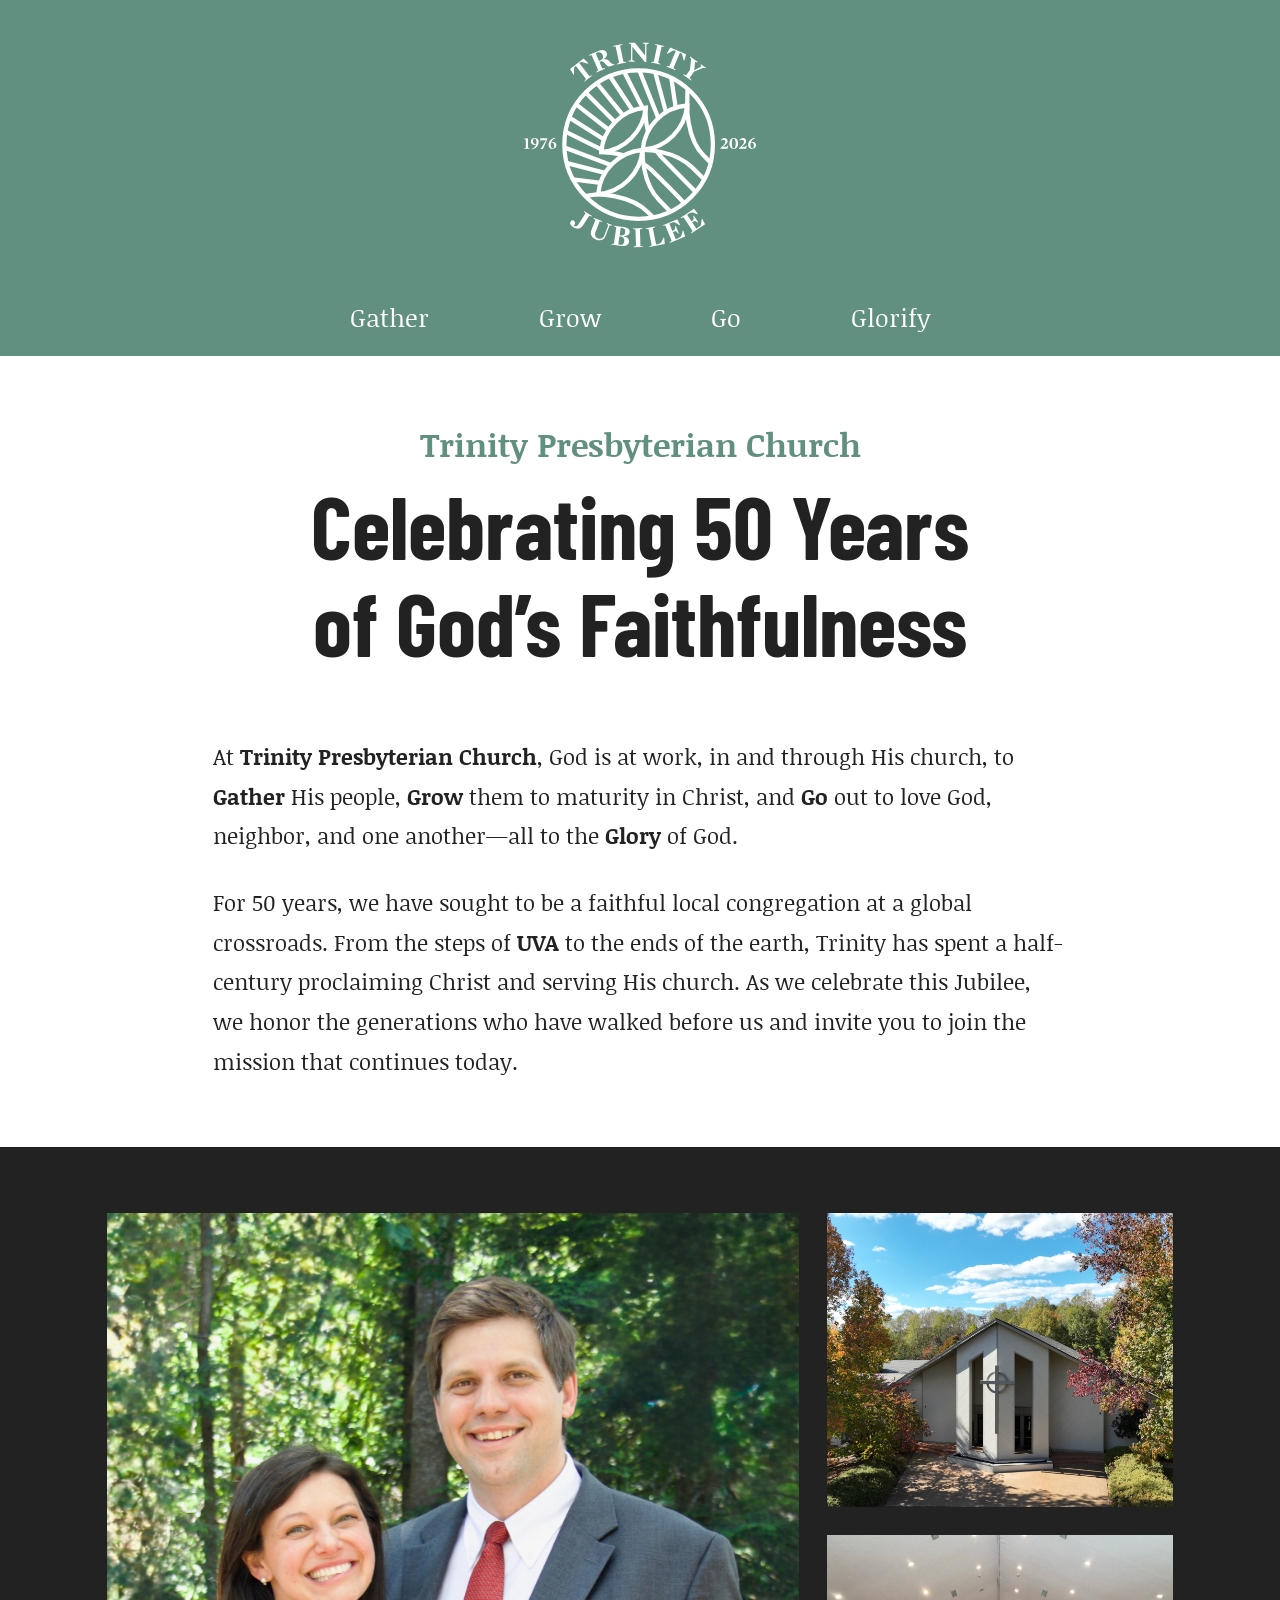
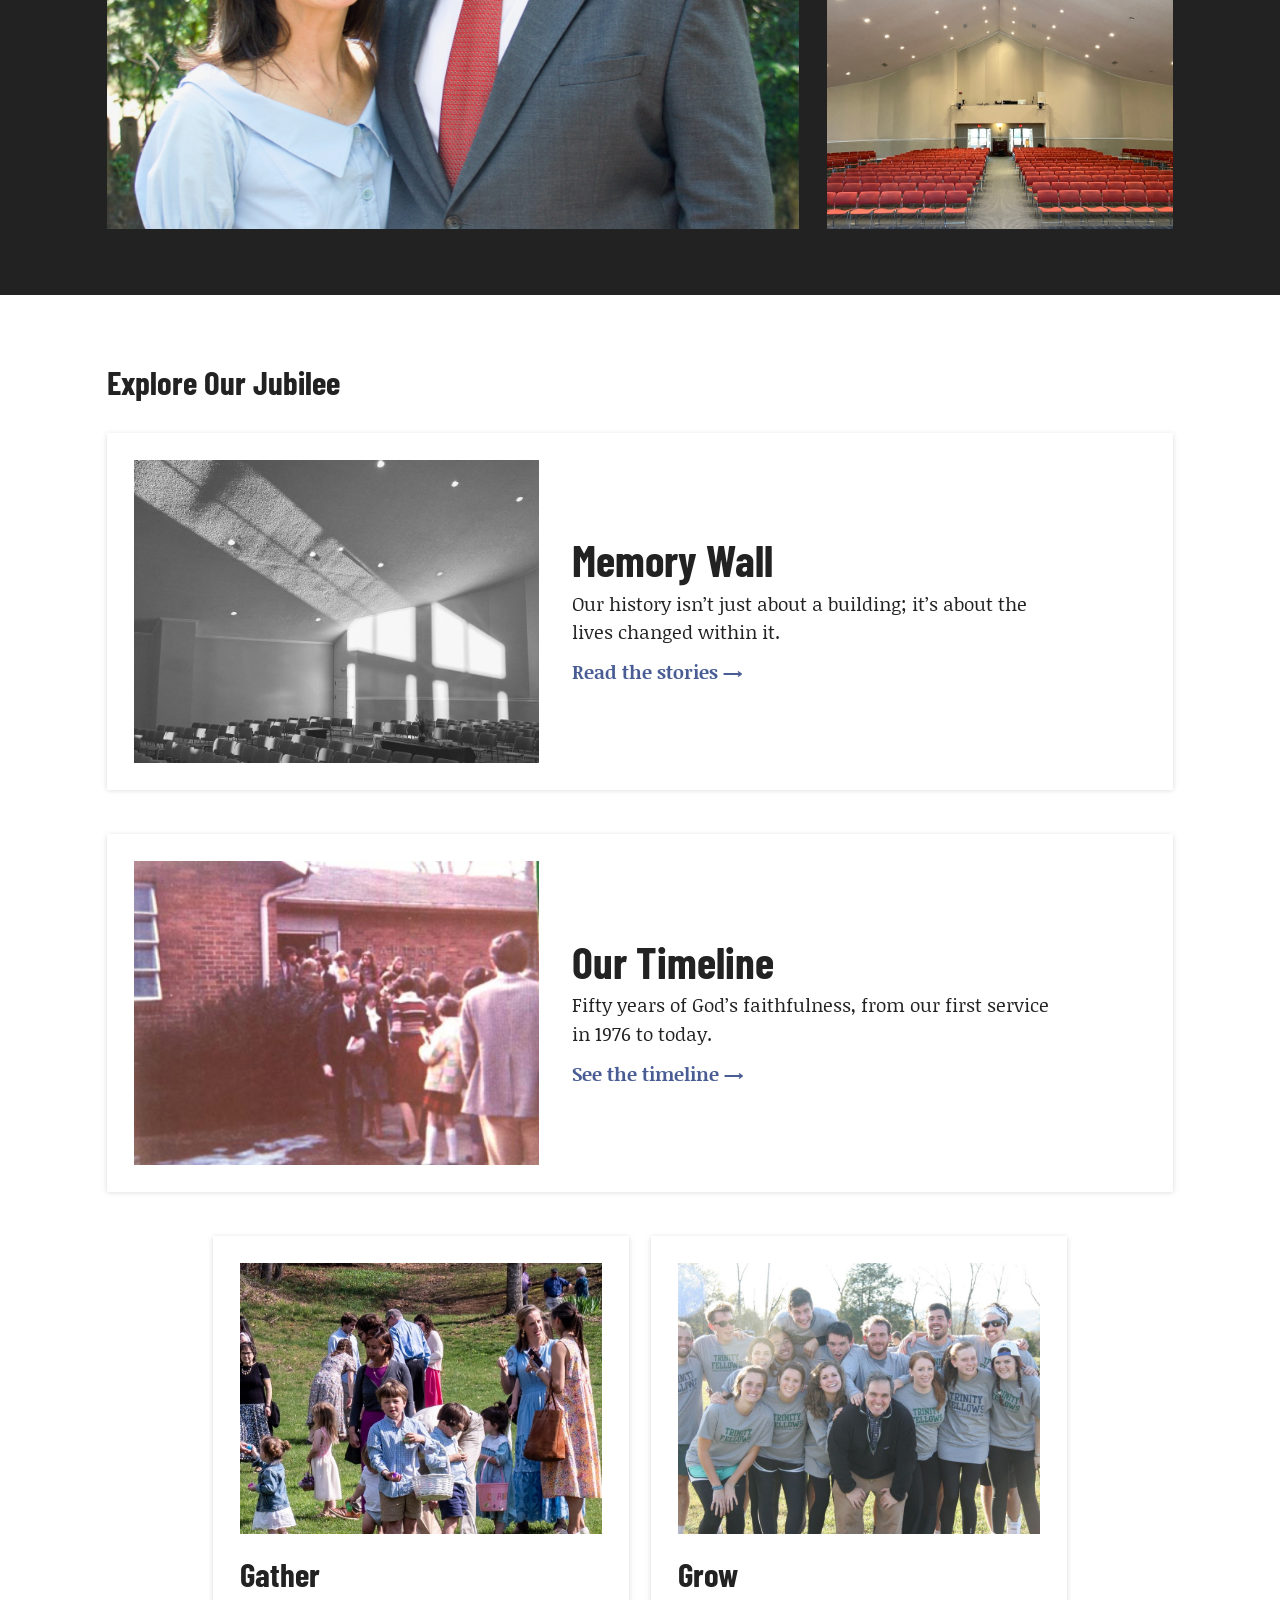
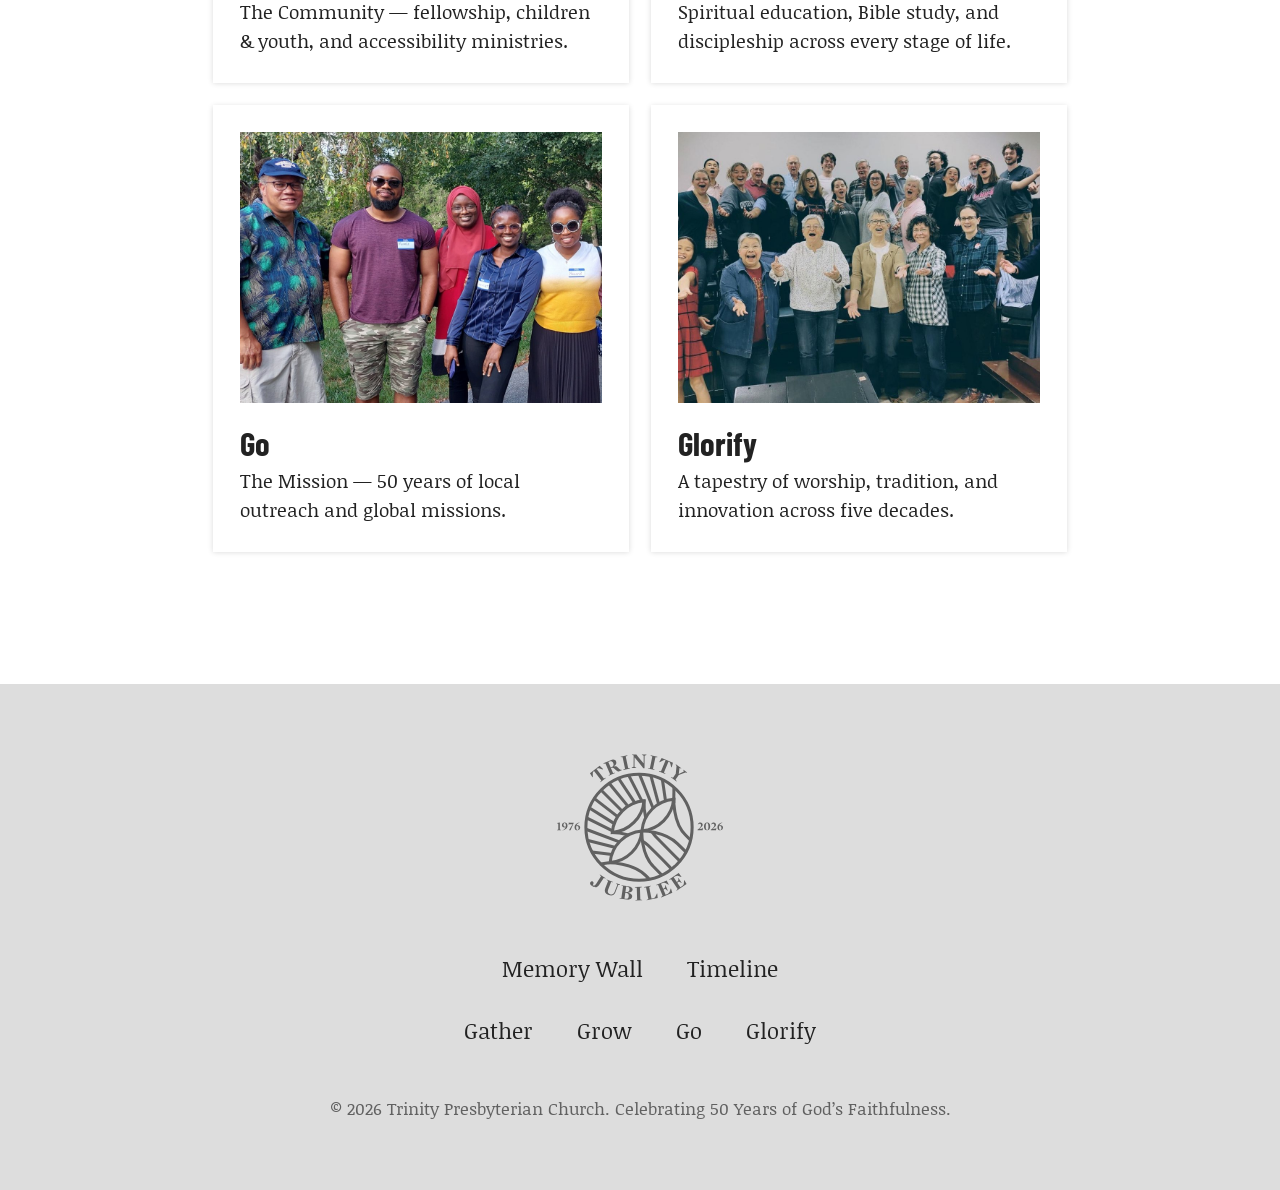
<file: index.html>
<!doctype html>
<html lang="en">
  <head>
    <meta charset="UTF-8" />
    <meta name="viewport" content="width=device-width, initial-scale=1.0" />
    <title>
      Trinity Presbyterian Church — Celebrating 50 Years of God’s Faithfulness
    </title>
    <meta
      name="description"
      content="Trinity Presbyterian Church is celebrating 50 years of God’s faithfulness — a Jubilee retrospective on Gathering, Growing, Going, and Glorifying."
    />
    <meta property="og:type" content="website" />
    <meta property="og:site_name" content="Trinity Presbyterian Church" />
    <meta property="og:url" content="https://jubilee.trinitycville.org/" />
    <meta
      property="og:title"
      content="Trinity Presbyterian Church — Celebrating 50 Years of God’s Faithfulness"
    />
    <meta
      property="og:description"
      content="Trinity Presbyterian Church is celebrating 50 years of God’s faithfulness — a Jubilee retrospective on Gathering, Growing, Going, and Glorifying."
    />
    <meta
      property="og:image"
      content="https://jubilee.trinitycville.org/assets/images/og/og-image.jpg"
    />
    <meta property="og:image:width" content="1200" />
    <meta property="og:image:height" content="630" />
    <meta
      property="og:image:alt"
      content="Trinity Presbyterian Church Jubilee, 1976–2026"
    />
    <meta name="twitter:card" content="summary_large_image" />
    <meta
      name="twitter:title"
      content="Trinity Presbyterian Church — Celebrating 50 Years of God’s Faithfulness"
    />
    <meta
      name="twitter:description"
      content="Trinity Presbyterian Church is celebrating 50 years of God’s faithfulness — a Jubilee retrospective on Gathering, Growing, Going, and Glorifying."
    />
    <meta
      name="twitter:image"
      content="https://jubilee.trinitycville.org/assets/images/og/og-image.jpg"
    />
    <link rel="preconnect" href="https://fonts.googleapis.com" />
    <link rel="preconnect" href="https://fonts.gstatic.com" crossorigin />
    <link
      href="https://fonts.googleapis.com/css2?family=Barlow+Condensed:wght@400;700&family=Noticia+Text:ital,wght@0,400;0,700;1,400;1,700&display=swap"
      rel="stylesheet"
    />
    <link rel="stylesheet" href="assets/css/styles.css" />
  </head>
  <body class="page-home">
    <header class="site-header">
      <a
        href="index.html"
        class="site-logo"
        aria-label="Trinity Presbyterian Church — Home"
      >
        <img
          class="site-logo-img"
          src="assets/images/logo/jubilee-lockup-white-on-sage.svg"
          alt="Trinity Presbyterian Church — Jubilee, 1976–2026"
        />
      </a>
    </header>

    <nav class="site-nav" aria-label="Primary">
      <ul id="primary-nav-list" class="nav-list">
        <li><a href="gather.html">Gather</a></li>
        <li><a href="grow.html">Grow</a></li>
        <li><a href="go.html">Go</a></li>
        <li><a href="glorify.html">Glorify</a></li>
      </ul>
    </nav>

    <main>
      <section class="hero">
        <h1>
          <span class="hero-pretitle">Trinity Presbyterian Church</span>
          <span class="hero-title"
            >Celebrating 50 Years of God’s Faithfulness</span
          >
        </h1>
      </section>

      <section class="mission text-section" aria-labelledby="mission-heading">
        <h2 id="mission-heading" class="sr-only">Our Mission</h2>
        <p>
          At <strong>Trinity Presbyterian Church</strong>, God is at work, in
          and through His church, to <strong>Gather</strong> His people,
          <strong>Grow</strong> them to maturity in Christ, and
          <strong>Go</strong> out to love God, neighbor, and one
          another&mdash;all to the <strong>Glory</strong> of God.
        </p>
        <p>
          For 50 years, we have sought to be a faithful local congregation at a
          global crossroads. From the steps of <strong>UVA</strong> to the ends
          of the earth, Trinity has spent a half-century proclaiming Christ and
          serving His church. As we celebrate this Jubilee, we honor the
          generations who have walked before us and invite you to join the
          mission that continues today.
        </p>
      </section>

      <section class="photo-showcase" aria-label="Photo highlights">
        <div class="photo-showcase-grid">
          <div class="photo-showcase-slot photo-showcase-large">
            <img
              src="assets/images/home/gallery/chris-and-christen.jpg"
              alt="Pastor Chris Colquitt with his wife, Christen"
              loading="lazy"
            />
          </div>
          <div class="photo-showcase-slot photo-showcase-small">
            <img
              src="assets/images/home/gallery/gallery-07.jpg"
              alt="The entrance to Trinity Presbyterian Church, after recent exterior renovations."
              loading="lazy"
            />
          </div>
          <div class="photo-showcase-slot photo-showcase-small">
            <img
              src="assets/images/home/gallery/gallery-13.jpg"
              alt="The sanctuary at Trinity Presbyterian Church, featuring the red-orange chairs that served us for decades."
              loading="lazy"
            />
          </div>
        </div>
      </section>

      <nav class="card-grid" aria-labelledby="explore-heading">
        <h2 id="explore-heading">Explore Our Jubilee</h2>
        <ul class="card-row">
          <li class="card card-wide">
            <a href="memory-wall.html">
              <div class="photo-frame">
                <img
                  src="assets/images/home/cards/memory-wall.jpg"
                  alt="A black-and-white photo of the empty Trinity sanctuary, as shadows are cast on the curved wall."
                  loading="lazy"
                />
              </div>
              <div class="card-text">
                <h3>Memory Wall</h3>
                <p>
                  Our history isn’t just about a building; it’s about the lives
                  changed within it.
                </p>
                <p class="card-cta">Read the stories &rarr;</p>
              </div>
            </a>
          </li>
          <li class="card card-wide">
            <a href="timeline.html">
              <div class="photo-frame">
                <img
                  src="assets/images/home/cards/timeline.jpg"
                  alt="Attendees line up at the entrance to the Baptist Student Union for one of the first services of Trinity Presbyterian Church, 1976."
                  loading="lazy"
                />
              </div>
              <div class="card-text">
                <h3>Our Timeline</h3>
                <p>
                  Fifty years of God’s faithfulness, from our first service in
                  1976 to today.
                </p>
                <p class="card-cta">See the timeline &rarr;</p>
              </div>
            </a>
          </li>
        </ul>
        <ul class="card-row card-row--secondary">
          <li class="card">
            <a href="gather.html">
              <div class="photo-frame">
                <img
                  src="assets/images/home/cards/gather.jpg"
                  alt="Children gather eggs at Easter."
                  loading="lazy"
                />
              </div>
              <h3>Gather</h3>
              <p>
                The Community &mdash; fellowship, children &amp; youth, and
                accessibility ministries.
              </p>
            </a>
          </li>
          <li class="card">
            <a href="grow.html">
              <div class="photo-frame">
                <img
                  src="assets/images/home/cards/grow.jpg"
                  alt="Trinity Fellows gather for a group photo."
                  loading="lazy"
                />
              </div>
              <h3>Grow</h3>
              <p>
                Spiritual education, Bible study, and discipleship across every
                stage of life.
              </p>
            </a>
          </li>
          <li class="card">
            <a href="go.html">
              <div class="photo-frame">
                <img
                  src="assets/images/home/cards/go.jpg"
                  alt="Marty Johnson, on mission."
                  loading="lazy"
                />
              </div>
              <h3>Go</h3>
              <p>
                The Mission &mdash; 50 years of local outreach and global
                missions.
              </p>
            </a>
          </li>
          <li class="card">
            <a href="glorify.html">
              <div class="photo-frame">
                <img
                  src="assets/images/home/cards/glorify.jpg"
                  alt="The Trinity choir poses for a photo."
                  loading="lazy"
                />
              </div>
              <h3>Glorify</h3>
              <p>
                A tapestry of worship, tradition, and innovation across five
                decades.
              </p>
            </a>
          </li>
        </ul>
      </nav>
    </main>

    <footer class="site-footer">
      <a
        href="index.html"
        class="footer-logo"
        aria-label="Trinity Presbyterian Church — Home"
      >
        <img
          class="footer-logo-img"
          src="assets/images/logo/jubilee-lockup-gray-on-transparent.svg"
          alt="Trinity Presbyterian Church — Jubilee, 1976–2026"
        />
      </a>
      <nav class="footer-nav" aria-label="Footer">
        <ul>
          <li><a href="memory-wall.html">Memory Wall</a></li>
          <li><a href="timeline.html">Timeline</a></li>
        </ul>
        <ul>
          <li><a href="gather.html">Gather</a></li>
          <li><a href="grow.html">Grow</a></li>
          <li><a href="go.html">Go</a></li>
          <li><a href="glorify.html">Glorify</a></li>
        </ul>
      </nav>
      <p class="footer-meta">
        &copy; 2026 Trinity Presbyterian Church. Celebrating 50 Years of God’s
        Faithfulness.
      </p>
    </footer>

    <script src="assets/js/main.js"></script>
  </body>
</html>
</file>
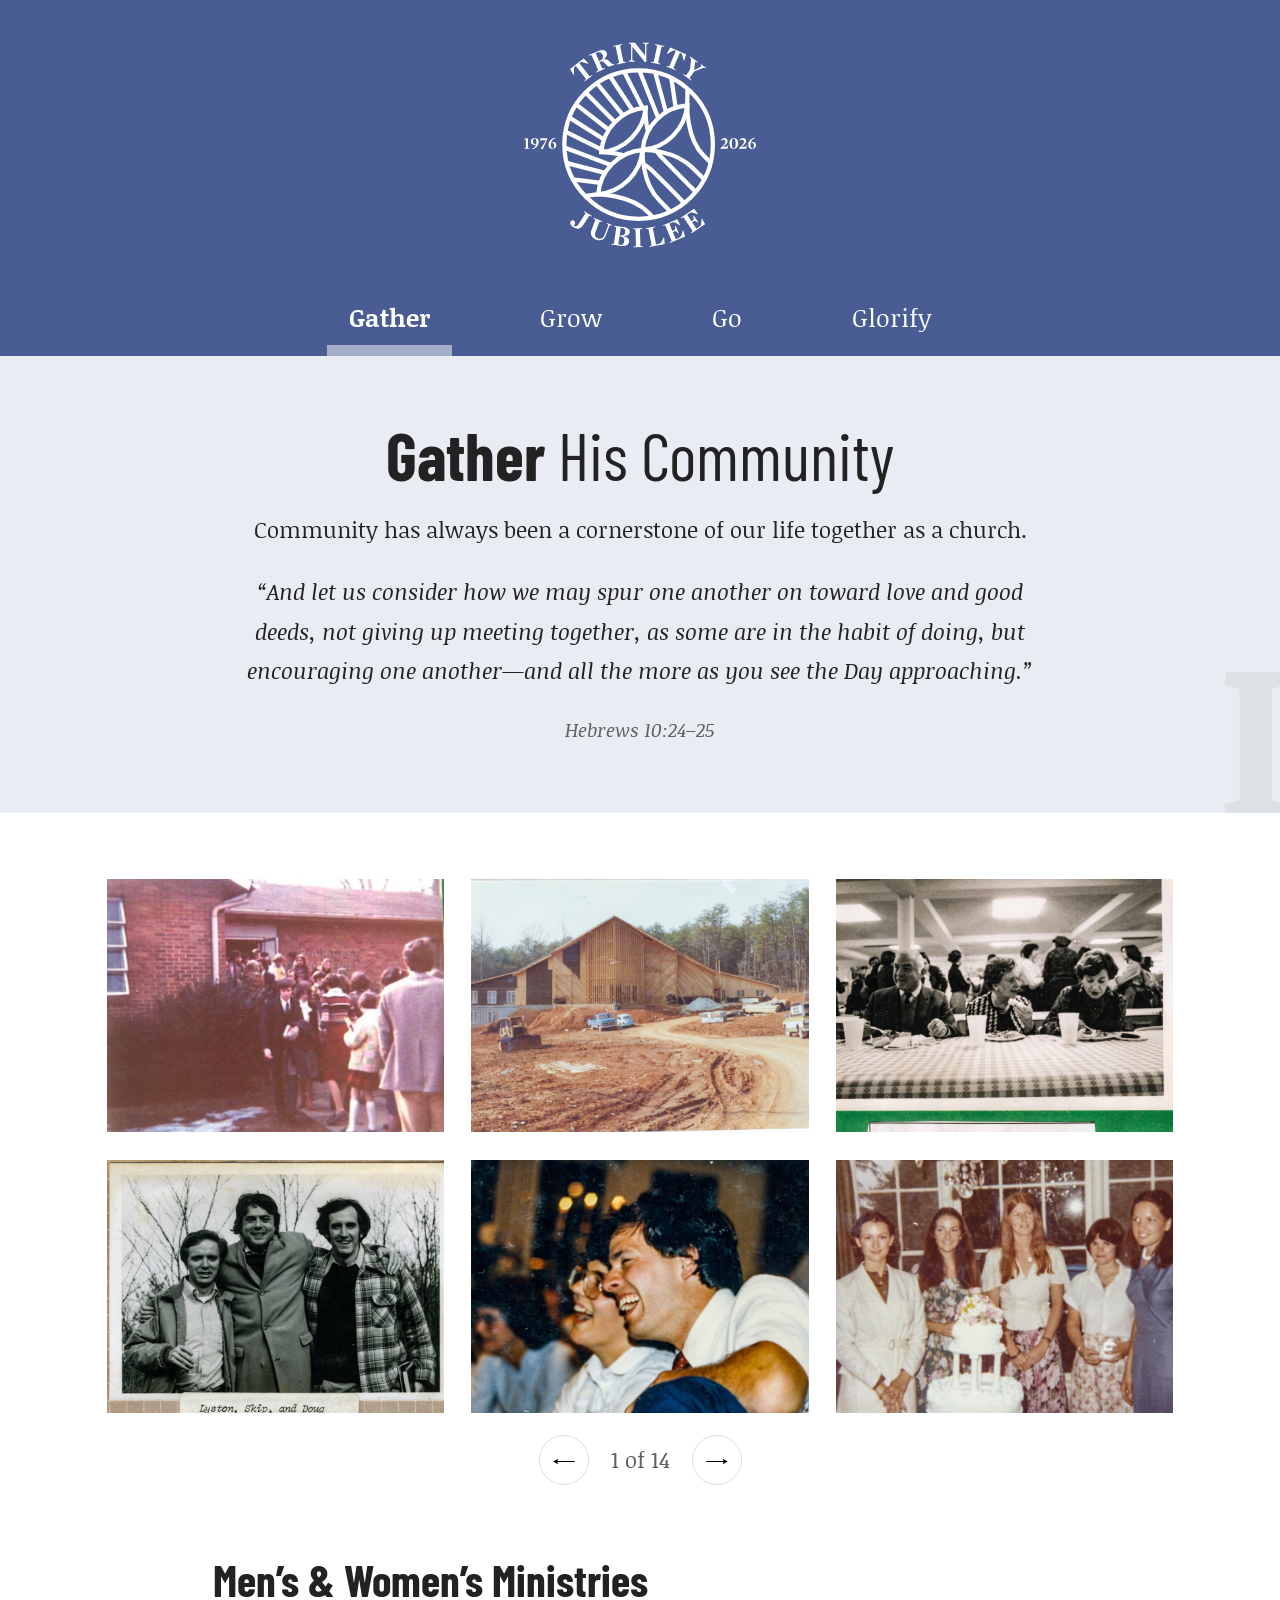
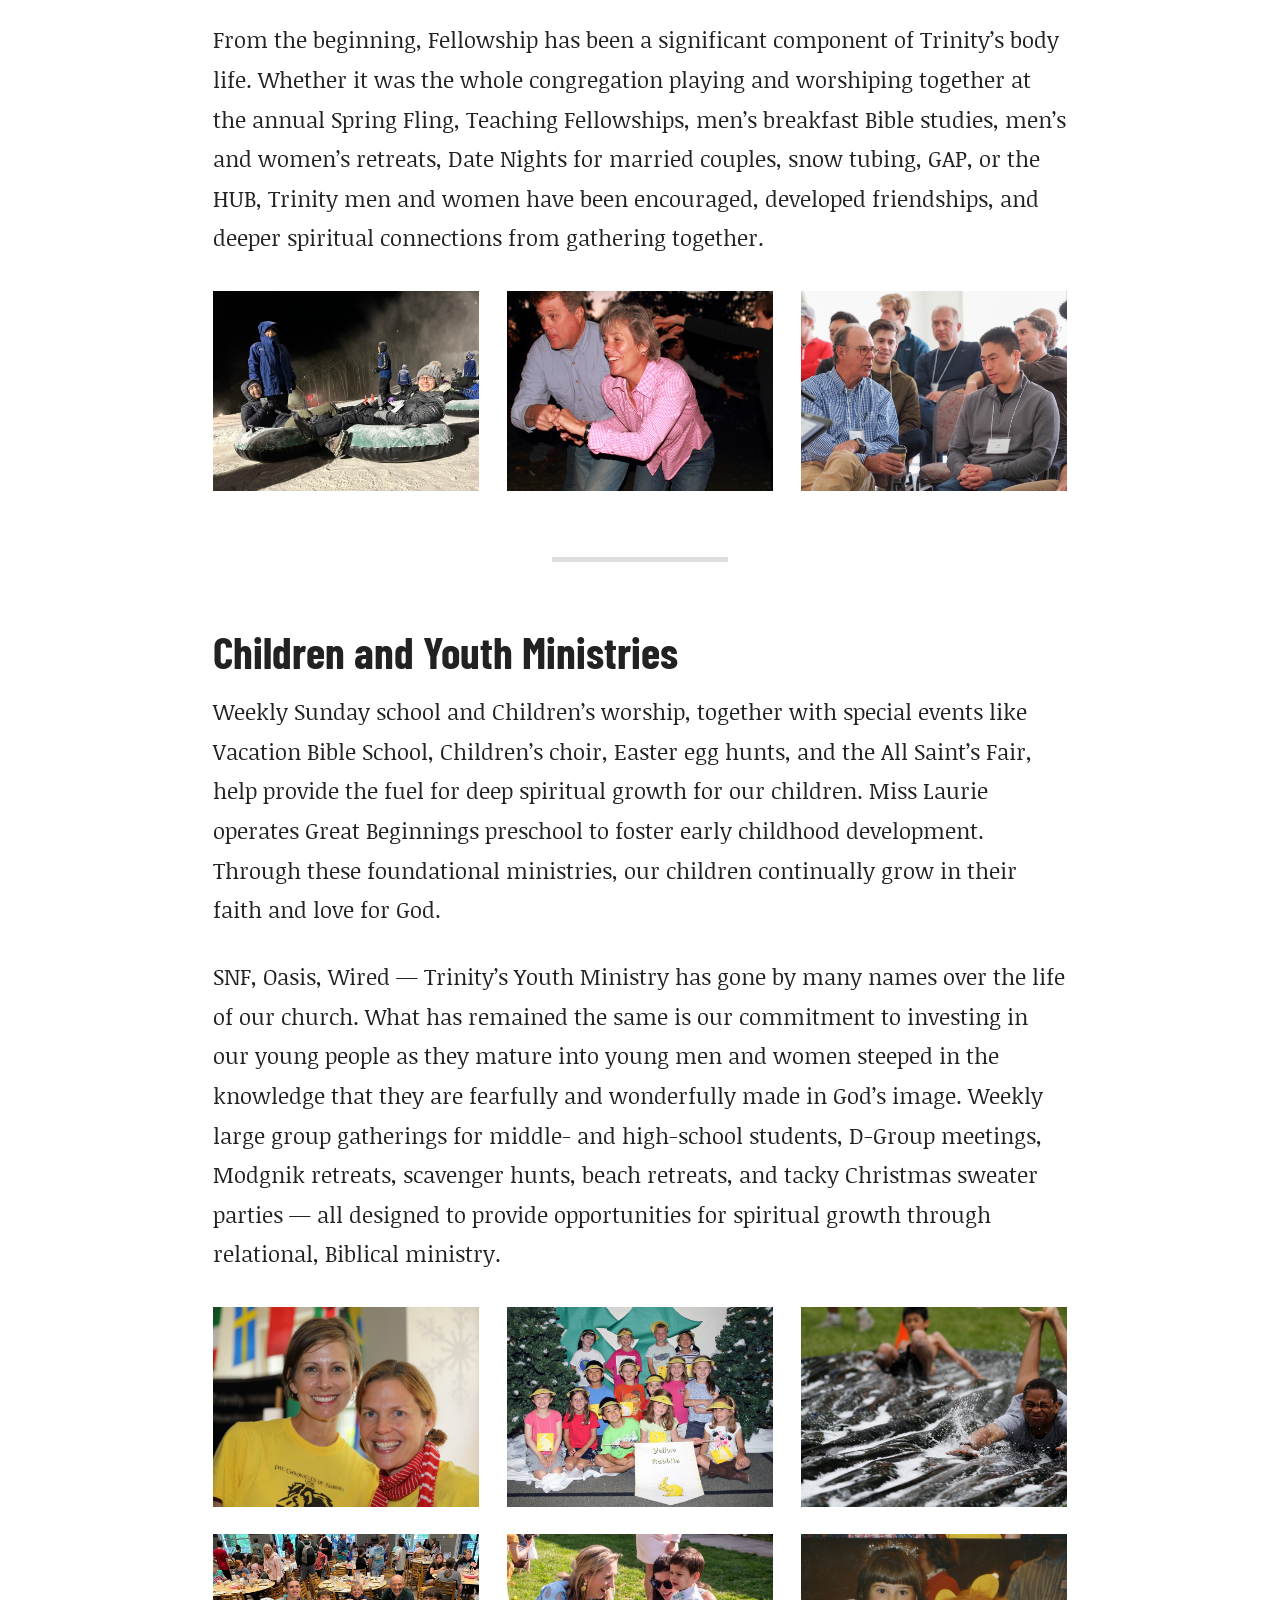
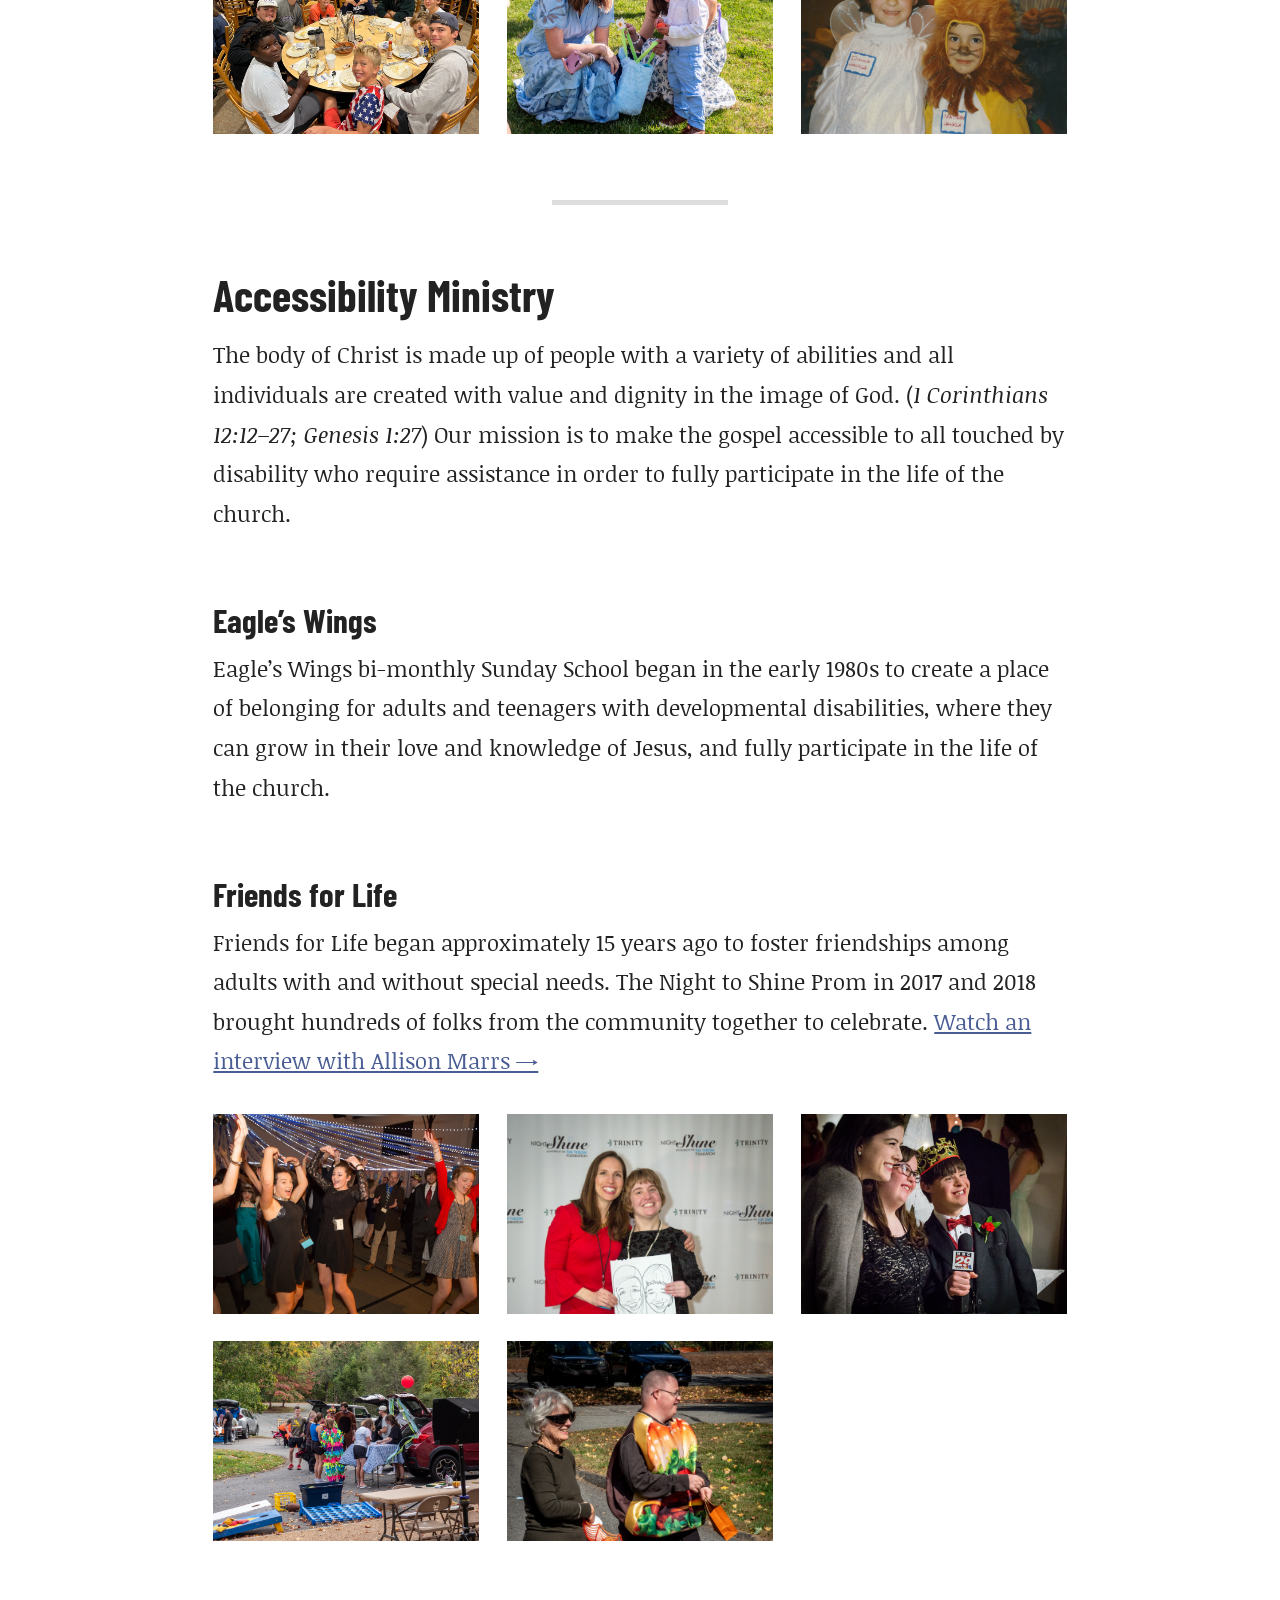
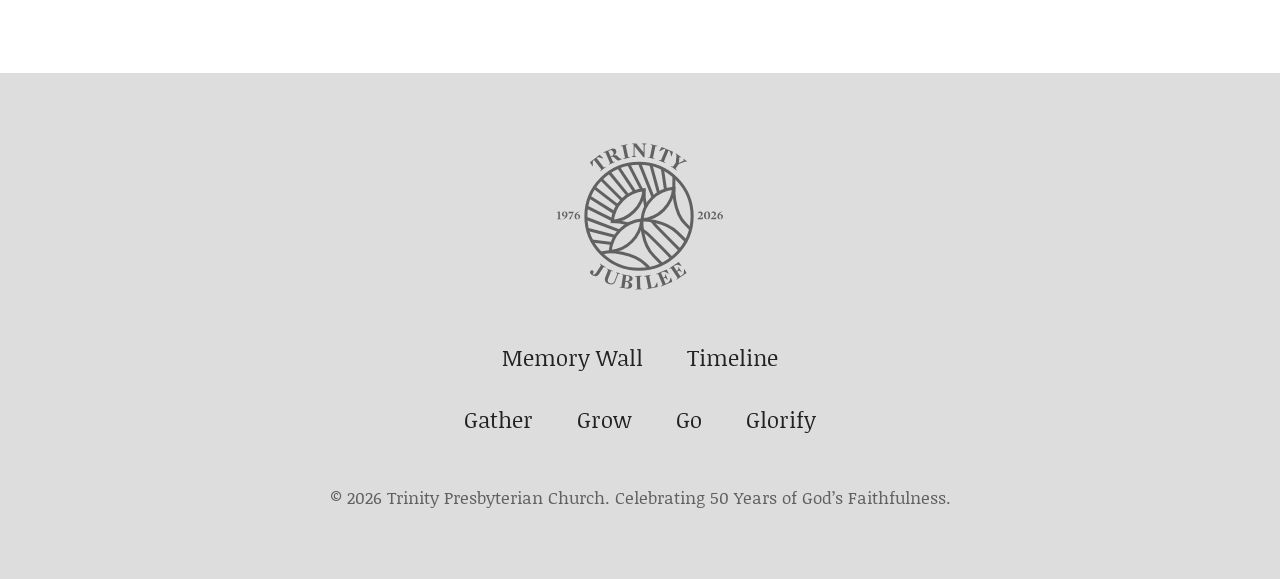
<file: gather.html>
<!doctype html>
<html lang="en">
  <head>
    <meta charset="UTF-8" />
    <meta name="viewport" content="width=device-width, initial-scale=1.0" />
    <title>Gather — Trinity Presbyterian Church</title>
    <meta
      name="description"
      content="Gather: The Community — fellowship, children & youth ministries, and accessibility ministry at Trinity Presbyterian Church."
    />
    <meta property="og:type" content="website" />
    <meta property="og:site_name" content="Trinity Presbyterian Church" />
    <meta
      property="og:url"
      content="https://jubilee.trinitycville.org/gather.html"
    />
    <meta property="og:title" content="Gather — Trinity Presbyterian Church" />
    <meta
      property="og:description"
      content="Gather: The Community — fellowship, children & youth ministries, and accessibility ministry at Trinity Presbyterian Church."
    />
    <meta
      property="og:image"
      content="https://jubilee.trinitycville.org/assets/images/og/og-image.jpg"
    />
    <meta property="og:image:width" content="1200" />
    <meta property="og:image:height" content="630" />
    <meta
      property="og:image:alt"
      content="Trinity Presbyterian Church Jubilee, 1976–2026"
    />
    <meta name="twitter:card" content="summary_large_image" />
    <meta name="twitter:title" content="Gather — Trinity Presbyterian Church" />
    <meta
      name="twitter:description"
      content="Gather: The Community — fellowship, children & youth ministries, and accessibility ministry at Trinity Presbyterian Church."
    />
    <meta
      name="twitter:image"
      content="https://jubilee.trinitycville.org/assets/images/og/og-image.jpg"
    />
    <link rel="preconnect" href="https://fonts.googleapis.com" />
    <link rel="preconnect" href="https://fonts.gstatic.com" crossorigin />
    <link
      href="https://fonts.googleapis.com/css2?family=Barlow+Condensed:wght@400;700&family=Noticia+Text:ital,wght@0,400;0,700;1,400;1,700&display=swap"
      rel="stylesheet"
    />
    <link rel="stylesheet" href="assets/css/styles.css" />
  </head>
  <body class="page-gather">
    <header class="site-header">
      <a
        href="index.html"
        class="site-logo"
        aria-label="Trinity Presbyterian Church — Home"
      >
        <img
          class="site-logo-img"
          src="assets/images/logo/jubilee-lockup-white-on-sage.svg"
          alt="Trinity Presbyterian Church — Jubilee, 1976–2026"
        />
      </a>
    </header>

    <nav class="site-nav" aria-label="Primary">
      <ul id="primary-nav-list" class="nav-list">
        <li><a href="gather.html">Gather</a></li>
        <li><a href="grow.html">Grow</a></li>
        <li><a href="go.html">Go</a></li>
        <li><a href="glorify.html">Glorify</a></li>
      </ul>
    </nav>

    <main>
      <header class="page-intro">
        <p class="page-eyebrow" aria-hidden="true">I</p>
        <h1 class="page-title">
          Gather <span class="page-subtitle">His Community</span>
        </h1>
        <p>
          Community has always been a cornerstone of our life together as a
          church.
        </p>
        <blockquote>
          <p>
            “And let us consider how we may spur one another on toward love and
            good deeds, not giving up meeting together, as some are in the habit
            of doing, but encouraging one another—and all the more as you see
            the Day approaching.”
          </p>
          <footer>Hebrews 10:24–25</footer>
        </blockquote>
      </header>

      <section class="photo-gallery" aria-labelledby="gather-gallery-heading">
        <h2 id="gather-gallery-heading" class="sr-only">Gather Photos</h2>
        <ul>
          <li class="photo-gallery-item">
            <figure>
              <div class="photo-frame">
                <img
                  src="assets/images/gather/gallery/1976-baptist-student-center.jpg"
                  alt="The Baptist Student Center, site of Trinity’s first worship service 1976"
                  loading="lazy"
                />
              </div>
            </figure>
          </li>
          <li class="photo-gallery-item">
            <figure>
              <div class="photo-frame">
                <img
                  src="assets/images/gather/gallery/1982-new-building.jpg"
                  alt="Trinity’s new building, 1982"
                  loading="lazy"
                />
              </div>
            </figure>
          </li>
          <li class="photo-gallery-item">
            <figure>
              <div class="photo-frame">
                <img
                  src="assets/images/gather/gallery/gallery-16.jpg"
                  alt="Church Founders"
                  loading="lazy"
                />
              </div>
            </figure>
          </li>
          <li class="photo-gallery-item">
            <figure>
              <div class="photo-frame">
                <img
                  src="assets/images/gather/gallery/gallery-19.jpg"
                  alt="Church Leaders w Skip Ryan"
                  loading="lazy"
                />
              </div>
            </figure>
          </li>
          <li class="photo-gallery-item">
            <figure>
              <div class="photo-frame">
                <img
                  src="assets/images/gather/gallery/gallery-30.jpg"
                  alt="Mike Sharrett laughing"
                  loading="lazy"
                />
              </div>
            </figure>
          </li>
          <li class="photo-gallery-item">
            <figure>
              <div class="photo-frame">
                <img
                  src="assets/images/gather/gallery/gallery-21.jpg"
                  alt="Wedding party (Jane Nolan)"
                  loading="lazy"
                />
              </div>
            </figure>
          </li>
          <li class="photo-gallery-item">
            <figure>
              <div class="photo-frame">
                <img
                  src="assets/images/gather/gallery/gallery-25.jpg"
                  alt="Wedding Skip &amp; Barb Ryan"
                  loading="lazy"
                />
              </div>
            </figure>
          </li>
          <li class="photo-gallery-item">
            <figure>
              <div class="photo-frame">
                <img
                  src="assets/images/gather/gallery/gallery-14.jpg"
                  alt="Church Gathering 1980s"
                  loading="lazy"
                />
              </div>
            </figure>
          </li>
          <li class="photo-gallery-item">
            <figure>
              <div class="photo-frame">
                <img
                  src="assets/images/gather/gallery/gallery-12.jpg"
                  alt="Spring Fling 1979"
                  loading="lazy"
                />
              </div>
            </figure>
          </li>
          <li class="photo-gallery-item">
            <figure>
              <div class="photo-frame">
                <img
                  src="assets/images/gather/gallery/gallery-24.jpg"
                  alt="Spring Fling"
                  loading="lazy"
                />
              </div>
            </figure>
          </li>
          <li class="photo-gallery-item">
            <figure>
              <div class="photo-frame">
                <img
                  src="assets/images/gather/gallery/gallery-27.jpg"
                  alt="Spring Fling Barb A, Jane B, Shannon C"
                  loading="lazy"
                />
              </div>
            </figure>
          </li>
          <li class="photo-gallery-item">
            <figure>
              <div class="photo-frame">
                <img
                  src="assets/images/gather/gallery/gallery-29.jpg"
                  alt="Spring Fling David Mills"
                  style="object-position: center 12%;"
                  loading="lazy"
                />
              </div>
            </figure>
          </li>
          <li class="photo-gallery-item">
            <figure>
              <div class="photo-frame">
                <img
                  src="assets/images/gather/gallery/gallery-17.jpg"
                  alt="Spring Fling"
                  loading="lazy"
                />
              </div>
            </figure>
          </li>
          <li class="photo-gallery-item">
            <figure>
              <div class="photo-frame">
                <img
                  src="assets/images/gather/gallery/gallery-18.jpg"
                  alt="Spring Fling"
                  loading="lazy"
                />
              </div>
            </figure>
          </li>
          <li class="photo-gallery-item">
            <figure>
              <div class="photo-frame">
                <img
                  src="assets/images/gather/gallery/gallery-13.jpg"
                  alt="Spring Fling 1979"
                  loading="lazy"
                />
              </div>
            </figure>
          </li>
          <li class="photo-gallery-item">
            <figure>
              <div class="photo-frame">
                <img
                  src="assets/images/gather/gallery/gallery-09.jpg"
                  alt="Spring Fling"
                  style="object-position: center 12%;"
                  loading="lazy"
                />
              </div>
            </figure>
          </li>
          <li class="photo-gallery-item">
            <figure>
              <div class="photo-frame">
                <img
                  src="assets/images/gather/gallery/gallery-07.jpg"
                  alt="Spring Fling 1979"
                  style="object-position: center 13%;"
                  loading="lazy"
                />
              </div>
            </figure>
          </li>
          <li class="photo-gallery-item">
            <figure>
              <div class="photo-frame">
                <img
                  src="assets/images/gather/gallery/gallery-08.jpg"
                  alt="Church Picnic"
                  loading="lazy"
                />
              </div>
            </figure>
          </li>
          <li class="photo-gallery-item">
            <figure>
              <div class="photo-frame">
                <img
                  src="assets/images/gather/gallery/gallery-28.jpg"
                  alt="Spring Fling Lisa Wood, Dottie Guthrie, Beth Barr"
                  loading="lazy"
                />
              </div>
            </figure>
          </li>
          <li class="photo-gallery-item">
            <figure>
              <div class="photo-frame">
                <img
                  src="assets/images/gather/gallery/gallery-31.jpg"
                  alt="Communion Service @ St. Mark’s"
                  loading="lazy"
                />
              </div>
            </figure>
          </li>
          <li class="photo-gallery-item">
            <figure>
              <div class="photo-frame">
                <img
                  src="assets/images/gather/gallery/gallery-32.jpg"
                  alt="Jack Jouett School church"
                  loading="lazy"
                />
              </div>
            </figure>
          </li>
          <li class="photo-gallery-item">
            <figure>
              <div class="photo-frame">
                <img
                  src="assets/images/gather/gallery/gallery-34.jpg"
                  alt="Baptist Student Union 1977"
                  loading="lazy"
                />
              </div>
            </figure>
          </li>
          <li class="photo-gallery-item">
            <figure>
              <div class="photo-frame">
                <img
                  src="assets/images/gather/gallery/gallery-11.jpg"
                  alt="Church Work Day, Ed Feldman"
                  loading="lazy"
                />
              </div>
            </figure>
          </li>
          <li class="photo-gallery-item">
            <figure>
              <div class="photo-frame">
                <img
                  src="assets/images/gather/gallery/gallery-26.jpg"
                  alt="Church Picnic"
                  loading="lazy"
                />
              </div>
            </figure>
          </li>
          <li class="photo-gallery-item">
            <figure>
              <div class="photo-frame">
                <img
                  src="assets/images/gather/gallery/night-to-shine-01.jpg"
                  alt="Night to Shine"
                  loading="lazy"
                />
              </div>
            </figure>
          </li>
          <li class="photo-gallery-item">
            <figure>
              <div class="photo-frame">
                <img
                  src="assets/images/gather/gallery/night-to-shine-02.jpg"
                  alt="Night to Shine"
                  loading="lazy"
                />
              </div>
            </figure>
          </li>
          <li class="photo-gallery-item">
            <figure>
              <div class="photo-frame">
                <img
                  src="assets/images/gather/gallery/gallery-22.jpg"
                  alt="Children’s Christmas Pageant 1980s"
                  loading="lazy"
                />
              </div>
            </figure>
          </li>
          <li class="photo-gallery-item">
            <figure>
              <div class="photo-frame">
                <img
                  src="assets/images/gather/gallery/gallery-23.jpg"
                  alt="Children’s Christmas Pageant 1980s"
                  loading="lazy"
                />
              </div>
            </figure>
          </li>
          <li class="photo-gallery-item">
            <figure>
              <div class="photo-frame">
                <img
                  src="assets/images/gather/gallery/gallery-20.jpg"
                  alt="Early Women’s Retreat"
                  loading="lazy"
                />
              </div>
            </figure>
          </li>
          <li class="photo-gallery-item">
            <figure>
              <div class="photo-frame">
                <img
                  src="assets/images/gather/gallery/gallery-33.jpg"
                  alt="Womens Retreat 1990s"
                  loading="lazy"
                />
              </div>
            </figure>
          </li>
          <li class="photo-gallery-item">
            <figure>
              <div class="photo-frame">
                <img
                  src="assets/images/gather/gallery/gallery-35.jpg"
                  alt="Spring Fling Michael Guthrie"
                  loading="lazy"
                />
              </div>
            </figure>
          </li>
          <li class="photo-gallery-item">
            <figure>
              <div class="photo-frame">
                <img
                  src="assets/images/gather/gallery/gallery-36.jpg"
                  alt="Spring Fling"
                  loading="lazy"
                />
              </div>
            </figure>
          </li>
          <li class="photo-gallery-item">
            <figure>
              <div class="photo-frame">
                <img
                  src="assets/images/gather/gallery/gallery-37.jpg"
                  alt="Women’s Retreat Eleanor Mills, Diane Gilliam, Lisa Wood, Ellen Turner"
                  loading="lazy"
                />
              </div>
            </figure>
          </li>
          <li class="photo-gallery-item">
            <figure>
              <div class="photo-frame">
                <img
                  src="assets/images/gather/gallery/gallery-06.jpg"
                  alt="Women’s Retreat 1992"
                  loading="lazy"
                />
              </div>
            </figure>
          </li>
          <li class="photo-gallery-item">
            <figure>
              <div class="photo-frame">
                <img
                  src="assets/images/gather/gallery/gallery-38.jpg"
                  alt="Pastor Skit with Carol McCormick"
                  loading="lazy"
                />
              </div>
            </figure>
          </li>
          <li class="photo-gallery-item">
            <figure>
              <div class="photo-frame">
                <img
                  src="assets/images/gather/gallery/gallery-39.jpg"
                  alt="Women’s Retreat Brenda Cox, Lisa McNerney"
                  loading="lazy"
                />
              </div>
            </figure>
          </li>
          <li class="photo-gallery-item">
            <figure>
              <div class="photo-frame">
                <img
                  src="assets/images/gather/gallery/gallery-40.jpg"
                  alt="Elders praying 1980s"
                  loading="lazy"
                />
              </div>
            </figure>
          </li>
          <li class="photo-gallery-item">
            <figure>
              <div class="photo-frame">
                <img
                  src="assets/images/gather/gallery/gallery-41.jpg"
                  alt="Reception 1980s Beth Dixon"
                  loading="lazy"
                />
              </div>
            </figure>
          </li>
          <li class="photo-gallery-item">
            <figure>
              <div class="photo-frame">
                <img
                  src="assets/images/gather/gallery/gallery-43.jpg"
                  alt="All Saints Fair 1990s"
                  loading="lazy"
                />
              </div>
            </figure>
          </li>
          <li class="photo-gallery-item">
            <figure>
              <div class="photo-frame">
                <img
                  src="assets/images/gather/gallery/gallery-01.jpg"
                  alt="International Thanksgiving Dinner"
                  loading="lazy"
                />
              </div>
            </figure>
          </li>
          <li class="photo-gallery-item">
            <figure>
              <div class="photo-frame">
                <img
                  src="assets/images/gather/gallery/gallery-02.jpg"
                  alt="International Thanksgiving Dinner"
                  loading="lazy"
                />
              </div>
            </figure>
          </li>
          <li class="photo-gallery-item">
            <figure>
              <div class="photo-frame">
                <img
                  src="assets/images/gather/gallery/gallery-03.jpg"
                  alt="International Thanksgiving Dinner"
                  loading="lazy"
                />
              </div>
            </figure>
          </li>
          <li class="photo-gallery-item">
            <figure>
              <div class="photo-frame">
                <img
                  src="assets/images/gather/gallery/gallery-04.jpg"
                  alt="International Thanksgiving Dinner"
                  loading="lazy"
                />
              </div>
            </figure>
          </li>
          <li class="photo-gallery-item">
            <figure>
              <div class="photo-frame">
                <img
                  src="assets/images/gather/gallery/gallery-05.jpg"
                  alt="International Thanksgiving Dinner"
                  loading="lazy"
                />
              </div>
            </figure>
          </li>
          <li class="photo-gallery-item">
            <figure>
              <div class="photo-frame">
                <img
                  src="assets/images/gather/gallery/international-thanksgiving.jpg"
                  alt="International Thanksgiving Dinner"
                  loading="lazy"
                />
              </div>
            </figure>
          </li>
          <li class="photo-gallery-item">
            <figure>
              <div class="photo-frame">
                <img
                  src="assets/images/gather/gallery/gallery-42.jpg"
                  alt="Youth"
                  loading="lazy"
                />
              </div>
            </figure>
          </li>
          <li class="photo-gallery-item">
            <figure>
              <div class="photo-frame">
                <img
                  src="assets/images/gather/gallery/gallery-45.jpg"
                  alt="Pastor Skit Charlie Drew"
                  loading="lazy"
                />
              </div>
            </figure>
          </li>
          <li class="photo-gallery-item">
            <figure>
              <div class="photo-frame">
                <img
                  src="assets/images/gather/gallery/gallery-46.jpg"
                  alt="Women’s Retreat 1990s Elyse Ashley &amp; Helen Holbrook"
                  loading="lazy"
                />
              </div>
            </figure>
          </li>
          <li class="photo-gallery-item">
            <figure>
              <div class="photo-frame">
                <img
                  src="assets/images/gather/gallery/gallery-47.jpg"
                  alt="Pastor Skit Carol McCormick Going Away Gathering"
                  loading="lazy"
                />
              </div>
            </figure>
          </li>
          <li class="photo-gallery-item">
            <figure>
              <div class="photo-frame">
                <img
                  src="assets/images/gather/gallery/skip-ryan-first-service.jpg"
                  alt="Founding Pastor Skip Ryan"
                  loading="lazy"
                />
              </div>
            </figure>
          </li>
          <li class="photo-gallery-item">
            <figure>
              <div class="photo-frame">
                <img
                  src="assets/images/gather/gallery/archive-1989-17.jpg"
                  alt="Men’s Retreat 1989"
                  loading="lazy"
                />
              </div>
            </figure>
          </li>
          <li class="photo-gallery-item">
            <figure>
              <div class="photo-frame">
                <img
                  src="assets/images/gather/gallery/archive-1989-18.jpg"
                  alt="Men’s Retreat 1989 Craig Wood"
                  loading="lazy"
                />
              </div>
            </figure>
          </li>
          <li class="photo-gallery-item">
            <figure>
              <div class="photo-frame">
                <img
                  src="assets/images/gather/gallery/vbs-2013-01.jpg"
                  alt="Vacation Bible School 2010"
                  loading="lazy"
                />
              </div>
            </figure>
          </li>
          <li class="photo-gallery-item">
            <figure>
              <div class="photo-frame">
                <img
                  src="assets/images/gather/gallery/vbs-2013-02.jpg"
                  alt="Vacation Bible School 2010"
                  loading="lazy"
                />
              </div>
            </figure>
          </li>
          <li class="photo-gallery-item">
            <figure>
              <div class="photo-frame">
                <img
                  src="assets/images/gather/gallery/vbs-2013-03.jpg"
                  alt="Vacation Bible School 2010"
                  loading="lazy"
                />
              </div>
            </figure>
          </li>
          <li class="photo-gallery-item">
            <figure>
              <div class="photo-frame">
                <img
                  src="assets/images/gather/gallery/vbs-2013-04.jpg"
                  alt="Vacation Bible School 2010"
                  loading="lazy"
                />
              </div>
            </figure>
          </li>
          <li class="photo-gallery-item">
            <figure>
              <div class="photo-frame">
                <img
                  src="assets/images/gather/gallery/gallery-51.jpg"
                  alt="Women’s Retreat 1998"
                  loading="lazy"
                />
              </div>
            </figure>
          </li>
          <li class="photo-gallery-item">
            <figure>
              <div class="photo-frame">
                <img
                  src="assets/images/gather/gallery/gallery-52.jpg"
                  alt="Women’s Retreat 1998"
                  loading="lazy"
                />
              </div>
            </figure>
          </li>
          <li class="photo-gallery-item">
            <figure>
              <div class="photo-frame">
                <img
                  src="assets/images/gather/gallery/gallery-55.jpg"
                  alt="Women’s Retreat 1998"
                  loading="lazy"
                />
              </div>
            </figure>
          </li>
          <li class="photo-gallery-item">
            <figure>
              <div class="photo-frame">
                <img
                  src="assets/images/gather/gallery/vbs-pottery-tent.jpg"
                  alt="Vacation Bible School pottery tent with Amy Piedra"
                  loading="lazy"
                />
              </div>
            </figure>
          </li>
          <li class="photo-gallery-item">
            <figure>
              <div class="photo-frame">
                <img
                  src="assets/images/gather/gallery/vbs-craft-tent.jpg"
                  alt="Vacation Bible School craft tent"
                  loading="lazy"
                />
              </div>
            </figure>
          </li>
          <li class="photo-gallery-item">
            <figure>
              <div class="photo-frame">
                <img
                  src="assets/images/gather/gallery/vbs-2017.jpg"
                  alt="Vacation Bible School Marketplace 2017"
                  loading="lazy"
                />
              </div>
            </figure>
          </li>
          <li class="photo-gallery-item">
            <figure>
              <div class="photo-frame">
                <img
                  src="assets/images/gather/gallery/gallery-48.jpg"
                  alt="Children’s Choir 2019"
                  loading="lazy"
                />
              </div>
            </figure>
          </li>
          <li class="photo-gallery-item">
            <figure>
              <div class="photo-frame">
                <img
                  src="assets/images/gather/gallery/gallery-49.jpg"
                  alt="Children’s Choir 2019"
                  loading="lazy"
                />
              </div>
            </figure>
          </li>
          <li class="photo-gallery-item">
            <figure>
              <div class="photo-frame">
                <img
                  src="assets/images/gather/gallery/gallery-50.jpg"
                  alt="Advent Wreath Event Alex Piedra"
                  loading="lazy"
                />
              </div>
            </figure>
          </li>
          <li class="photo-gallery-item">
            <figure>
              <div class="photo-frame">
                <img
                  src="assets/images/gather/gallery/mens-retreat-2023-07.jpg"
                  alt="Men’s Retreat 2023"
                  loading="lazy"
                />
              </div>
            </figure>
          </li>
          <li class="photo-gallery-item">
            <figure>
              <div class="photo-frame">
                <img
                  src="assets/images/gather/gallery/mens-retreat-2023-01.jpg"
                  alt="Men’s Retreat 2023"
                  loading="lazy"
                />
              </div>
            </figure>
          </li>
          <li class="photo-gallery-item">
            <figure>
              <div class="photo-frame">
                <img
                  src="assets/images/gather/gallery/mens-retreat-2023-02.jpg"
                  alt="Men’s Retreat 2023"
                  loading="lazy"
                />
              </div>
            </figure>
          </li>
          <li class="photo-gallery-item">
            <figure>
              <div class="photo-frame">
                <img
                  src="assets/images/gather/gallery/mens-retreat-2023-06.jpg"
                  alt="Men’s Retreat 2023"
                  loading="lazy"
                />
              </div>
            </figure>
          </li>
          <li class="photo-gallery-item">
            <figure>
              <div class="photo-frame">
                <img
                  src="assets/images/gather/gallery/easter-egg-hunt-2024-03.jpg"
                  alt="Children Easter Egg Hunt 2024 - Nelson, Colquitt"
                  loading="lazy"
                />
              </div>
            </figure>
          </li>
          <li class="photo-gallery-item">
            <figure>
              <div class="photo-frame">
                <img
                  src="assets/images/gather/gallery/easter-egg-hunt-2024-02.jpg"
                  alt="Children Easter Egg Hunt 2024 - Chorey"
                  style="object-position: center 15%;"
                  loading="lazy"
                />
              </div>
            </figure>
          </li>
          <li class="photo-gallery-item">
            <figure>
              <div class="photo-frame">
                <img
                  src="assets/images/gather/gallery/easter-egg-hunt-2024-01.jpg"
                  alt="Easter Egg Hunt 2024"
                  loading="lazy"
                />
              </div>
            </figure>
          </li>
          <li class="photo-gallery-item">
            <figure>
              <div class="photo-frame">
                <img
                  src="assets/images/gather/gallery/easter-egg-hunt-2024-05.jpg"
                  alt="Easter Egg Hunt 2024 - Quandt"
                  loading="lazy"
                />
              </div>
            </figure>
          </li>
          <li class="photo-gallery-item">
            <figure>
              <div class="photo-frame">
                <img
                  src="assets/images/gather/gallery/easter-egg-hunt-2024-04.jpg"
                  alt="Easter Egg Hunt 2024 - Mills"
                  loading="lazy"
                />
              </div>
            </figure>
          </li>
          <li class="photo-gallery-item">
            <figure>
              <div class="photo-frame">
                <img
                  src="assets/images/gather/gallery/mens-retreat-2023-05.jpg"
                  alt="Men’s Retreat 2023"
                  loading="lazy"
                />
              </div>
            </figure>
          </li>
          <li class="photo-gallery-item">
            <figure>
              <div class="photo-frame">
                <img
                  src="assets/images/gather/gallery/mens-retreat-2023-04.jpg"
                  alt="Men’s Retreat 2023"
                  loading="lazy"
                />
              </div>
            </figure>
          </li>
          <li class="photo-gallery-item">
            <figure>
              <div class="photo-frame">
                <img
                  src="assets/images/gather/gallery/mens-retreat-2023-03.jpg"
                  alt="Men’s Retreat 2023"
                  loading="lazy"
                />
              </div>
            </figure>
          </li>
          <li class="photo-gallery-item">
            <figure>
              <div class="photo-frame">
                <img
                  src="assets/images/gather/gallery/gallery-56.jpg"
                  alt="Women’s Retreat 1990s"
                  loading="lazy"
                />
              </div>
            </figure>
          </li>
          <li class="photo-gallery-item">
            <figure>
              <div class="photo-frame">
                <img
                  src="assets/images/gather/gallery/gallery-10.jpg"
                  alt="Trinity Elders Frank Berry, Bill Porter, Mark King"
                  loading="lazy"
                />
              </div>
            </figure>
          </li>
          <li class="photo-gallery-item">
            <figure>
              <div class="photo-frame">
                <img
                  src="assets/images/gather/gallery/womens-council-color.jpg"
                  alt="Women’s Council"
                  loading="lazy"
                />
              </div>
            </figure>
          </li>
          <li class="photo-gallery-item">
            <figure>
              <div class="photo-frame">
                <img
                  src="assets/images/gather/gallery/womens-council-bw.jpg"
                  alt="Women’s Council"
                  loading="lazy"
                />
              </div>
            </figure>
          </li>
          <li class="photo-gallery-item">
            <figure>
              <div class="photo-frame">
                <img
                  src="assets/images/gather/gallery/gallery-53.jpg"
                  alt="Men’s Breakfast 2024"
                  loading="lazy"
                />
              </div>
            </figure>
          </li>
          <li class="photo-gallery-item">
            <figure>
              <div class="photo-frame">
                <img
                  src="assets/images/gather/gallery/gallery-54.jpg"
                  alt="Men’s Breakfast 2024"
                  loading="lazy"
                />
              </div>
            </figure>
          </li>
        </ul>
      </section>

      <article
        class="chapter text-section"
        aria-labelledby="mens-womens-heading"
      >
        <h2 id="mens-womens-heading">Men’s &amp; Women’s Ministries</h2>
        <p>
          From the beginning, Fellowship has been a significant component of
          Trinity’s body life. Whether it was the whole congregation playing and
          worshiping together at the annual Spring Fling, Teaching Fellowships,
          men’s breakfast Bible studies, men’s and women’s retreats, Date Nights
          for married couples, snow tubing, GAP, or the HUB, Trinity men and
          women have been encouraged, developed friendships, and deeper
          spiritual connections from gathering together.
        </p>
        <section
          class="photo-gallery"
          aria-label="Men’s &amp; Women’s Ministries photos"
        >
          <ul>
            <li class="photo-gallery-item">
              <figure>
                <div class="photo-frame">
                  <img
                    src="assets/images/gather/gallery/mens-womens-snow-tubing.jpg"
                    alt="Snow tubing at night"
                    loading="lazy"
                  />
                </div>
              </figure>
            </li>
            <li class="photo-gallery-item">
              <figure>
                <div class="photo-frame">
                  <img
                    src="assets/images/gather/gallery/mens-womens-dancing.jpg"
                    alt="Couples dancing outdoors at a Trinity event"
                    loading="lazy"
                  />
                </div>
              </figure>
            </li>
            <li class="photo-gallery-item">
              <figure>
                <div class="photo-frame">
                  <img
                    src="assets/images/gather/gallery/mens-retreat-2023.jpg"
                    alt="Fall 2023 Men’s Retreat"
                    loading="lazy"
                  />
                </div>
              </figure>
            </li>
          </ul>
        </section>
      </article>

      <article
        class="chapter text-section"
        aria-labelledby="children-youth-heading"
      >
        <h2 id="children-youth-heading">Children and Youth Ministries</h2>
        <p>
          Weekly Sunday school and Children’s worship, together with special
          events like Vacation Bible School, Children’s choir, Easter egg hunts,
          and the All Saint’s Fair, help provide the fuel for deep spiritual
          growth for our children. Miss Laurie operates Great Beginnings
          preschool to foster early childhood development. Through these
          foundational ministries, our children continually grow in their faith
          and love for God.
        </p>
        <p>
          SNF, Oasis, Wired &mdash; Trinity’s Youth Ministry has gone by many
          names over the life of our church. What has remained the same is our
          commitment to investing in our young people as they mature into young
          men and women steeped in the knowledge that they are fearfully and
          wonderfully made in God’s image. Weekly large group gatherings for
          middle- and high-school students, D-Group meetings, Modgnik retreats,
          scavenger hunts, beach retreats, and tacky Christmas sweater parties
          &mdash; all designed to provide opportunities for spiritual growth
          through relational, Biblical ministry.
        </p>
        <section
          class="photo-gallery"
          aria-label="Children and Youth Ministries photos"
        >
          <ul>
            <li class="photo-gallery-item">
              <figure>
                <div class="photo-frame">
                  <img
                    src="assets/images/gather/gallery/vbs-narnia-leaders.jpg"
                    alt="Chronicles of Narnia VBS leaders"
                    loading="lazy"
                  />
                </div>
              </figure>
            </li>
            <li class="photo-gallery-item">
              <figure>
                <div class="photo-frame">
                  <img
                    src="assets/images/gather/gallery/vbs-yellow-rabbits.jpg"
                    alt="VBS “Yellow Rabbits” group"
                    loading="lazy"
                  />
                </div>
              </figure>
            </li>
            <li class="photo-gallery-item">
              <figure>
                <div class="photo-frame">
                  <img
                    src="assets/images/gather/gallery/youth-slip-n-slide.jpg"
                    alt="Youth slip-n-slide"
                    loading="lazy"
                  />
                </div>
              </figure>
            </li>
            <li class="photo-gallery-item">
              <figure>
                <div class="photo-frame">
                  <img
                    src="assets/images/gather/gallery/youth-retreat-dinner.jpg"
                    alt="Youth retreat dinner"
                    loading="lazy"
                  />
                </div>
              </figure>
            </li>
            <li class="photo-gallery-item">
              <figure>
                <div class="photo-frame">
                  <img
                    src="assets/images/gather/gallery/easter-egg-hunt-toddler.jpg"
                    alt="Toddler at the Easter egg hunt"
                    loading="lazy"
                  />
                </div>
              </figure>
            </li>
            <li class="photo-gallery-item">
              <figure>
                <div class="photo-frame">
                  <img
                    src="assets/images/gather/gallery/kids-costume-pageant.jpg"
                    alt="Children in costume for a Sunday school program"
                    loading="lazy"
                  />
                </div>
              </figure>
            </li>
          </ul>
        </section>
      </article>

      <article
        class="chapter text-section"
        aria-labelledby="accessibility-heading"
      >
        <h2 id="accessibility-heading">Accessibility Ministry</h2>
        <p>
          The body of Christ is made up of people with a variety of abilities
          and all individuals are created with value and dignity in the image of
          God. (<cite>1 Corinthians 12:12&ndash;27; Genesis 1:27</cite>) Our
          mission is to make the gospel accessible to all touched by disability
          who require assistance in order to fully participate in the life of
          the church.
        </p>
        <section aria-labelledby="eagles-wings-heading">
          <h3 id="eagles-wings-heading">Eagle’s Wings</h3>
          <p>
            Eagle’s Wings bi-monthly Sunday School began in the early 1980s to
            create a place of belonging for adults and teenagers with
            developmental disabilities, where they can grow in their love and
            knowledge of Jesus, and fully participate in the life of the church.
          </p>
        </section>
        <section aria-labelledby="friends-for-life-heading">
          <h3 id="friends-for-life-heading">Friends for Life</h3>
          <p>
            Friends for Life began approximately 15 years ago to foster
            friendships among adults with and without special needs. The Night
            to Shine Prom in 2017 and 2018 brought hundreds of folks from the
            community together to celebrate.
            <a
              href="https://photos.google.com/share/AF1QipPNv-fYzngqWD4zyiG9GiMhqq88Vx42IzyEsxk_ueUFvB1A1iyBc7xSMf5fe3BsNg/photo/AF1QipPf0sCRCyJ4vkvUDJhDFZiTFpC6JBOqnOeS2ZBf?key=b0dHRXBWbWpuMmxURGNmcmNiWVMxbmQ1TUp4VGtR"
              >Watch an interview with Allison Marrs &rarr;</a
            >
          </p>
          <section class="photo-gallery" aria-label="Friends for Life photos">
            <ul>
              <li class="photo-gallery-item">
                <figure>
                  <div class="photo-frame">
                    <img
                      src="assets/images/gather/gallery/night-to-shine-dance-floor.jpg"
                      alt="Night to Shine dance floor"
                      loading="lazy"
                    />
                  </div>
                </figure>
              </li>
              <li class="photo-gallery-item">
                <figure>
                  <div class="photo-frame">
                    <img
                      src="assets/images/gather/gallery/night-to-shine-red-carpet.jpg"
                      alt="Night to Shine red carpet photo"
                      style="object-position: top;"
                      loading="lazy"
                    />
                  </div>
                </figure>
              </li>
              <li class="photo-gallery-item">
                <figure>
                  <div class="photo-frame">
                    <img
                      src="assets/images/gather/gallery/night-to-shine-king.jpg"
                      alt="Night to Shine king, interviewed by NBC29"
                      loading="lazy"
                    />
                  </div>
                </figure>
              </li>
              <li class="photo-gallery-item">
                <figure>
                  <div class="photo-frame">
                    <img
                      src="assets/images/gather/gallery/friends-for-life-trunk-or-treat-1.jpg"
                      alt="Friends for Life trunk-or-treat gathering"
                      loading="lazy"
                    />
                  </div>
                </figure>
              </li>
              <li class="photo-gallery-item">
                <figure>
                  <div class="photo-frame">
                    <img
                      src="assets/images/gather/gallery/friends-for-life-trunk-or-treat-2.jpg"
                      alt="Friends for Life trunk-or-treat gathering"
                      style="object-position: top;"
                      loading="lazy"
                    />
                  </div>
                </figure>
              </li>
            </ul>
          </section>
        </section>
      </article>
    </main>

    <footer class="site-footer">
      <a
        href="index.html"
        class="footer-logo"
        aria-label="Trinity Presbyterian Church — Home"
      >
        <img
          class="footer-logo-img"
          src="assets/images/logo/jubilee-lockup-gray-on-transparent.svg"
          alt="Trinity Presbyterian Church — Jubilee, 1976–2026"
        />
      </a>
      <nav class="footer-nav" aria-label="Footer">
        <ul>
          <li><a href="memory-wall.html">Memory Wall</a></li>
          <li><a href="timeline.html">Timeline</a></li>
        </ul>
        <ul>
          <li><a href="gather.html">Gather</a></li>
          <li><a href="grow.html">Grow</a></li>
          <li><a href="go.html">Go</a></li>
          <li><a href="glorify.html">Glorify</a></li>
        </ul>
      </nav>
      <p class="footer-meta">
        &copy; 2026 Trinity Presbyterian Church. Celebrating 50 Years of God’s
        Faithfulness.
      </p>
    </footer>

    <script src="assets/js/main.js"></script>
  </body>
</html>
</file>
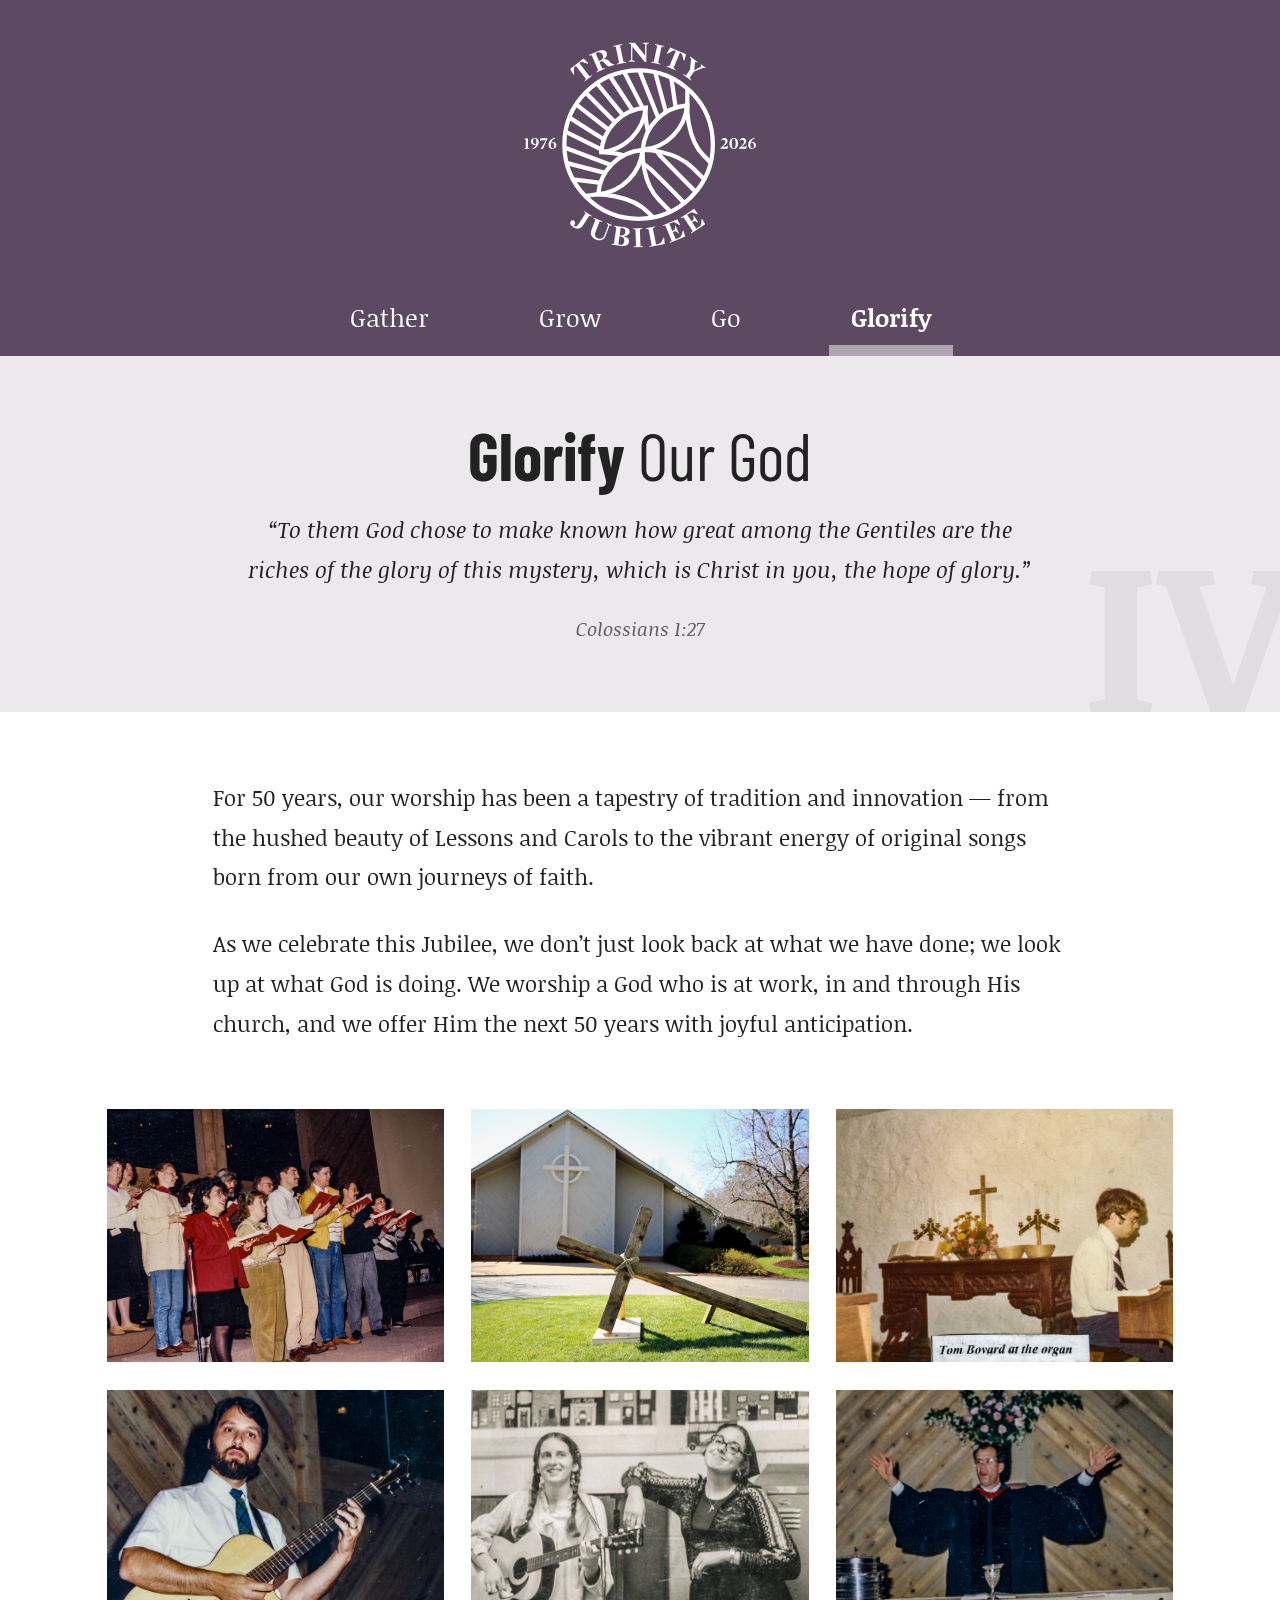
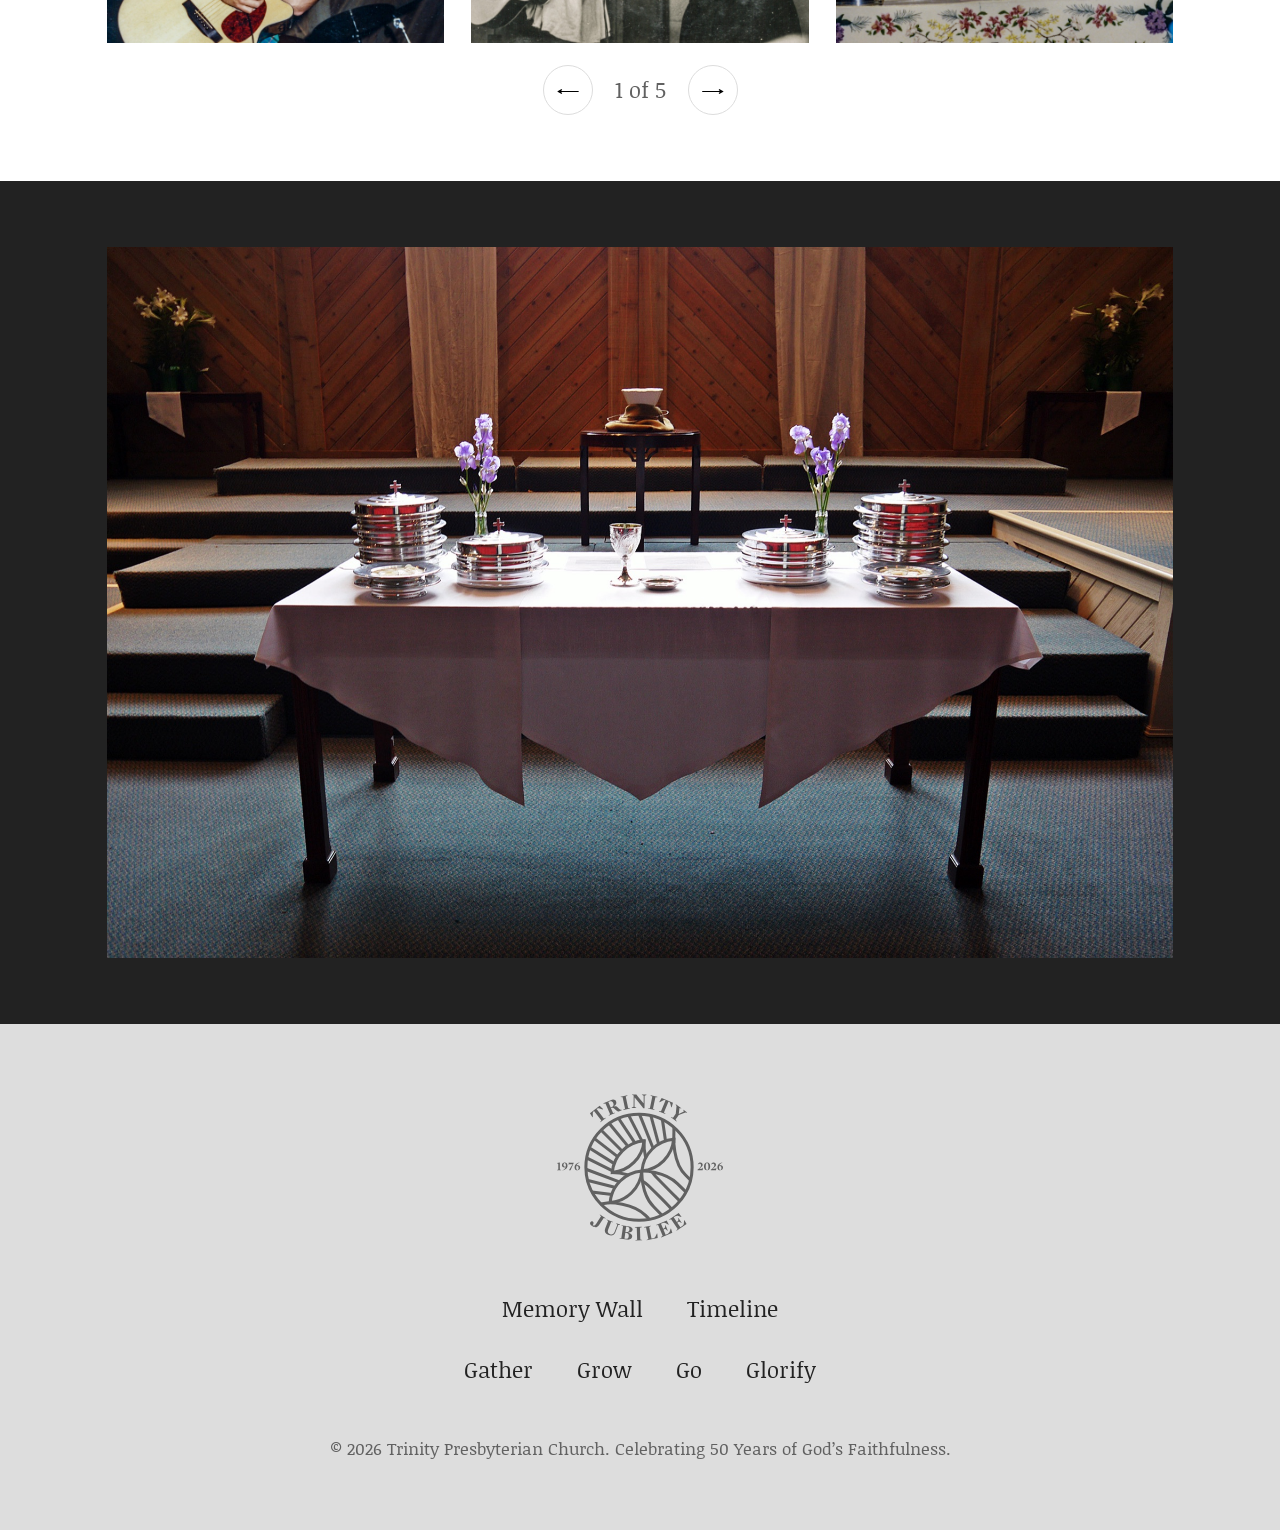
<file: glorify.html>
<!doctype html>
<html lang="en">
  <head>
    <meta charset="UTF-8" />
    <meta name="viewport" content="width=device-width, initial-scale=1.0" />
    <title>Glorify — Trinity Presbyterian Church</title>
    <meta
      name="description"
      content="Glorify: Fifty years of worship, tradition, and innovation at Trinity Presbyterian Church."
    />
    <meta property="og:type" content="website" />
    <meta property="og:site_name" content="Trinity Presbyterian Church" />
    <meta
      property="og:url"
      content="https://jubilee.trinitycville.org/glorify.html"
    />
    <meta property="og:title" content="Glorify — Trinity Presbyterian Church" />
    <meta
      property="og:description"
      content="Glorify: Fifty years of worship, tradition, and innovation at Trinity Presbyterian Church."
    />
    <meta
      property="og:image"
      content="https://jubilee.trinitycville.org/assets/images/og/og-image.jpg"
    />
    <meta property="og:image:width" content="1200" />
    <meta property="og:image:height" content="630" />
    <meta
      property="og:image:alt"
      content="Trinity Presbyterian Church Jubilee, 1976–2026"
    />
    <meta name="twitter:card" content="summary_large_image" />
    <meta
      name="twitter:title"
      content="Glorify — Trinity Presbyterian Church"
    />
    <meta
      name="twitter:description"
      content="Glorify: Fifty years of worship, tradition, and innovation at Trinity Presbyterian Church."
    />
    <meta
      name="twitter:image"
      content="https://jubilee.trinitycville.org/assets/images/og/og-image.jpg"
    />
    <link rel="preconnect" href="https://fonts.googleapis.com" />
    <link rel="preconnect" href="https://fonts.gstatic.com" crossorigin />
    <link
      href="https://fonts.googleapis.com/css2?family=Barlow+Condensed:wght@400;700&family=Noticia+Text:ital,wght@0,400;0,700;1,400;1,700&display=swap"
      rel="stylesheet"
    />
    <link rel="stylesheet" href="assets/css/styles.css" />
  </head>
  <body class="page-glorify">
    <header class="site-header">
      <a
        href="index.html"
        class="site-logo"
        aria-label="Trinity Presbyterian Church — Home"
      >
        <img
          class="site-logo-img"
          src="assets/images/logo/jubilee-lockup-white-on-sage.svg"
          alt="Trinity Presbyterian Church — Jubilee, 1976–2026"
        />
      </a>
    </header>

    <nav class="site-nav" aria-label="Primary">
      <ul id="primary-nav-list" class="nav-list">
        <li><a href="gather.html">Gather</a></li>
        <li><a href="grow.html">Grow</a></li>
        <li><a href="go.html">Go</a></li>
        <li><a href="glorify.html">Glorify</a></li>
      </ul>
    </nav>

    <main>
      <header class="page-intro">
        <p class="page-eyebrow" aria-hidden="true">IV</p>
        <h1 class="page-title">
          Glorify <span class="page-subtitle">Our God</span>
        </h1>
        <blockquote cite="">
          <p>
            &ldquo;To them God chose to make known how great among the Gentiles
            are the riches of the glory of this mystery, which is Christ in you,
            the hope of glory.&rdquo;
          </p>
          <footer>Colossians 1:27</footer>
        </blockquote>
      </header>

      <article class="chapter text-section">
        <p>
          For 50 years, our worship has been a tapestry of tradition and
          innovation &mdash; from the hushed beauty of Lessons and Carols to the
          vibrant energy of original songs born from our own journeys of faith.
        </p>
        <p>
          As we celebrate this Jubilee, we don’t just look back at what we have
          done; we look up at what God is doing. We worship a God who is at
          work, in and through His church, and we offer Him the next 50 years
          with joyful anticipation.
        </p>
      </article>

      <section class="photo-gallery" aria-labelledby="glorify-gallery-heading">
        <h2 id="glorify-gallery-heading" class="sr-only">Glorify Photos</h2>
        <ul>
          <li class="photo-gallery-item">
            <figure>
              <div class="photo-frame">
                <img
                  src="assets/images/glorify/gallery/gallery-16.jpg"
                  alt="Choir 1983"
                  loading="lazy"
                />
              </div>
            </figure>
          </li>
          <li class="photo-gallery-item">
            <figure>
              <div class="photo-frame">
                <img
                  src="assets/images/glorify/gallery/easter-service.jpg"
                  alt="Cross in front of building"
                  loading="lazy"
                />
              </div>
            </figure>
          </li>
          <li class="photo-gallery-item">
            <figure>
              <div class="photo-frame">
                <img
                  src="assets/images/glorify/gallery/gallery-01.jpg"
                  alt="Organ 1978"
                  loading="lazy"
                />
              </div>
            </figure>
          </li>
          <li class="photo-gallery-item">
            <figure>
              <div class="photo-frame">
                <img
                  src="assets/images/glorify/gallery/gallery-02.jpg"
                  alt="Eric Heinsohn 1980s"
                  style="object-position: center 12%;"
                  loading="lazy"
                />
              </div>
            </figure>
          </li>
          <li class="photo-gallery-item">
            <figure>
              <div class="photo-frame">
                <img
                  src="assets/images/glorify/gallery/gallery-03.jpg"
                  alt="Worship Guitar gals Amanda &amp; Carol 1977"
                  loading="lazy"
                />
              </div>
            </figure>
          </li>
          <li class="photo-gallery-item">
            <figure>
              <div class="photo-frame">
                <img
                  src="assets/images/glorify/gallery/gallery-07.jpg"
                  alt="Tom Darnell, 1980s"
                  loading="lazy"
                />
              </div>
            </figure>
          </li>
          <li class="photo-gallery-item">
            <figure>
              <div class="photo-frame">
                <img
                  src="assets/images/glorify/gallery/gallery-08.jpg"
                  alt="Outside Band Spring Fling 1979"
                  loading="lazy"
                />
              </div>
            </figure>
          </li>
          <li class="photo-gallery-item">
            <figure>
              <div class="photo-frame">
                <img
                  src="assets/images/glorify/gallery/gallery-11.jpg"
                  alt="Spring Fling 1980"
                  loading="lazy"
                />
              </div>
            </figure>
          </li>
          <li class="photo-gallery-item">
            <figure>
              <div class="photo-frame">
                <img
                  src="assets/images/glorify/gallery/gallery-04.jpg"
                  alt="Women’s Retreat 1992"
                  loading="lazy"
                />
              </div>
            </figure>
          </li>
          <li class="photo-gallery-item">
            <figure>
              <div class="photo-frame">
                <img
                  src="assets/images/glorify/gallery/gallery-10.jpg"
                  alt="Childrens Choir 1992"
                  loading="lazy"
                />
              </div>
            </figure>
          </li>
          <li class="photo-gallery-item">
            <figure>
              <div class="photo-frame">
                <img
                  src="assets/images/glorify/gallery/gallery-14.jpg"
                  alt="Outdoor guitars"
                  loading="lazy"
                />
              </div>
            </figure>
          </li>
          <li class="photo-gallery-item">
            <figure>
              <div class="photo-frame">
                <img
                  src="assets/images/glorify/gallery/gallery-15.jpg"
                  alt="Women’s retreat 1990s worship team"
                  loading="lazy"
                />
              </div>
            </figure>
          </li>
          <li class="photo-gallery-item">
            <figure>
              <div class="photo-frame">
                <img
                  src="assets/images/glorify/gallery/munday-service-2013-01.jpg"
                  alt="Communion"
                  loading="lazy"
                />
              </div>
            </figure>
          </li>
          <li class="photo-gallery-item">
            <figure>
              <div class="photo-frame">
                <img
                  src="assets/images/glorify/gallery/advent-workshop-2015.jpg"
                  alt="Advent Wreath Event"
                  loading="lazy"
                />
              </div>
            </figure>
          </li>
          <li class="photo-gallery-item">
            <figure>
              <div class="photo-frame">
                <img
                  src="assets/images/glorify/gallery/easter-2013-03.jpg"
                  alt="Easter 2013"
                  loading="lazy"
                />
              </div>
            </figure>
          </li>
          <li class="photo-gallery-item">
            <figure>
              <div class="photo-frame">
                <img
                  src="assets/images/glorify/gallery/easter-2013-02.jpg"
                  alt="Easter 2013"
                  loading="lazy"
                />
              </div>
            </figure>
          </li>
          <li class="photo-gallery-item">
            <figure>
              <div class="photo-frame">
                <img
                  src="assets/images/glorify/gallery/easter-2013-01.jpg"
                  alt="Easter 2013"
                  loading="lazy"
                />
              </div>
            </figure>
          </li>
          <li class="photo-gallery-item">
            <figure>
              <div class="photo-frame">
                <img
                  src="assets/images/glorify/gallery/gallery-13.jpg"
                  alt="Rejoice"
                  loading="lazy"
                />
              </div>
            </figure>
          </li>
          <li class="photo-gallery-item">
            <figure>
              <div class="photo-frame">
                <img
                  src="assets/images/glorify/gallery/lessons-and-carols.jpg"
                  alt="Lessons and Carols 2011"
                  loading="lazy"
                />
              </div>
            </figure>
          </li>
          <li class="photo-gallery-item">
            <figure>
              <div class="photo-frame">
                <img
                  src="assets/images/glorify/gallery/munday-service-2013-02.jpg"
                  alt="Maundy Thursday, 2013"
                  loading="lazy"
                />
              </div>
            </figure>
          </li>
          <li class="photo-gallery-item">
            <figure>
              <div class="photo-frame">
                <img
                  src="assets/images/glorify/gallery/vbs-2017.jpg"
                  alt="Vacation Bible School 2017 Isaac Wardell"
                  loading="lazy"
                />
              </div>
            </figure>
          </li>
          <li class="photo-gallery-item">
            <figure>
              <div class="photo-frame">
                <img
                  src="assets/images/glorify/gallery/trinity-choir-2024.jpg"
                  alt="Trinity Choir, 2024"
                  loading="lazy"
                />
              </div>
            </figure>
          </li>
          <li class="photo-gallery-item">
            <figure>
              <div class="photo-frame">
                <img
                  src="assets/images/glorify/gallery/hope-church-lessons-and-carols-01.jpg"
                  alt="Hope Church Lessons and Carols"
                  loading="lazy"
                />
              </div>
            </figure>
          </li>
          <li class="photo-gallery-item">
            <figure>
              <div class="photo-frame">
                <img
                  src="assets/images/glorify/gallery/gallery-17.jpg"
                  alt="Baptism Kelly Scott, Good family"
                  loading="lazy"
                />
              </div>
            </figure>
          </li>
          <li class="photo-gallery-item">
            <figure>
              <div class="photo-frame">
                <img
                  src="assets/images/glorify/gallery/jessicas-baby.jpg"
                  alt="Baptism Joe Magri, Robinson family"
                  loading="lazy"
                />
              </div>
            </figure>
          </li>
          <li class="photo-gallery-item">
            <figure>
              <div class="photo-frame">
                <img
                  src="assets/images/glorify/gallery/greg-thompson.jpg"
                  alt="Prayer before cross"
                  style="object-position: center 90%;"
                  loading="lazy"
                />
              </div>
            </figure>
          </li>
          <li class="photo-gallery-item">
            <figure>
              <div class="photo-frame">
                <img
                  src="assets/images/glorify/gallery/tpc-homecoming-03.jpg"
                  alt="TPC 40th Homecoming praise"
                  loading="lazy"
                />
              </div>
            </figure>
          </li>
          <li class="photo-gallery-item">
            <figure>
              <div class="photo-frame">
                <img
                  src="assets/images/glorify/gallery/tpc-homecoming-01.jpg"
                  alt="TPC 40th Homecoming seat"
                  loading="lazy"
                />
              </div>
            </figure>
          </li>
          <li class="photo-gallery-item">
            <figure>
              <div class="photo-frame">
                <img
                  src="assets/images/glorify/gallery/tpc-homecoming-02.jpg"
                  alt="TPC 40th Homecoming outdoor tent"
                  style="object-position: center 90%;"
                  loading="lazy"
                />
              </div>
            </figure>
          </li>
        </ul>
      </section>

      <figure class="closing-photo">
        <img
          src="assets/images/glorify/gallery/lords-table.jpg"
          alt="The Lord’s Table at Trinity"
          loading="lazy"
        />
        <!-- <figcaption>The Lord’s Table at Trinity</figcaption> -->
      </figure>
    </main>

    <footer class="site-footer">
      <a
        href="index.html"
        class="footer-logo"
        aria-label="Trinity Presbyterian Church — Home"
      >
        <img
          class="footer-logo-img"
          src="assets/images/logo/jubilee-lockup-gray-on-transparent.svg"
          alt="Trinity Presbyterian Church — Jubilee, 1976–2026"
        />
      </a>
      <nav class="footer-nav" aria-label="Footer">
        <ul>
          <li><a href="memory-wall.html">Memory Wall</a></li>
          <li><a href="timeline.html">Timeline</a></li>
        </ul>
        <ul>
          <li><a href="gather.html">Gather</a></li>
          <li><a href="grow.html">Grow</a></li>
          <li><a href="go.html">Go</a></li>
          <li><a href="glorify.html">Glorify</a></li>
        </ul>
      </nav>
      <p class="footer-meta">
        &copy; 2026 Trinity Presbyterian Church. Celebrating 50 Years of God’s
        Faithfulness.
      </p>
    </footer>

    <script src="assets/js/main.js"></script>
  </body>
</html>
</file>
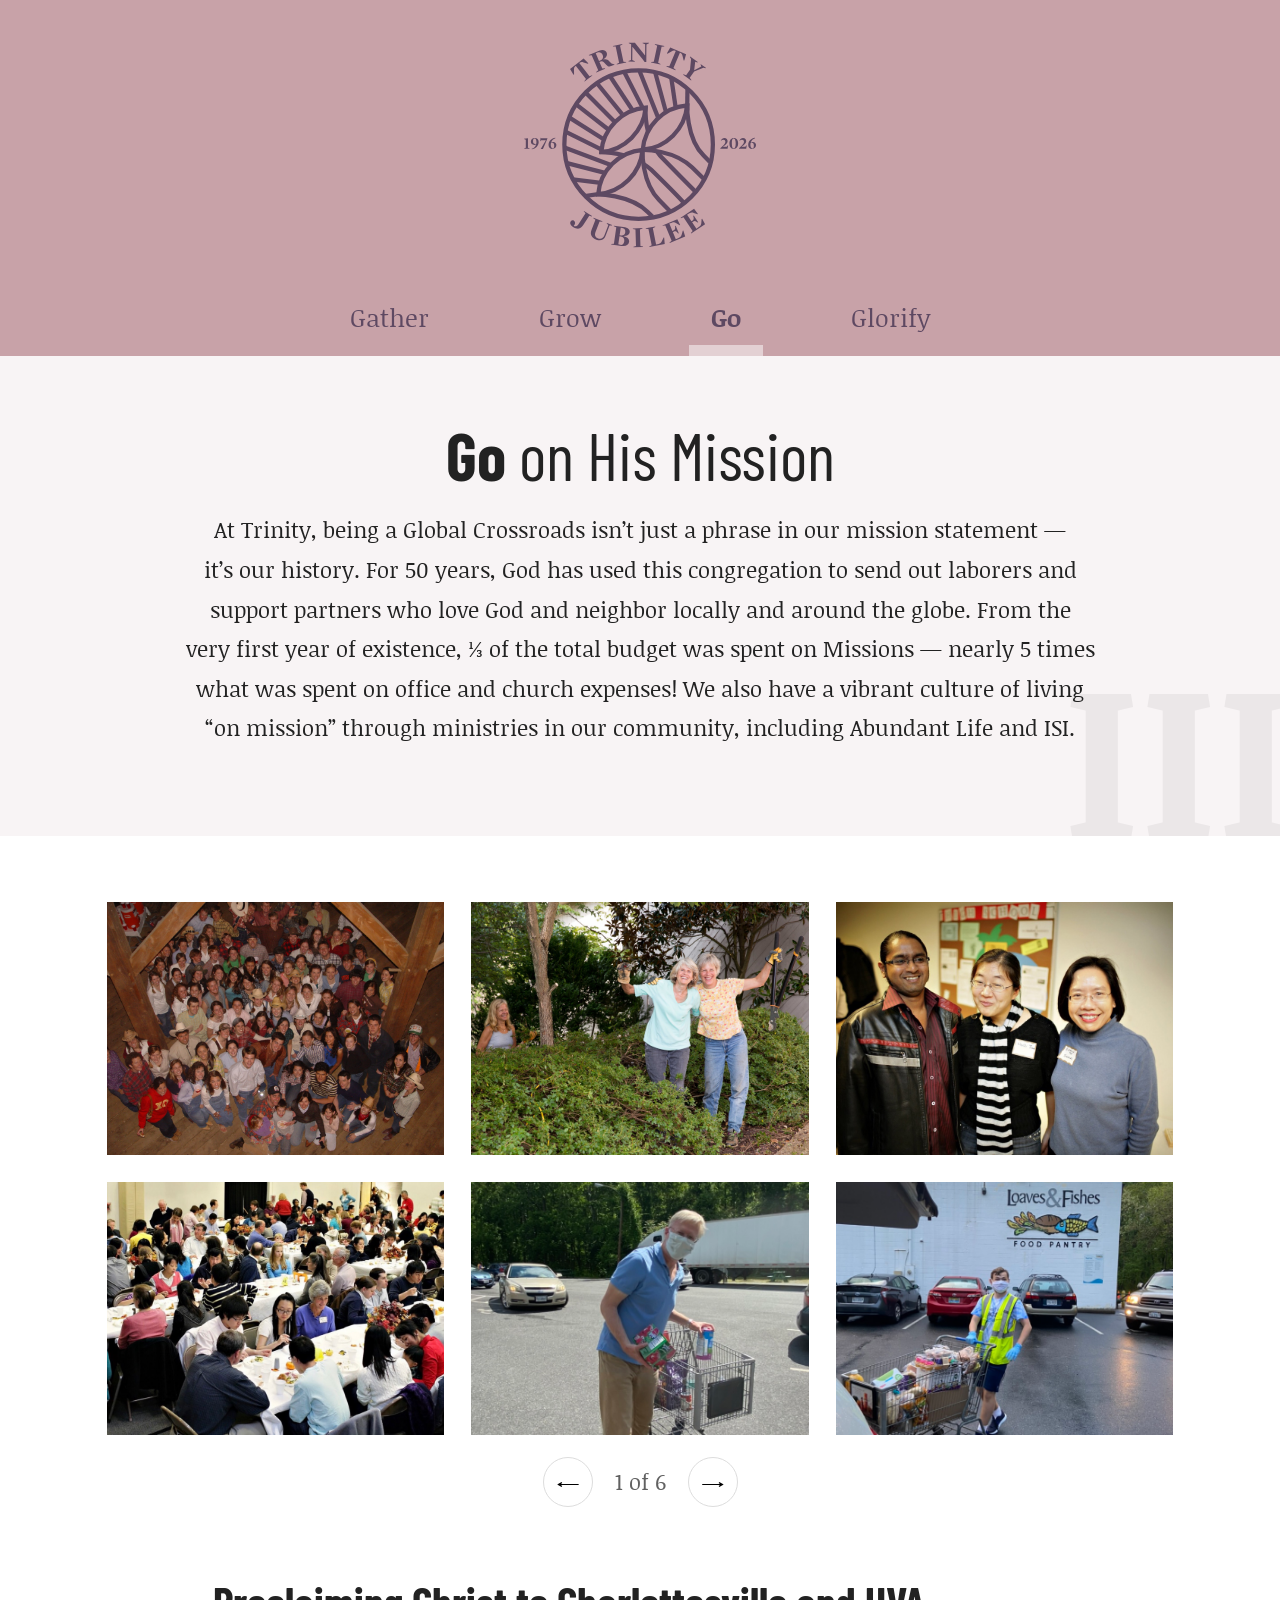
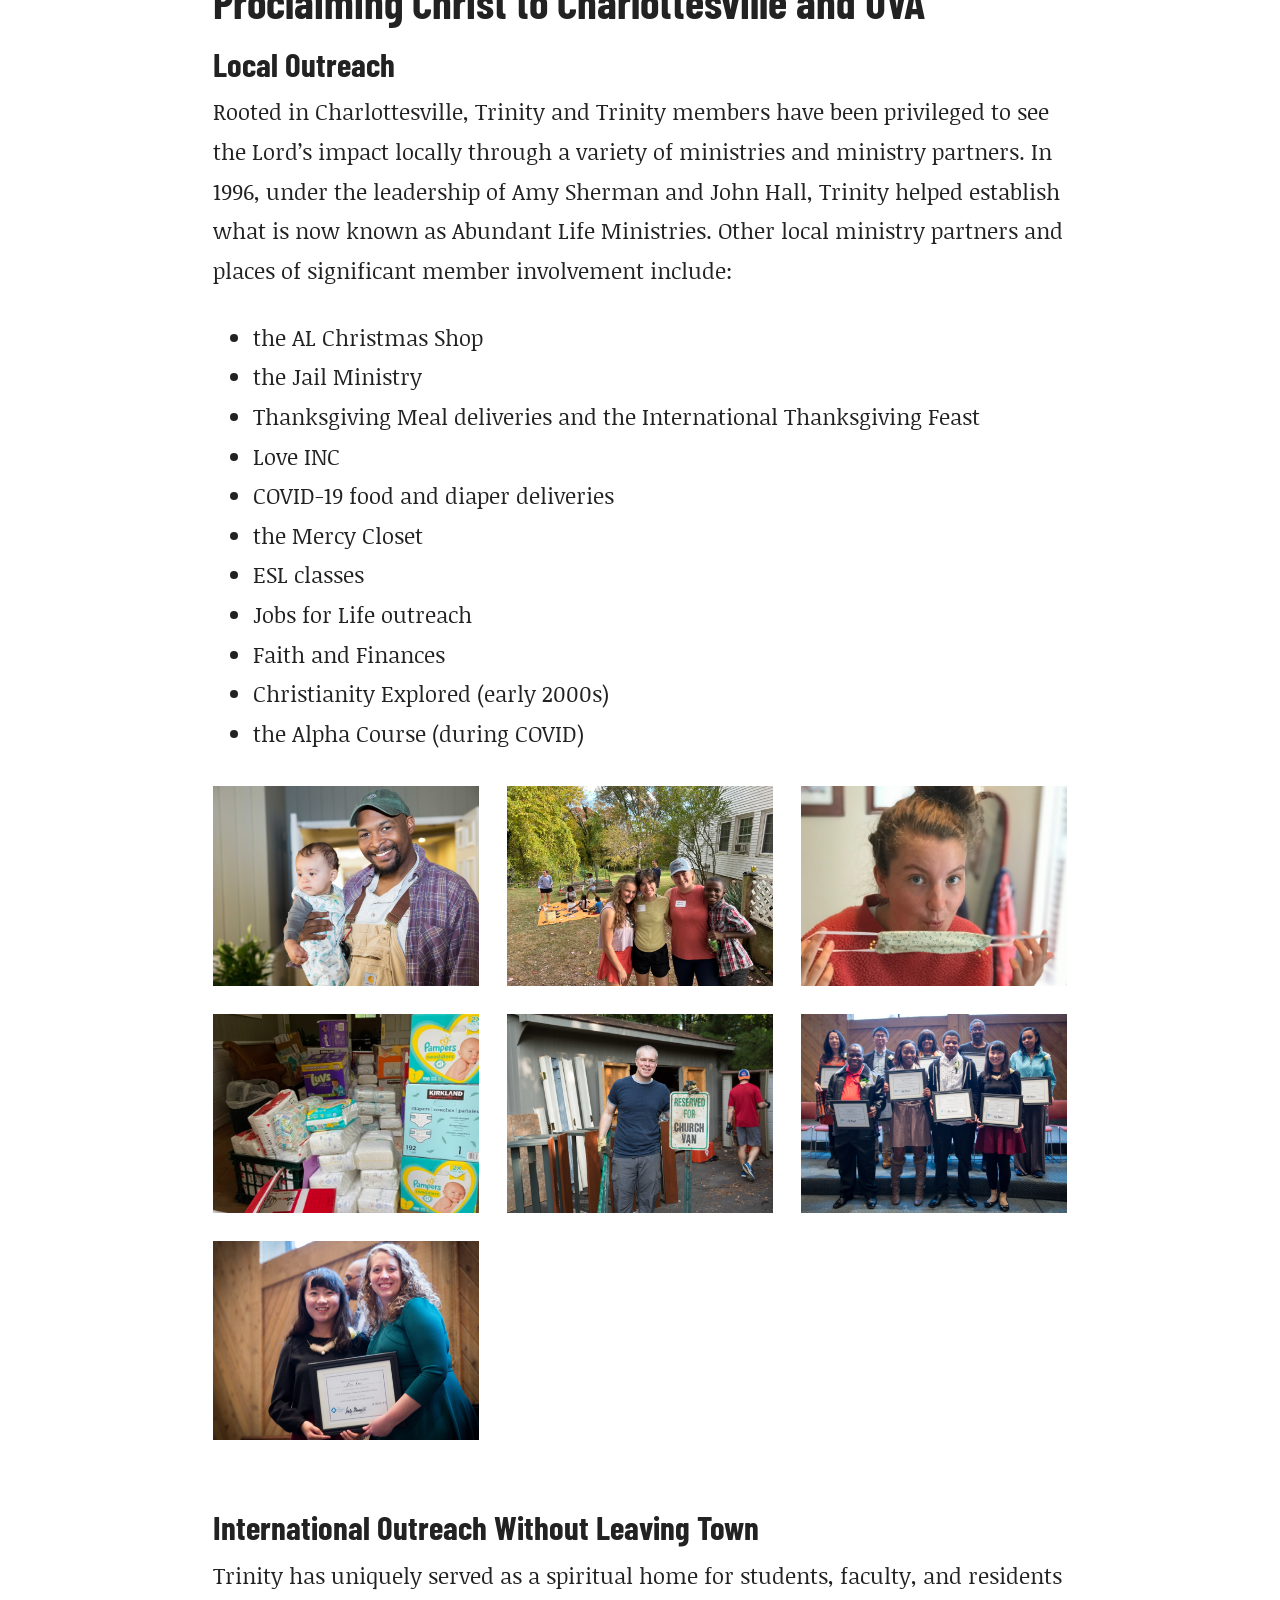
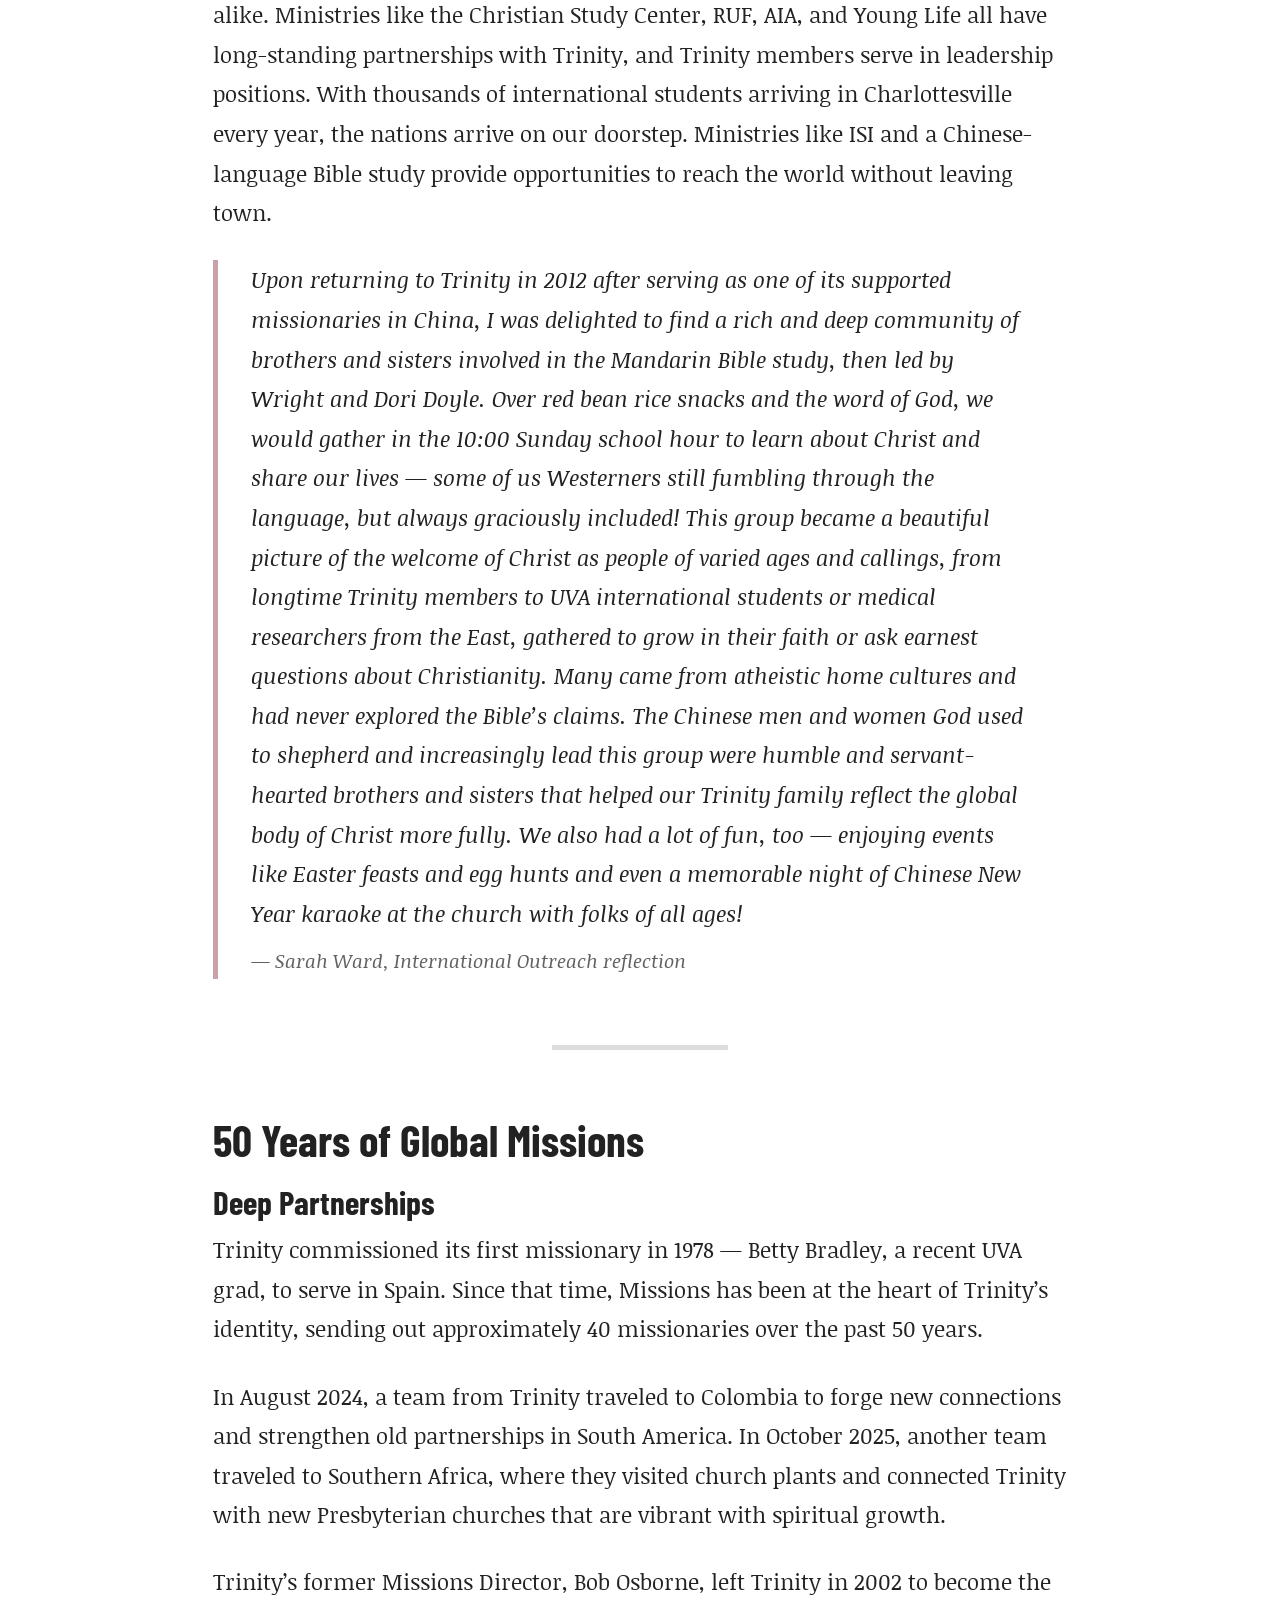
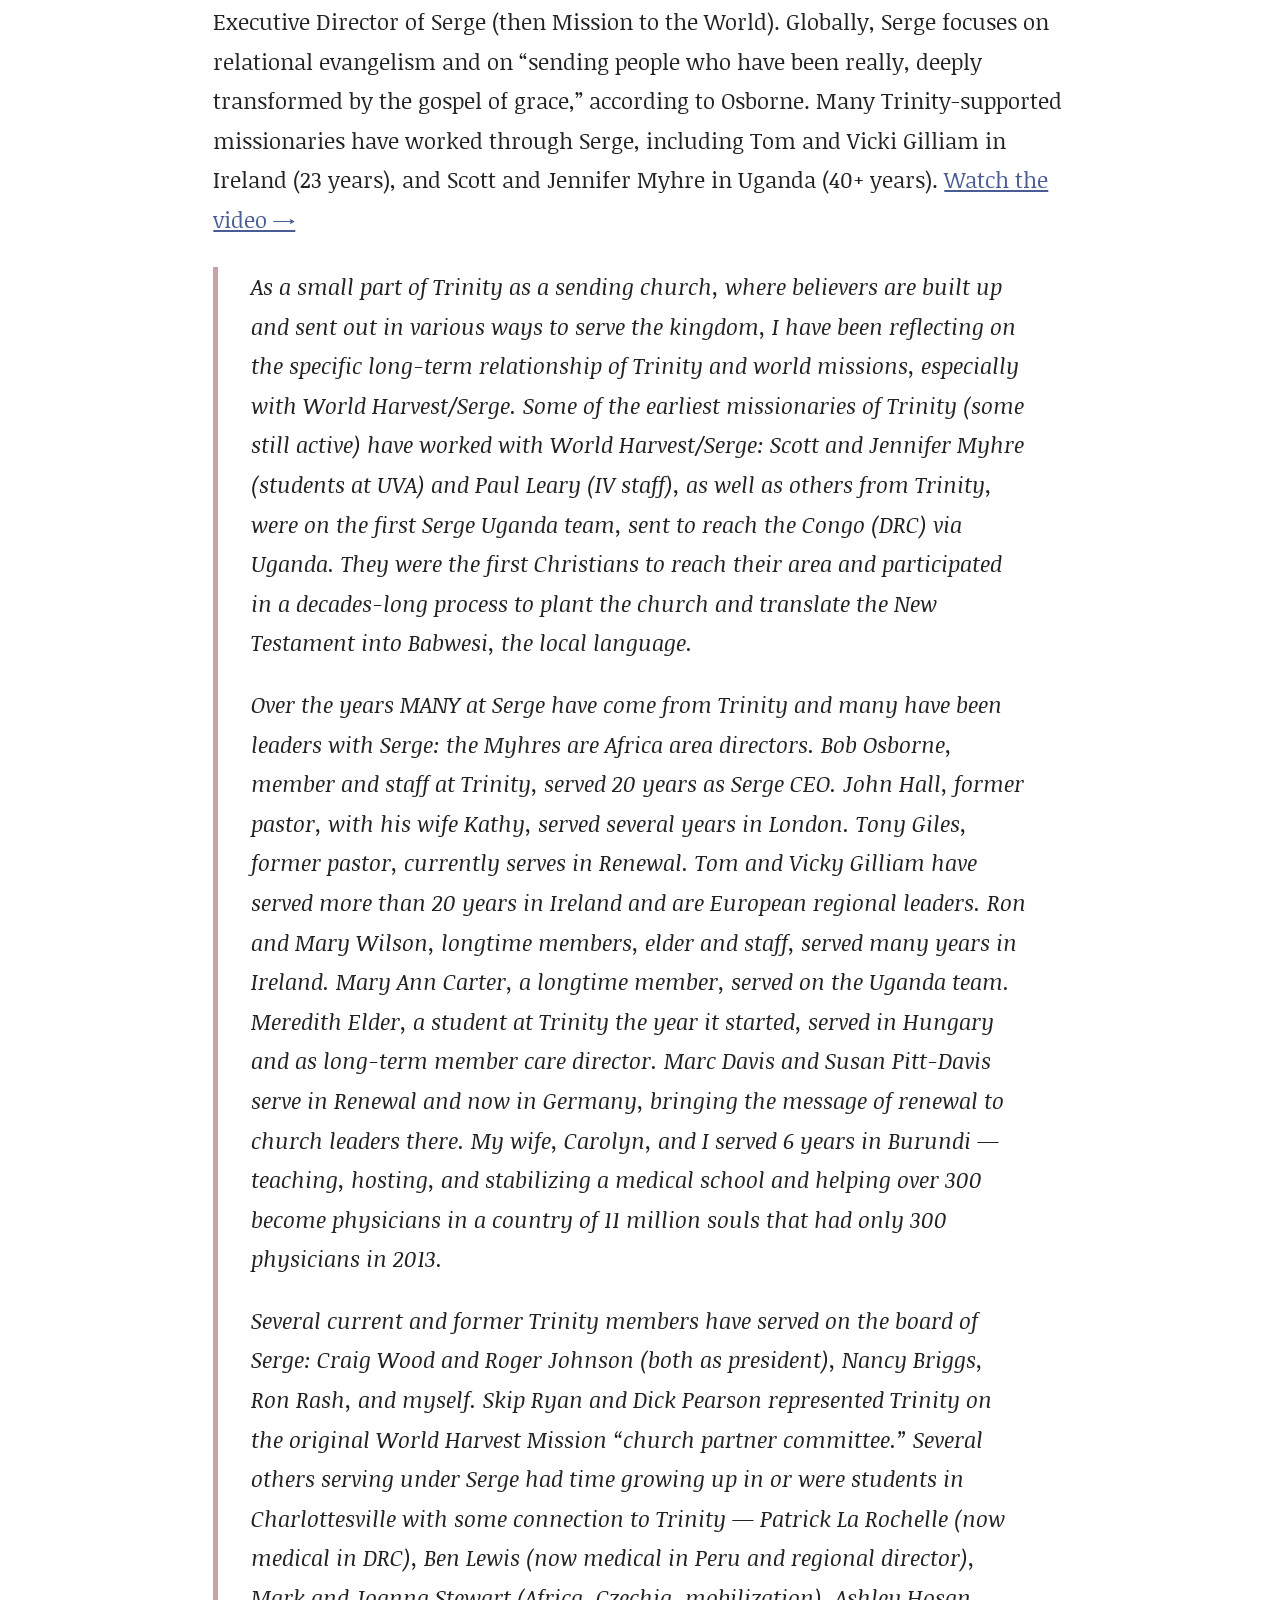
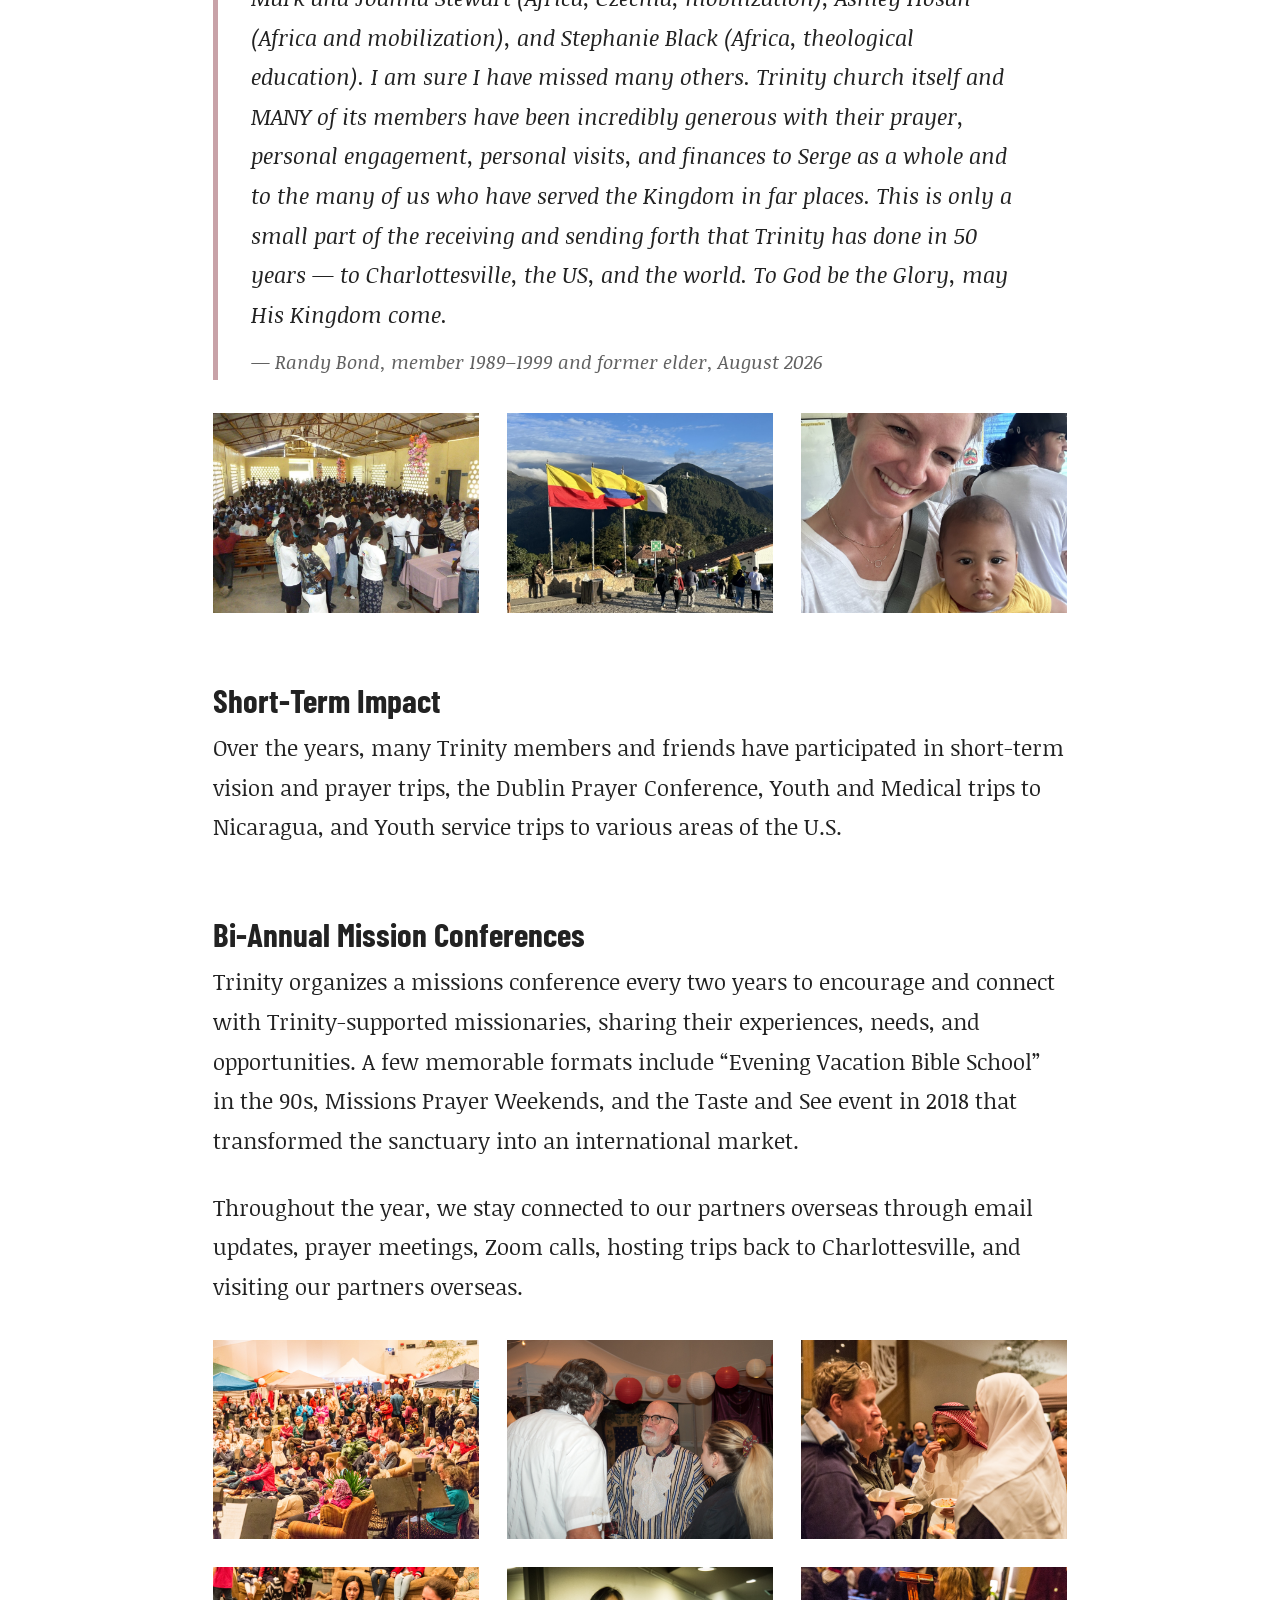
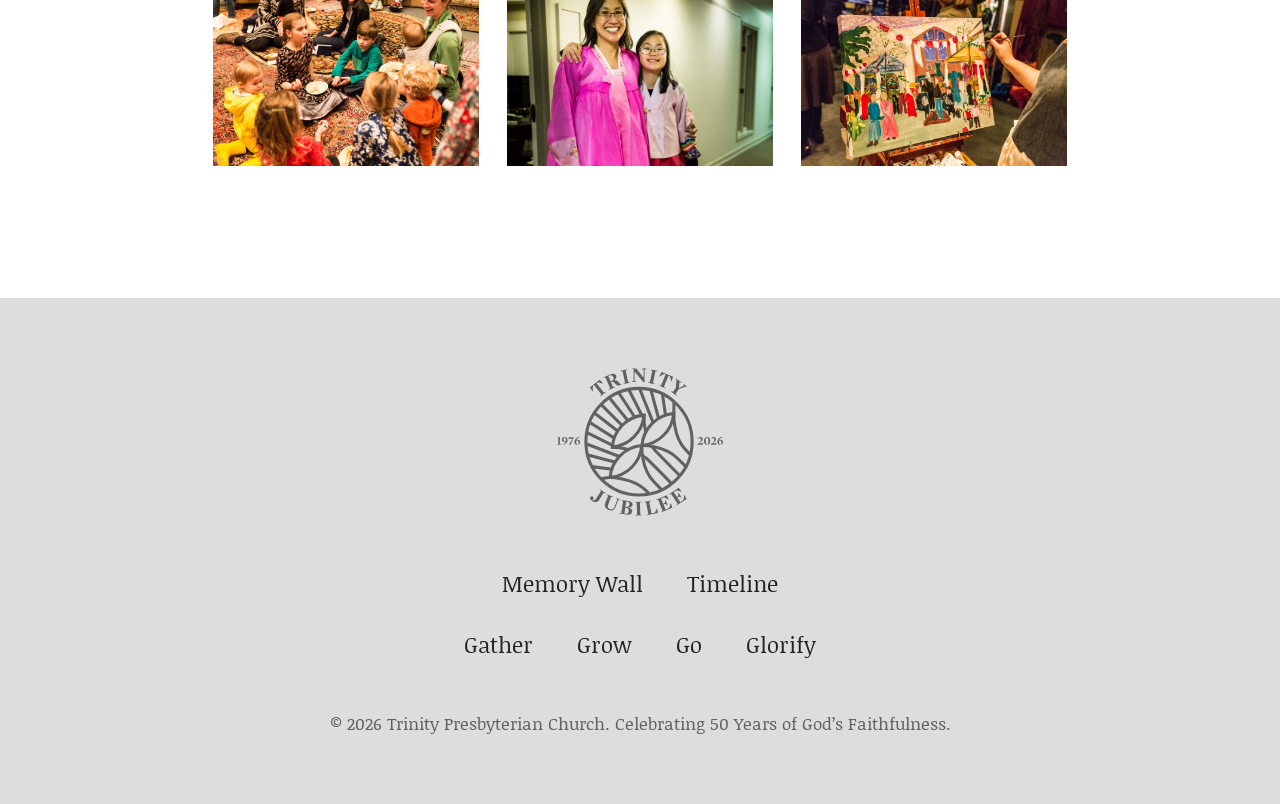
<file: go.html>
<!doctype html>
<html lang="en">
  <head>
    <meta charset="UTF-8" />
    <meta name="viewport" content="width=device-width, initial-scale=1.0" />
    <title>Go — Trinity Presbyterian Church</title>
    <meta
      name="description"
      content="Go: The Mission — 50 years of local outreach in Charlottesville and global missions at Trinity Presbyterian Church."
    />
    <meta property="og:type" content="website" />
    <meta property="og:site_name" content="Trinity Presbyterian Church" />
    <meta
      property="og:url"
      content="https://jubilee.trinitycville.org/go.html"
    />
    <meta property="og:title" content="Go — Trinity Presbyterian Church" />
    <meta
      property="og:description"
      content="Go: The Mission — 50 years of local outreach in Charlottesville and global missions at Trinity Presbyterian Church."
    />
    <meta
      property="og:image"
      content="https://jubilee.trinitycville.org/assets/images/og/og-image.jpg"
    />
    <meta property="og:image:width" content="1200" />
    <meta property="og:image:height" content="630" />
    <meta
      property="og:image:alt"
      content="Trinity Presbyterian Church Jubilee, 1976–2026"
    />
    <meta name="twitter:card" content="summary_large_image" />
    <meta name="twitter:title" content="Go — Trinity Presbyterian Church" />
    <meta
      name="twitter:description"
      content="Go: The Mission — 50 years of local outreach in Charlottesville and global missions at Trinity Presbyterian Church."
    />
    <meta
      name="twitter:image"
      content="https://jubilee.trinitycville.org/assets/images/og/og-image.jpg"
    />
    <link rel="preconnect" href="https://fonts.googleapis.com" />
    <link rel="preconnect" href="https://fonts.gstatic.com" crossorigin />
    <link
      href="https://fonts.googleapis.com/css2?family=Barlow+Condensed:wght@400;700&family=Noticia+Text:ital,wght@0,400;0,700;1,400;1,700&display=swap"
      rel="stylesheet"
    />
    <link rel="stylesheet" href="assets/css/styles.css" />
  </head>
  <body class="page-go">
    <header class="site-header">
      <a
        href="index.html"
        class="site-logo"
        aria-label="Trinity Presbyterian Church — Home"
      >
        <img
          class="site-logo-img"
          src="assets/images/logo/jubilee-lockup-plum-on-transparent.svg"
          alt="Trinity Presbyterian Church — Jubilee, 1976–2026"
        />
      </a>
    </header>

    <nav class="site-nav" aria-label="Primary">
      <ul id="primary-nav-list" class="nav-list">
        <li><a href="gather.html">Gather</a></li>
        <li><a href="grow.html">Grow</a></li>
        <li><a href="go.html">Go</a></li>
        <li><a href="glorify.html">Glorify</a></li>
      </ul>
    </nav>

    <main>
      <header class="page-intro">
        <p class="page-eyebrow" aria-hidden="true">III</p>
        <h1 class="page-title">
          Go <span class="page-subtitle">on His Mission</span>
        </h1>
        <p>
          At Trinity, being a Global Crossroads isn’t just a phrase in our
          mission statement &mdash; it’s our history. For 50 years, God has used
          this congregation to send out laborers and support partners who love
          God and neighbor locally and around the globe. From the very first
          year of existence, &#8531; of the total budget was spent on Missions
          &mdash; nearly 5 times what was spent on office and church expenses!
          We also have a vibrant culture of living &ldquo;on mission&rdquo;
          through ministries in our community, including Abundant Life and ISI.
        </p>
      </header>

      <section class="photo-gallery" aria-labelledby="go-gallery-heading">
        <h2 id="go-gallery-heading" class="sr-only">Go Photos</h2>
        <ul>
          <li class="photo-gallery-item">
            <figure>
              <div class="photo-frame">
                <img
                  src="assets/images/go/gallery/ruf-at-uva-01.jpg"
                  alt="RUF @ UVA"
                  loading="lazy"
                />
              </div>
            </figure>
          </li>
          <li class="photo-gallery-item">
            <figure>
              <div class="photo-frame">
                <img
                  src="assets/images/go/gallery/august-cleanup.jpg"
                  alt="August Community Clean-Up 2017"
                  loading="lazy"
                />
              </div>
            </figure>
          </li>
          <li class="photo-gallery-item">
            <figure>
              <div class="photo-frame">
                <img
                  src="assets/images/go/gallery/international-thanksgiving-endrina-tay.jpg"
                  alt="Int’l Thanksgiving, Endrina Tay"
                  loading="lazy"
                />
              </div>
            </figure>
          </li>
          <li class="photo-gallery-item">
            <figure>
              <div class="photo-frame">
                <img
                  src="assets/images/go/gallery/international-thanksgiving-group.jpg"
                  alt="Int’l Thanksgiving, large group"
                  loading="lazy"
                />
              </div>
            </figure>
          </li>
          <li class="photo-gallery-item">
            <figure>
              <div class="photo-frame">
                <img
                  src="assets/images/go/gallery/gallery-03.jpg"
                  alt="COVID Grocery Delivery"
                  loading="lazy"
                />
              </div>
            </figure>
          </li>
          <li class="photo-gallery-item">
            <figure>
              <div class="photo-frame">
                <img
                  src="assets/images/go/gallery/gallery-04.jpg"
                  alt="COVID Grocery Delivery"
                  loading="lazy"
                />
              </div>
            </figure>
          </li>
          <li class="photo-gallery-item">
            <figure>
              <div class="photo-frame">
                <img
                  src="assets/images/go/gallery/gallery-05.jpg"
                  alt="COVID Mask Making"
                  loading="lazy"
                />
              </div>
            </figure>
          </li>
          <li class="photo-gallery-item">
            <figure>
              <div class="photo-frame">
                <img
                  src="assets/images/go/gallery/gallery-08.jpg"
                  alt="COVID Grocery Delivery"
                  loading="lazy"
                />
              </div>
            </figure>
          </li>
          <li class="photo-gallery-item">
            <figure>
              <div class="photo-frame">
                <img
                  src="assets/images/go/gallery/gallery-10.jpg"
                  alt="COVID Diaper Deliveries"
                  loading="lazy"
                />
              </div>
            </figure>
          </li>
          <li class="photo-gallery-item">
            <figure>
              <div class="photo-frame">
                <img
                  src="assets/images/go/gallery/gallery-11.jpg"
                  alt="COVID Mask Making"
                  loading="lazy"
                />
              </div>
            </figure>
          </li>
          <li class="photo-gallery-item">
            <figure>
              <div class="photo-frame">
                <img
                  src="assets/images/go/gallery/gallery-13.jpg"
                  alt="COVID Grocery Delivery"
                  loading="lazy"
                />
              </div>
            </figure>
          </li>
          <li class="photo-gallery-item">
            <figure>
              <div class="photo-frame">
                <img
                  src="assets/images/go/gallery/covid-service.jpg"
                  alt="COVID Service Guiming Xiao and Nate Brown"
                  loading="lazy"
                />
              </div>
            </figure>
          </li>
          <li class="photo-gallery-item">
            <figure>
              <div class="photo-frame">
                <img
                  src="assets/images/go/gallery/gallery-02.jpg"
                  alt="Abundant Life Harvest Festival 2023"
                  style="object-position: center 30%;"
                  loading="lazy"
                />
              </div>
            </figure>
          </li>
          <li class="photo-gallery-item">
            <figure>
              <div class="photo-frame">
                <img
                  src="assets/images/go/gallery/abundant-life-fellow.jpg"
                  alt="Abundant Life Fellows 2002"
                  loading="lazy"
                />
              </div>
            </figure>
          </li>
          <li class="photo-gallery-item">
            <figure>
              <div class="photo-frame">
                <img
                  src="assets/images/go/gallery/gallery-06.jpg"
                  alt="Abundant Life Harvest Festival 2023 Work Day"
                  loading="lazy"
                />
              </div>
            </figure>
          </li>
          <li class="photo-gallery-item">
            <figure>
              <div class="photo-frame">
                <img
                  src="assets/images/go/gallery/gallery-07.jpg"
                  alt="Abundant Life Harvest Festival"
                  style="object-position: center 8%;"
                  loading="lazy"
                />
              </div>
            </figure>
          </li>
          <li class="photo-gallery-item">
            <figure>
              <div class="photo-frame">
                <img
                  src="assets/images/go/gallery/gallery-12.jpg"
                  alt="Abundant Life Harvest Festival 2023 Work Day"
                  loading="lazy"
                />
              </div>
            </figure>
          </li>
          <li class="photo-gallery-item">
            <figure>
              <div class="photo-frame">
                <img
                  src="assets/images/go/gallery/gallery-14.jpg"
                  alt="Abundant Life Harvest Festival 2023"
                  style="object-position: center 25%;"
                  loading="lazy"
                />
              </div>
            </figure>
          </li>
          <li class="photo-gallery-item">
            <figure>
              <div class="photo-frame">
                <img
                  src="assets/images/go/gallery/gallery-15.jpg"
                  alt="Abundant Life Harvest Festival 2023 Work Day"
                  loading="lazy"
                />
              </div>
            </figure>
          </li>
          <li class="photo-gallery-item">
            <figure>
              <div class="photo-frame">
                <img
                  src="assets/images/go/gallery/gallery-18.jpg"
                  alt="Abundant Life Harvest Festival 2023 Work Day"
                  loading="lazy"
                />
              </div>
            </figure>
          </li>
          <li class="photo-gallery-item">
            <figure>
              <div class="photo-frame">
                <img
                  src="assets/images/go/gallery/haiti-church.jpg"
                  alt="A partner congregation in Haiti"
                  loading="lazy"
                />
              </div>
            </figure>
          </li>
          <li class="photo-gallery-item">
            <figure>
              <div class="photo-frame">
                <img
                  src="assets/images/go/gallery/global-community-missions.jpg"
                  alt="Trinity’s global mission community"
                  loading="lazy"
                />
              </div>
            </figure>
          </li>
          <li class="photo-gallery-item">
            <figure>
              <div class="photo-frame">
                <img
                  src="assets/images/go/gallery/irish-american-summer-interns.jpg"
                  alt="Irish and American summer interns"
                  loading="lazy"
                />
              </div>
            </figure>
          </li>
          <li class="photo-gallery-item">
            <figure>
              <div class="photo-frame">
                <img
                  src="assets/images/go/gallery/worship-service-ireland.jpg"
                  alt="A worship service in Ireland"
                  loading="lazy"
                />
              </div>
            </figure>
          </li>
          <li class="photo-gallery-item">
            <figure>
              <div class="photo-frame">
                <img
                  src="assets/images/go/gallery/vicki-baking-day.jpg"
                  alt="Vicki’s baking day with neighbor girls"
                  loading="lazy"
                />
              </div>
            </figure>
          </li>
          <li class="photo-gallery-item">
            <figure>
              <div class="photo-frame">
                <img
                  src="assets/images/go/gallery/vicki-in-brno.jpg"
                  alt="Vicki in Brno"
                  loading="lazy"
                />
              </div>
            </figure>
          </li>
          <li class="photo-gallery-item">
            <figure>
              <div class="photo-frame">
                <img
                  src="assets/images/go/gallery/haiti-water-cistern.jpg"
                  alt="Water cistern construction in Haiti"
                  loading="lazy"
                />
              </div>
            </figure>
          </li>
          <li class="photo-gallery-item">
            <figure>
              <div class="photo-frame">
                <img
                  src="assets/images/go/gallery/taste-and-see-jane-s.jpg"
                  alt="Mini Taste and See with Jane S."
                  loading="lazy"
                />
              </div>
            </figure>
          </li>
          <li class="photo-gallery-item">
            <figure>
              <div class="photo-frame">
                <img
                  src="assets/images/go/gallery/ginny-enciso-literacy-colombia.jpg"
                  alt="Ginny Enciso teaching literacy in Colombia"
                  loading="lazy"
                />
              </div>
            </figure>
          </li>
          <li class="photo-gallery-item">
            <figure>
              <div class="photo-frame">
                <img
                  src="assets/images/go/gallery/gallery-19.jpg"
                  alt="Colombia 2025 flags"
                  loading="lazy"
                />
              </div>
            </figure>
          </li>
          <li class="photo-gallery-item">
            <figure>
              <div class="photo-frame">
                <img
                  src="assets/images/go/gallery/gallery-20.jpg"
                  alt="Colombia 2025 group dinner"
                  loading="lazy"
                />
              </div>
            </figure>
          </li>
          <li class="photo-gallery-item">
            <figure>
              <div class="photo-frame">
                <img
                  src="assets/images/go/gallery/gallery-21.jpg"
                  alt="Colombia 2025, Becca Garber"
                  style="object-position: center 30%;"
                  loading="lazy"
                />
              </div>
            </figure>
          </li>
          <li class="photo-gallery-item">
            <figure>
              <div class="photo-frame">
                <img
                  src="assets/images/go/gallery/gallery-22.jpg"
                  alt="Colombia sign"
                  loading="lazy"
                />
              </div>
            </figure>
          </li>
          <li class="photo-gallery-item">
            <figure>
              <div class="photo-frame">
                <img
                  src="assets/images/go/gallery/gallery-24.jpg"
                  alt="Colombia 2025 team"
                  loading="lazy"
                />
              </div>
            </figure>
          </li>
          <li class="photo-gallery-item">
            <figure>
              <div class="photo-frame">
                <img
                  src="assets/images/go/gallery/gallery-25.jpg"
                  alt="Colombia 2025 village"
                  loading="lazy"
                />
              </div>
            </figure>
          </li>
        </ul>
      </section>

      <article
        class="chapter text-section"
        aria-labelledby="local-mission-heading"
      >
        <h2 id="local-mission-heading">
          Proclaiming Christ to Charlottesville and UVA
        </h2>
        <section aria-labelledby="local-outreach-heading">
          <h3 id="local-outreach-heading">Local Outreach</h3>
          <p>
            Rooted in Charlottesville, Trinity and Trinity members have been
            privileged to see the Lord’s impact locally through a variety of
            ministries and ministry partners. In 1996, under the leadership of
            Amy Sherman and John Hall, Trinity helped establish what is now
            known as Abundant Life Ministries. Other local ministry partners and
            places of significant member involvement include:
          </p>
          <ul>
            <li>the AL Christmas Shop</li>
            <li>the Jail Ministry</li>
            <li>
              Thanksgiving Meal deliveries and the International Thanksgiving
              Feast
            </li>
            <li>Love INC</li>
            <li>COVID-19 food and diaper deliveries</li>
            <li>the Mercy Closet</li>
            <li>ESL classes</li>
            <li>Jobs for Life outreach</li>
            <li>Faith and Finances</li>
            <li>Christianity Explored (early 2000s)</li>
            <li>the Alpha Course (during COVID)</li>
          </ul>
          <section
            class="photo-gallery photo-gallery--flat"
            aria-label="Local Outreach photos"
          >
            <ul>
              <li class="photo-gallery-item">
                <figure>
                  <div class="photo-frame">
                    <img
                      src="assets/images/go/gallery/local-outreach-portrait.jpg"
                      alt="D.J. Carter holding his baby"
                      loading="lazy"
                    />
                  </div>
                </figure>
              </li>
              <li class="photo-gallery-item">
                <figure>
                  <div class="photo-frame">
                    <img
                      src="assets/images/go/gallery/local-outreach-garden-group.jpg"
                      alt="Members serving in the neighborhood"
                      loading="lazy"
                    />
                  </div>
                </figure>
              </li>
              <li class="photo-gallery-item">
                <figure>
                  <div class="photo-frame">
                    <img
                      src="assets/images/go/gallery/local-outreach-mask-sewing.jpg"
                      alt="Sewing masks during COVID-19"
                      style="object-position: center 18%;"
                      loading="lazy"
                    />
                  </div>
                </figure>
              </li>
              <li class="photo-gallery-item">
                <figure>
                  <div class="photo-frame">
                    <img
                      src="assets/images/go/gallery/local-outreach-diaper-drive.jpg"
                      alt="Diapers collected for a diaper drive"
                      loading="lazy"
                    />
                  </div>
                </figure>
              </li>
              <li class="photo-gallery-item">
                <figure>
                  <div class="photo-frame">
                    <img
                      src="assets/images/go/gallery/local-outreach-cleanup-day.jpg"
                      alt="Members on a property clean-up day"
                      loading="lazy"
                    />
                  </div>
                </figure>
              </li>
              <li class="photo-gallery-item">
                <figure>
                  <div class="photo-frame">
                    <img
                      src="assets/images/go/gallery/faith-and-finance-graduates.jpg"
                      alt="Faith and Finances course graduates"
                      loading="lazy"
                    />
                  </div>
                </figure>
              </li>
              <li class="photo-gallery-item">
                <figure>
                  <div class="photo-frame">
                    <img
                      src="assets/images/go/gallery/faith-and-finance-award.jpg"
                      alt="A Faith and Finances graduate receiving her certificate"
                      loading="lazy"
                    />
                  </div>
                </figure>
              </li>
            </ul>
          </section>
        </section>
        <section aria-labelledby="international-outreach-heading">
          <h3 id="international-outreach-heading">
            International Outreach Without Leaving Town
          </h3>
          <p>
            Trinity has uniquely served as a spiritual home for students,
            faculty, and residents alike. Ministries like the Christian Study
            Center, RUF, AIA, and Young Life all have long-standing partnerships
            with Trinity, and Trinity members serve in leadership positions.
            With thousands of international students arriving in Charlottesville
            every year, the nations arrive on our doorstep. Ministries like ISI
            and a Chinese-language Bible study provide opportunities to reach
            the world without leaving town.
          </p>
          <blockquote class="testimonial">
            <p>
              Upon returning to Trinity in 2012 after serving as one of its
              supported missionaries in China, I was delighted to find a rich
              and deep community of brothers and sisters involved in the
              Mandarin Bible study, then led by Wright and Dori Doyle. Over red
              bean rice snacks and the word of God, we would gather in the 10:00
              Sunday school hour to learn about Christ and share our lives
              &mdash; some of us Westerners still fumbling through the language,
              but always graciously included! This group became a beautiful
              picture of the welcome of Christ as people of varied ages and
              callings, from longtime Trinity members to UVA international
              students or medical researchers from the East, gathered to grow in
              their faith or ask earnest questions about Christianity. Many came
              from atheistic home cultures and had never explored the Bible’s
              claims. The Chinese men and women God used to shepherd and
              increasingly lead this group were humble and servant-hearted
              brothers and sisters that helped our Trinity family reflect the
              global body of Christ more fully. We also had a lot of fun, too
              &mdash; enjoying events like Easter feasts and egg hunts and even
              a memorable night of Chinese New Year karaoke at the church with
              folks of all ages!
            </p>
            <footer>
              &mdash; Sarah Ward, International Outreach reflection
            </footer>
          </blockquote>
          <!-- <figure>
            <img
              src="assets/images/go/mandarin-bible-study.jpg"
              alt="Mandarin Bible study group gathered around a table"
            />
          </figure>
          <figure>
            <img
              src="assets/images/go/easter-egg-hunt.jpg"
              alt="Children with Easter baskets after an egg hunt"
            />
          </figure>
          <figure>
            <img
              src="assets/images/go/chinese-new-year-karaoke.jpg"
              alt="Families singing karaoke at a Chinese New Year celebration"
            />
          </figure> -->
        </section>
      </article>

      <article
        class="chapter text-section"
        aria-labelledby="global-missions-heading"
      >
        <h2 id="global-missions-heading">50 Years of Global Missions</h2>
        <section aria-labelledby="deep-partnerships-heading">
          <h3 id="deep-partnerships-heading">Deep Partnerships</h3>
          <p>
            Trinity commissioned its first missionary in 1978 &mdash; Betty
            Bradley, a recent UVA grad, to serve in Spain. Since that time,
            Missions has been at the heart of Trinity’s identity, sending out
            approximately 40 missionaries over the past 50 years.
          </p>
          <p>
            In August 2024, a team from Trinity traveled to Colombia to forge
            new connections and strengthen old partnerships in South America. In
            October 2025, another team traveled to Southern Africa, where they
            visited church plants and connected Trinity with new Presbyterian
            churches that are vibrant with spiritual growth.
          </p>
          <!-- <figure>
            <img
              src="assets/images/go/colombia-team.jpg"
              alt="Trinity mission team standing in front of a castle ruin"
            />
          </figure> -->
          <p>
            Trinity’s former Missions Director, Bob Osborne, left Trinity in
            2002 to become the Executive Director of Serge (then Mission to the
            World). Globally, Serge focuses on relational evangelism and on
            &ldquo;sending people who have been really, deeply transformed by
            the gospel of grace,&rdquo; according to Osborne. Many
            Trinity-supported missionaries have worked through Serge, including
            Tom and Vicki Gilliam in Ireland (23 years), and Scott and Jennifer
            Myhre in Uganda (40+ years).
            <a
              href="https://drive.google.com/file/d/1MggB42NJLiVBUCGVu-RkpHBltfJ0x--T/view"
              >Watch the video &rarr;</a
            >
          </p>
          <blockquote class="testimonial">
            <p>
              As a small part of Trinity as a sending church, where believers
              are built up and sent out in various ways to serve the kingdom, I
              have been reflecting on the specific long-term relationship of
              Trinity and world missions, especially with World Harvest/Serge.
              Some of the earliest missionaries of Trinity (some still active)
              have worked with World Harvest/Serge: Scott and Jennifer Myhre
              (students at UVA) and Paul Leary (IV staff), as well as others
              from Trinity, were on the first Serge Uganda team, sent to reach
              the Congo (DRC) via Uganda. They were the first Christians to
              reach their area and participated in a decades-long process to
              plant the church and translate the New Testament into Babwesi, the
              local language.
            </p>
            <p>
              Over the years MANY at Serge have come from Trinity and many have
              been leaders with Serge: the Myhres are Africa area directors. Bob
              Osborne, member and staff at Trinity, served 20 years as Serge
              CEO. John Hall, former pastor, with his wife Kathy, served several
              years in London. Tony Giles, former pastor, currently serves in
              Renewal. Tom and Vicky Gilliam have served more than 20 years in
              Ireland and are European regional leaders. Ron and Mary Wilson,
              longtime members, elder and staff, served many years in Ireland.
              Mary Ann Carter, a longtime member, served on the Uganda team.
              Meredith Elder, a student at Trinity the year it started, served
              in Hungary and as long-term member care director. Marc Davis and
              Susan Pitt-Davis serve in Renewal and now in Germany, bringing the
              message of renewal to church leaders there. My wife, Carolyn, and
              I served 6 years in Burundi &mdash; teaching, hosting, and
              stabilizing a medical school and helping over 300 become
              physicians in a country of 11 million souls that had only 300
              physicians in 2013.
            </p>
            <p>
              Several current and former Trinity members have served on the
              board of Serge: Craig Wood and Roger Johnson (both as president),
              Nancy Briggs, Ron Rash, and myself. Skip Ryan and Dick Pearson
              represented Trinity on the original World Harvest Mission
              &ldquo;church partner committee.&rdquo; Several others serving
              under Serge had time growing up in or were students in
              Charlottesville with some connection to Trinity &mdash; Patrick La
              Rochelle (now medical in DRC), Ben Lewis (now medical in Peru and
              regional director), Mark and Joanna Stewart (Africa, Czechia,
              mobilization), Ashley Hosan (Africa and mobilization), and
              Stephanie Black (Africa, theological education). I am sure I have
              missed many others. Trinity church itself and MANY of its members
              have been incredibly generous with their prayer, personal
              engagement, personal visits, and finances to Serge as a whole and
              to the many of us who have served the Kingdom in far places. This
              is only a small part of the receiving and sending forth that
              Trinity has done in 50 years &mdash; to Charlottesville, the US,
              and the world. To God be the Glory, may His Kingdom come.
            </p>
            <footer>
              &mdash; Randy Bond, member 1989&ndash;1999 and former elder,
              August 2026
            </footer>
          </blockquote>
          <section class="photo-gallery" aria-label="Global Missions photos">
            <ul>
              <li class="photo-gallery-item">
                <figure>
                  <div class="photo-frame">
                    <img
                      src="assets/images/go/gallery/global-haiti-church-service.jpg"
                      alt="A packed church service in Haiti"
                      loading="lazy"
                    />
                  </div>
                </figure>
              </li>
              <li class="photo-gallery-item">
                <figure>
                  <div class="photo-frame">
                    <img
                      src="assets/images/go/gallery/global-colombia-flags.jpg"
                      alt="Colombian flags flying over the mountains"
                      loading="lazy"
                    />
                  </div>
                </figure>
              </li>
              <li class="photo-gallery-item">
                <figure>
                  <div class="photo-frame">
                    <img
                      src="assets/images/go/gallery/global-missions-selfie.jpg"
                      alt="Becca Garber snuggles a baby on a mission trip to Colombia"
                      style="object-position: center 38%;"
                      loading="lazy"
                    />
                  </div>
                </figure>
              </li>
            </ul>
          </section>
        </section>
        <section aria-labelledby="short-term-impact-heading">
          <h3 id="short-term-impact-heading">Short-Term Impact</h3>
          <p>
            Over the years, many Trinity members and friends have participated
            in short-term vision and prayer trips, the Dublin Prayer Conference,
            Youth and Medical trips to Nicaragua, and Youth service trips to
            various areas of the U.S.
          </p>
        </section>
        <section aria-labelledby="mission-conferences-heading">
          <h3 id="mission-conferences-heading">
            Bi-Annual Mission Conferences
          </h3>
          <p>
            Trinity organizes a missions conference every two years to encourage
            and connect with Trinity-supported missionaries, sharing their
            experiences, needs, and opportunities. A few memorable formats
            include &ldquo;Evening Vacation Bible School&rdquo; in the 90s,
            Missions Prayer Weekends, and the Taste and See event in 2018 that
            transformed the sanctuary into an international market.
          </p>
          <p>
            Throughout the year, we stay connected to our partners overseas
            through email updates, prayer meetings, Zoom calls, hosting trips
            back to Charlottesville, and visiting our partners overseas.
          </p>
          <section class="photo-gallery" aria-label="Taste and See photos">
            <ul>
              <li class="photo-gallery-item">
                <figure>
                  <div class="photo-frame">
                    <img
                      src="assets/images/go/gallery/taste-and-see-crowd.jpg"
                      alt="A crowd gathered among market tents at Taste and See"
                      loading="lazy"
                    />
                  </div>
                </figure>
              </li>
              <li class="photo-gallery-item">
                <figure>
                  <div class="photo-frame">
                    <img
                      src="assets/images/go/gallery/taste-and-see-conversation.jpg"
                      alt="Pastor Wade in cultural dress at Taste and See"
                      loading="lazy"
                    />
                  </div>
                </figure>
              </li>
              <li class="photo-gallery-item">
                <figure>
                  <div class="photo-frame">
                    <img
                      src="assets/images/go/gallery/taste-and-see-tasting.jpg"
                      alt="Guests sampling international food at Taste and See"
                      loading="lazy"
                    />
                  </div>
                </figure>
              </li>
              <li class="photo-gallery-item">
                <figure>
                  <div class="photo-frame">
                    <img
                      src="assets/images/go/gallery/taste-and-see-families.jpg"
                      alt="Families gathered on rugs at Taste and See"
                      loading="lazy"
                    />
                  </div>
                </figure>
              </li>
              <li class="photo-gallery-item">
                <figure>
                  <div class="photo-frame">
                    <img
                      src="assets/images/go/gallery/taste-and-see-hanbok.jpg"
                      alt="A mother and daughter in traditional Korean hanbok"
                      style="object-position: center top;"
                      loading="lazy"
                    />
                  </div>
                </figure>
              </li>
              <li class="photo-gallery-item">
                <figure>
                  <div class="photo-frame">
                    <img
                      src="assets/images/go/gallery/taste-and-see-painting.jpg"
                      alt="An artist painting a live scene of Taste and See"
                      loading="lazy"
                    />
                  </div>
                </figure>
              </li>
            </ul>
          </section>
        </section>
      </article>
    </main>

    <footer class="site-footer">
      <a
        href="index.html"
        class="footer-logo"
        aria-label="Trinity Presbyterian Church — Home"
      >
        <img
          class="footer-logo-img"
          src="assets/images/logo/jubilee-lockup-gray-on-transparent.svg"
          alt="Trinity Presbyterian Church — Jubilee, 1976–2026"
        />
      </a>
      <nav class="footer-nav" aria-label="Footer">
        <ul>
          <li><a href="memory-wall.html">Memory Wall</a></li>
          <li><a href="timeline.html">Timeline</a></li>
        </ul>
        <ul>
          <li><a href="gather.html">Gather</a></li>
          <li><a href="grow.html">Grow</a></li>
          <li><a href="go.html">Go</a></li>
          <li><a href="glorify.html">Glorify</a></li>
        </ul>
      </nav>
      <p class="footer-meta">
        &copy; 2026 Trinity Presbyterian Church. Celebrating 50 Years of God’s
        Faithfulness.
      </p>
    </footer>

    <script src="assets/js/main.js"></script>
  </body>
</html>
</file>
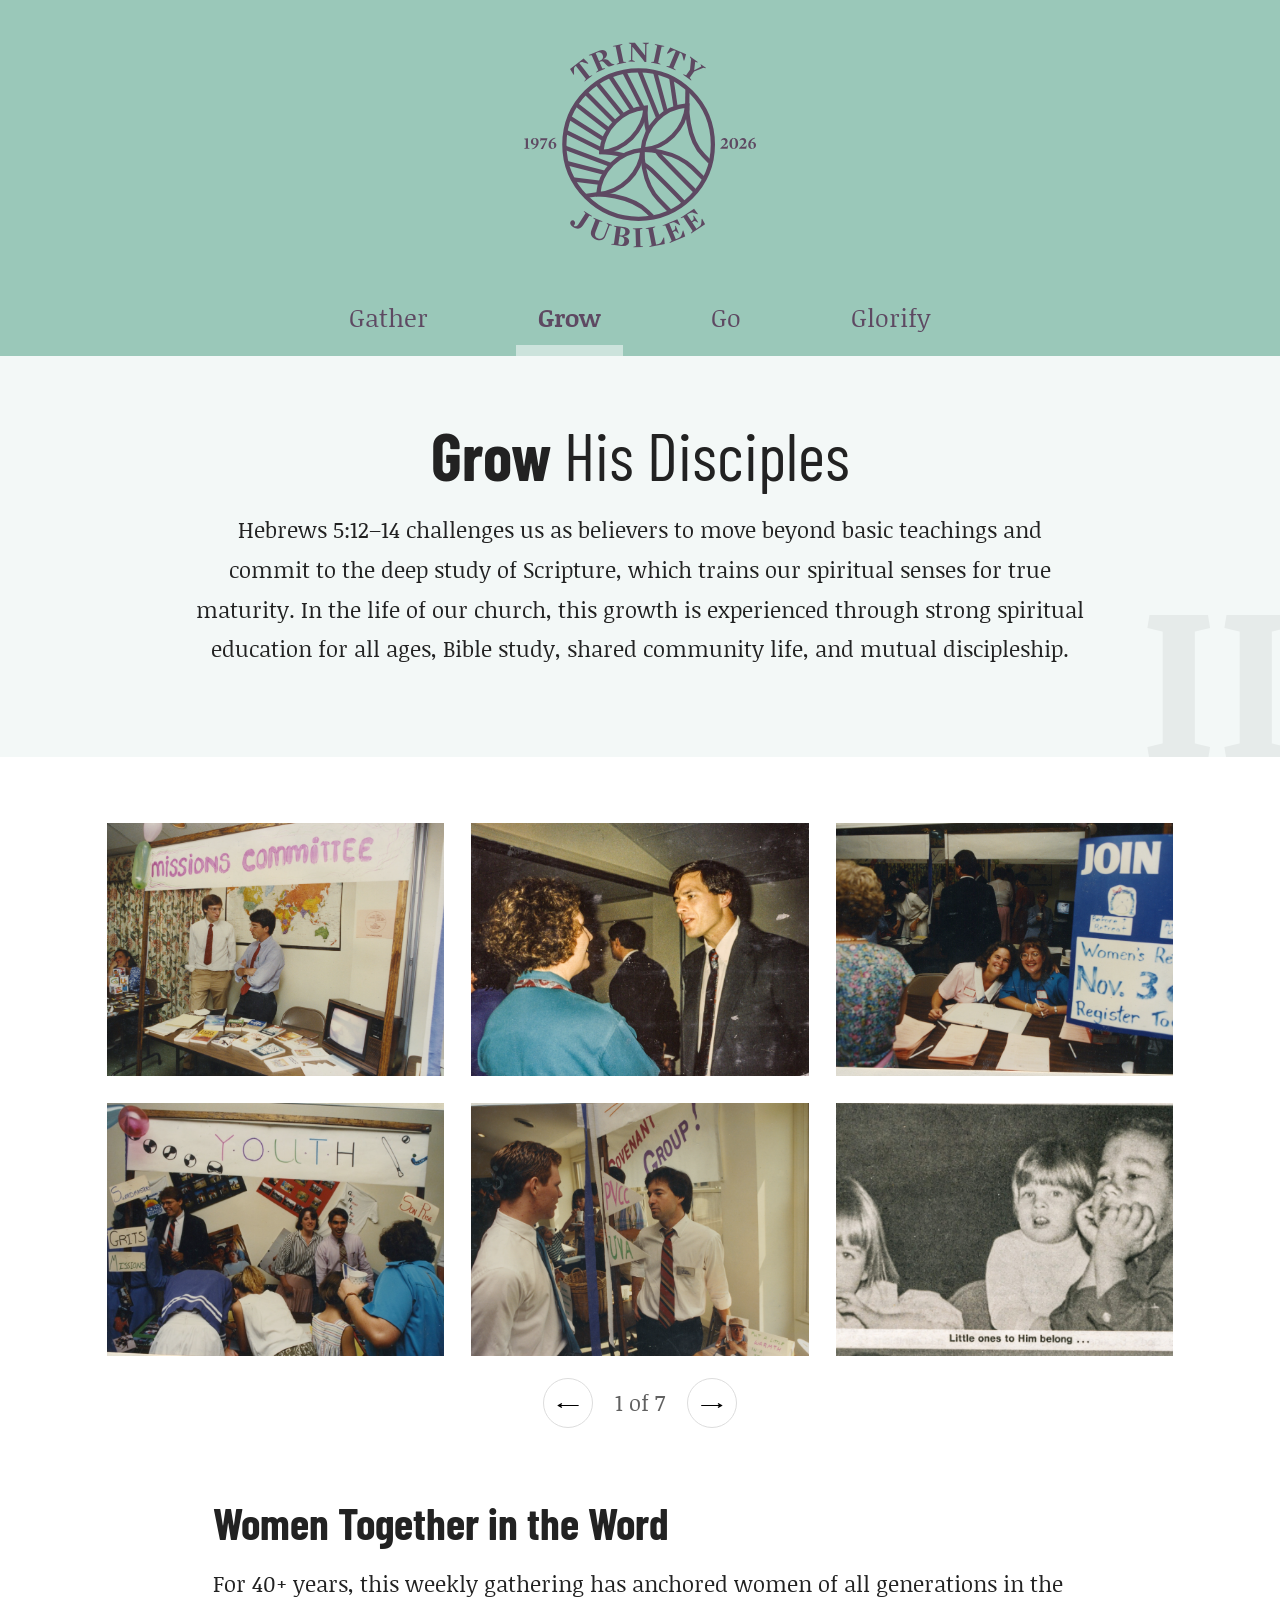
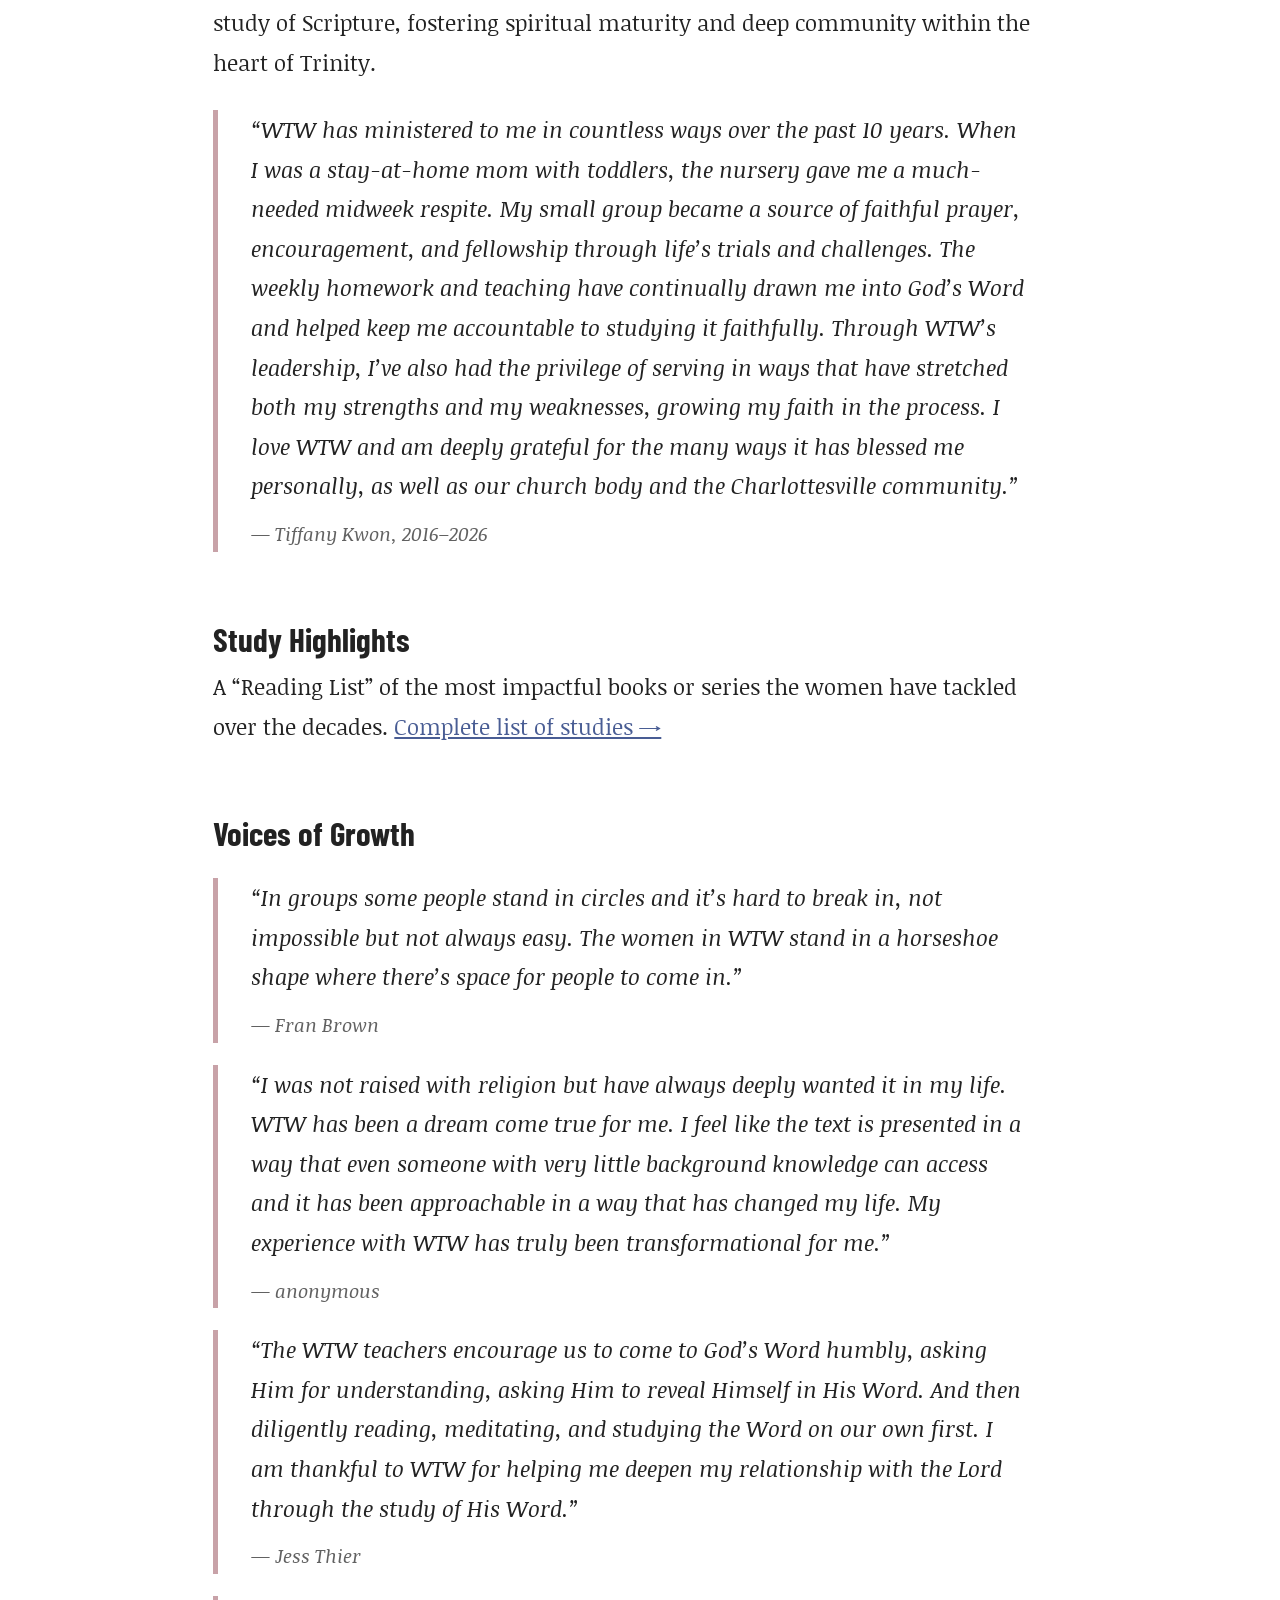
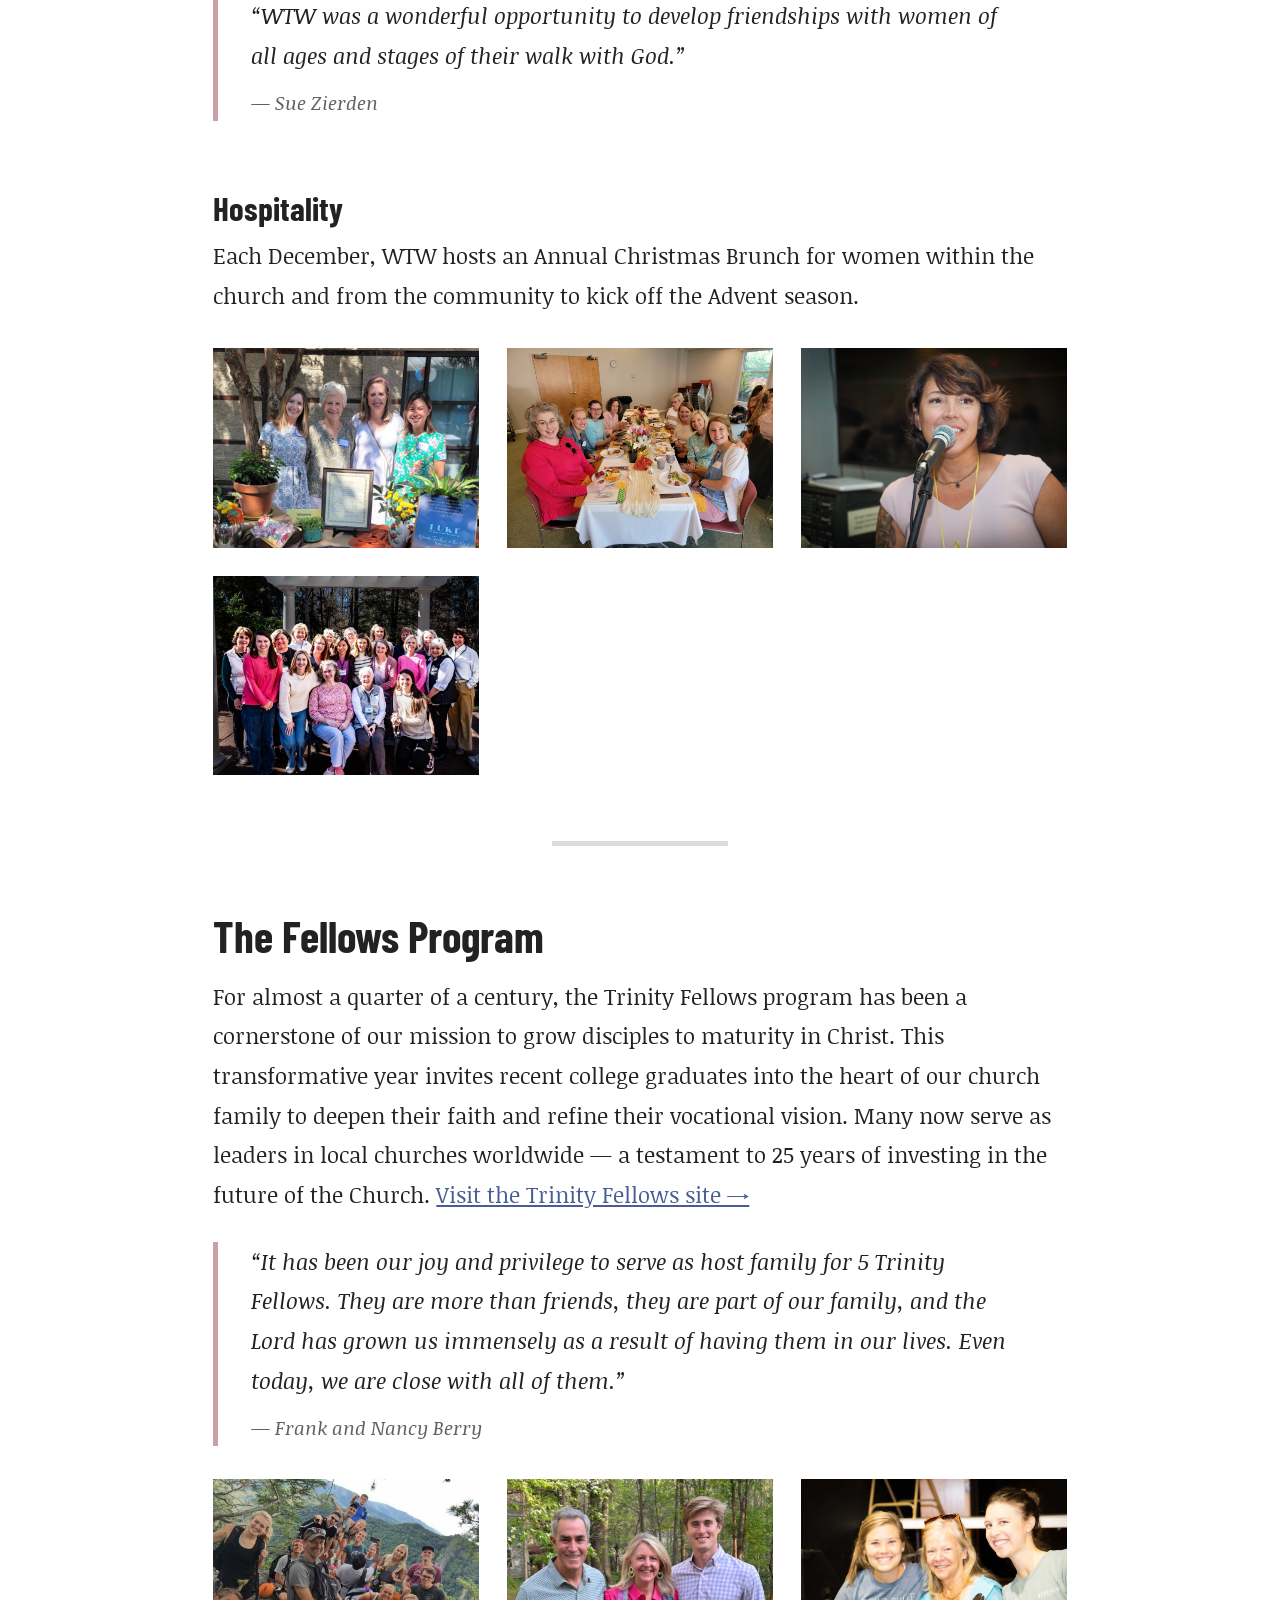
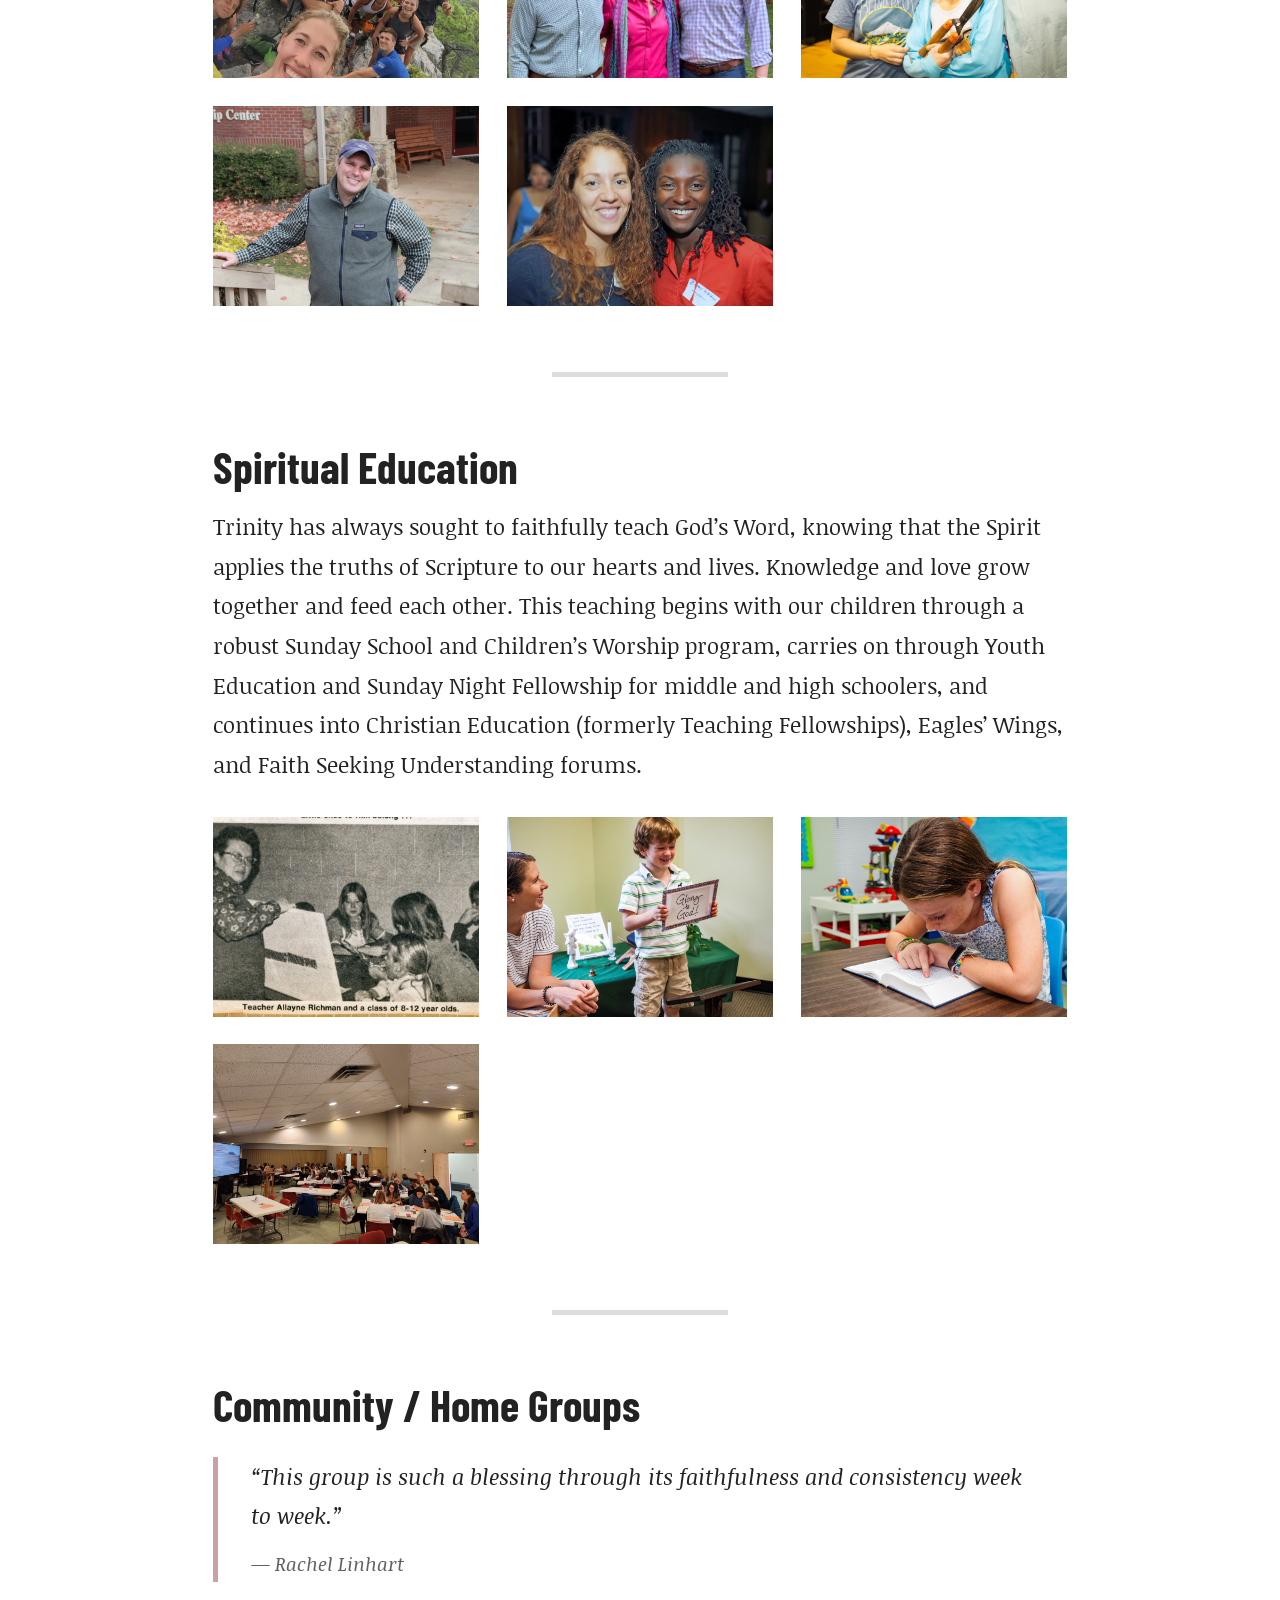
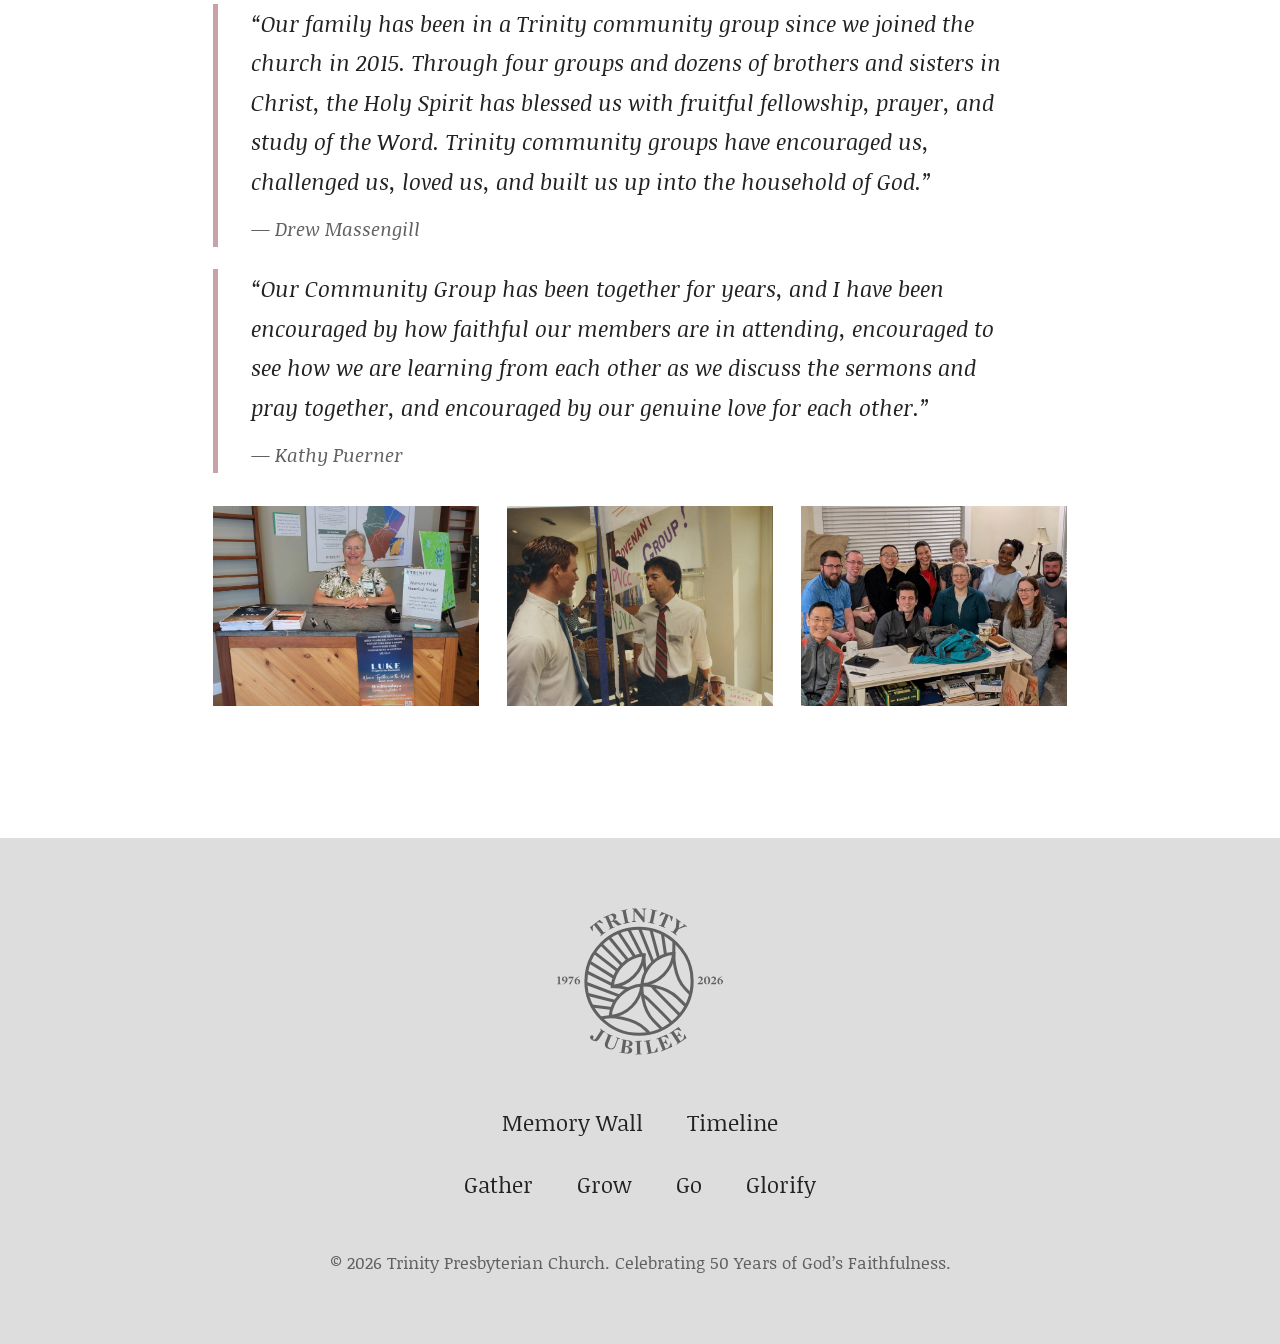
<file: grow.html>
<!doctype html>
<html lang="en">
  <head>
    <meta charset="UTF-8" />
    <meta name="viewport" content="width=device-width, initial-scale=1.0" />
    <title>Grow — Trinity Presbyterian Church</title>
    <meta
      name="description"
      content="Grow: Spiritual education, Bible study, the Trinity Fellows program, and community groups at Trinity Presbyterian Church."
    />
    <meta property="og:type" content="website" />
    <meta property="og:site_name" content="Trinity Presbyterian Church" />
    <meta
      property="og:url"
      content="https://jubilee.trinitycville.org/grow.html"
    />
    <meta property="og:title" content="Grow — Trinity Presbyterian Church" />
    <meta
      property="og:description"
      content="Grow: Spiritual education, Bible study, the Trinity Fellows program, and community groups at Trinity Presbyterian Church."
    />
    <meta
      property="og:image"
      content="https://jubilee.trinitycville.org/assets/images/og/og-image.jpg"
    />
    <meta property="og:image:width" content="1200" />
    <meta property="og:image:height" content="630" />
    <meta
      property="og:image:alt"
      content="Trinity Presbyterian Church Jubilee, 1976–2026"
    />
    <meta name="twitter:card" content="summary_large_image" />
    <meta name="twitter:title" content="Grow — Trinity Presbyterian Church" />
    <meta
      name="twitter:description"
      content="Grow: Spiritual education, Bible study, the Trinity Fellows program, and community groups at Trinity Presbyterian Church."
    />
    <meta
      name="twitter:image"
      content="https://jubilee.trinitycville.org/assets/images/og/og-image.jpg"
    />
    <link rel="preconnect" href="https://fonts.googleapis.com" />
    <link rel="preconnect" href="https://fonts.gstatic.com" crossorigin />
    <link
      href="https://fonts.googleapis.com/css2?family=Barlow+Condensed:wght@400;700&family=Noticia+Text:ital,wght@0,400;0,700;1,400;1,700&display=swap"
      rel="stylesheet"
    />
    <link rel="stylesheet" href="assets/css/styles.css" />
  </head>
  <body class="page-grow">
    <header class="site-header">
      <a
        href="index.html"
        class="site-logo"
        aria-label="Trinity Presbyterian Church — Home"
      >
        <img
          class="site-logo-img"
          src="assets/images/logo/jubilee-lockup-plum-on-transparent.svg"
          alt="Trinity Presbyterian Church — Jubilee, 1976–2026"
        />
      </a>
    </header>

    <nav class="site-nav" aria-label="Primary">
      <ul id="primary-nav-list" class="nav-list">
        <li><a href="gather.html">Gather</a></li>
        <li><a href="grow.html">Grow</a></li>
        <li><a href="go.html">Go</a></li>
        <li><a href="glorify.html">Glorify</a></li>
      </ul>
    </nav>

    <main>
      <header class="page-intro">
        <p class="page-eyebrow" aria-hidden="true">II</p>
        <h1 class="page-title">
          Grow <span class="page-subtitle">His Disciples</span>
        </h1>
        <p>
          Hebrews 5:12&ndash;14 challenges us as believers to move beyond basic
          teachings and commit to the deep study of Scripture, which trains our
          spiritual senses for true maturity. In the life of our church, this
          growth is experienced through strong spiritual education for all ages,
          Bible study, shared community life, and mutual discipleship.
        </p>
      </header>

      <section class="photo-gallery" aria-labelledby="grow-gallery-heading">
        <h2 id="grow-gallery-heading" class="sr-only">Grow Photos</h2>
        <ul>
          <li class="photo-gallery-item">
            <figure>
              <div class="photo-frame">
                <img
                  src="assets/images/grow/gallery/gallery-01.jpg"
                  alt="Ministry Fair 1990s"
                  loading="lazy"
                />
              </div>
            </figure>
          </li>
          <li class="photo-gallery-item">
            <figure>
              <div class="photo-frame">
                <img
                  src="assets/images/grow/gallery/gallery-10.jpg"
                  alt="Ministry Fair 1990s Mike Sharrett"
                  loading="lazy"
                />
              </div>
            </figure>
          </li>
          <li class="photo-gallery-item">
            <figure>
              <div class="photo-frame">
                <img
                  src="assets/images/grow/gallery/1987-womens-bible-study.jpg"
                  alt="Ministry Fair 1990s"
                  loading="lazy"
                />
              </div>
            </figure>
          </li>
          <li class="photo-gallery-item">
            <figure>
              <div class="photo-frame">
                <img
                  src="assets/images/grow/gallery/gallery-11.jpg"
                  alt="Ministry Fair 1990s Youth"
                  loading="lazy"
                />
              </div>
            </figure>
          </li>
          <li class="photo-gallery-item">
            <figure>
              <div class="photo-frame">
                <img
                  src="assets/images/grow/gallery/gallery-14.jpg"
                  alt="Ministry Fair 1990s Tony Giles"
                  loading="lazy"
                />
              </div>
            </figure>
          </li>
          <li class="photo-gallery-item">
            <figure>
              <div class="photo-frame">
                <img
                  src="assets/images/grow/gallery/gallery-16.jpg"
                  alt="Spiritual Education Children 1978"
                  loading="lazy"
                />
              </div>
            </figure>
          </li>
          <li class="photo-gallery-item">
            <figure>
              <div class="photo-frame">
                <img
                  src="assets/images/grow/gallery/gallery-17.jpg"
                  alt="Serve One Another 1978"
                  loading="lazy"
                />
              </div>
            </figure>
          </li>
          <li class="photo-gallery-item">
            <figure>
              <div class="photo-frame">
                <img
                  src="assets/images/grow/gallery/marketplace-vbs.jpg"
                  alt="Marketplace Vacation Bible School"
                  loading="lazy"
                />
              </div>
            </figure>
          </li>
          <li class="photo-gallery-item">
            <figure>
              <div class="photo-frame">
                <img
                  src="assets/images/grow/gallery/gallery-02.jpg"
                  alt="WTW Sue Zierden, Amy Offner"
                  loading="lazy"
                />
              </div>
            </figure>
          </li>
          <li class="photo-gallery-item">
            <figure>
              <div class="photo-frame">
                <img
                  src="assets/images/grow/gallery/gallery-04.jpg"
                  alt="WTW Amy Offner, Jane Bopp"
                  loading="lazy"
                />
              </div>
            </figure>
          </li>
          <li class="photo-gallery-item">
            <figure>
              <div class="photo-frame">
                <img
                  src="assets/images/grow/gallery/gallery-06.jpg"
                  alt="WTW Small Group Abby Bryant"
                  loading="lazy"
                />
              </div>
            </figure>
          </li>
          <li class="photo-gallery-item">
            <figure>
              <div class="photo-frame">
                <img
                  src="assets/images/grow/gallery/gallery-08.jpg"
                  alt="WTW Jane Nolan, Jane Bopp ++"
                  style="object-position: center 35%;"
                  loading="lazy"
                />
              </div>
            </figure>
          </li>
          <li class="photo-gallery-item">
            <figure>
              <div class="photo-frame">
                <img
                  src="assets/images/grow/gallery/gallery-09.jpg"
                  alt="WTW St Patty’s day"
                  loading="lazy"
                />
              </div>
            </figure>
          </li>
          <li class="photo-gallery-item">
            <figure>
              <div class="photo-frame">
                <img
                  src="assets/images/grow/gallery/fellows-group.jpg"
                  alt="Fellows group shot Beth riley"
                  loading="lazy"
                />
              </div>
            </figure>
          </li>
          <li class="photo-gallery-item">
            <figure>
              <div class="photo-frame">
                <img
                  src="assets/images/grow/gallery/fellows-support-group-2010.jpg"
                  alt="Fellows Christmas party"
                  loading="lazy"
                />
              </div>
            </figure>
          </li>
          <li class="photo-gallery-item">
            <figure>
              <div class="photo-frame">
                <img
                  src="assets/images/grow/gallery/gallery-23.jpg"
                  alt="Spiritual Education Children 2021"
                  loading="lazy"
                />
              </div>
            </figure>
          </li>
          <li class="photo-gallery-item">
            <figure>
              <div class="photo-frame">
                <img
                  src="assets/images/grow/gallery/gallery-24.jpg"
                  alt="Spiritual Education Children 2021"
                  loading="lazy"
                />
              </div>
            </figure>
          </li>
          <li class="photo-gallery-item">
            <figure>
              <div class="photo-frame">
                <img
                  src="assets/images/grow/gallery/gallery-25.jpg"
                  alt="Spiritual Education Children 2021"
                  style="object-position: center 65%;"
                  loading="lazy"
                />
              </div>
            </figure>
          </li>
          <li class="photo-gallery-item">
            <figure>
              <div class="photo-frame">
                <img
                  src="assets/images/grow/gallery/children-singalong-03.jpg"
                  alt="Spiritual Education Children 2024"
                  loading="lazy"
                />
              </div>
            </figure>
          </li>
          <li class="photo-gallery-item">
            <figure>
              <div class="photo-frame">
                <img
                  src="assets/images/grow/gallery/children-singalong-04.jpg"
                  alt="Children’s Singalong 2024"
                  loading="lazy"
                />
              </div>
            </figure>
          </li>
          <li class="photo-gallery-item">
            <figure>
              <div class="photo-frame">
                <img
                  src="assets/images/grow/gallery/children-singalong-01.jpg"
                  alt="Children’s Singalong 2024"
                  loading="lazy"
                />
              </div>
            </figure>
          </li>
          <li class="photo-gallery-item">
            <figure>
              <div class="photo-frame">
                <img
                  src="assets/images/grow/gallery/children-singalong-02.jpg"
                  alt="Children’s Singalong 2024"
                  loading="lazy"
                />
              </div>
            </figure>
          </li>
          <li class="photo-gallery-item">
            <figure>
              <div class="photo-frame">
                <img
                  src="assets/images/grow/gallery/gallery-19.jpg"
                  alt="Spiritual Education Children 2024"
                  loading="lazy"
                />
              </div>
            </figure>
          </li>
          <li class="photo-gallery-item">
            <figure>
              <div class="photo-frame">
                <img
                  src="assets/images/grow/gallery/gallery-20.jpg"
                  alt="Spiritual Education Children 2024"
                  loading="lazy"
                />
              </div>
            </figure>
          </li>
          <li class="photo-gallery-item">
            <figure>
              <div class="photo-frame">
                <img
                  src="assets/images/grow/gallery/gallery-21.jpg"
                  alt="Spiritual Education Children 2024"
                  loading="lazy"
                />
              </div>
            </figure>
          </li>
          <li class="photo-gallery-item">
            <figure>
              <div class="photo-frame">
                <img
                  src="assets/images/grow/gallery/womens-christmas-2024.jpg"
                  alt="WTW Christmas 2024"
                  loading="lazy"
                />
              </div>
            </figure>
          </li>
          <li class="photo-gallery-item">
            <figure>
              <div class="photo-frame">
                <img
                  src="assets/images/grow/gallery/wtw-celebration-2024-02.jpg"
                  alt="WTW 2024"
                  loading="lazy"
                />
              </div>
            </figure>
          </li>
          <li class="photo-gallery-item">
            <figure>
              <div class="photo-frame">
                <img
                  src="assets/images/grow/gallery/wtw-celebration-2024-01.jpg"
                  alt="WTW 2024"
                  style="object-position: center 28%;"
                  loading="lazy"
                />
              </div>
            </figure>
          </li>
          <li class="photo-gallery-item">
            <figure>
              <div class="photo-frame">
                <img
                  src="assets/images/grow/gallery/womens-christmas-2023-03.jpg"
                  alt="Women’s Christmas 2023"
                  loading="lazy"
                />
              </div>
            </figure>
          </li>
          <li class="photo-gallery-item">
            <figure>
              <div class="photo-frame">
                <img
                  src="assets/images/grow/gallery/womens-christmas-2023-02.jpg"
                  alt="Women’s Christmas 2023"
                  loading="lazy"
                />
              </div>
            </figure>
          </li>
          <li class="photo-gallery-item">
            <figure>
              <div class="photo-frame">
                <img
                  src="assets/images/grow/gallery/womens-christmas-2023-01.jpg"
                  alt="Women’s Christmas 2023"
                  loading="lazy"
                />
              </div>
            </figure>
          </li>
          <li class="photo-gallery-item">
            <figure>
              <div class="photo-frame">
                <img
                  src="assets/images/grow/gallery/wtw-kickoff-2024.jpg"
                  alt="WTW Kickoff 2024"
                  loading="lazy"
                />
              </div>
            </figure>
          </li>
          <li class="photo-gallery-item">
            <figure>
              <div class="photo-frame">
                <img
                  src="assets/images/grow/gallery/women-in-the-word-2026-02.jpg"
                  alt="WTW April 2026"
                  loading="lazy"
                />
              </div>
            </figure>
          </li>
          <li class="photo-gallery-item">
            <figure>
              <div class="photo-frame">
                <img
                  src="assets/images/grow/gallery/women-in-the-word-2026-03.jpg"
                  alt="WTW April 2026"
                  loading="lazy"
                />
              </div>
            </figure>
          </li>
          <li class="photo-gallery-item">
            <figure>
              <div class="photo-frame">
                <img
                  src="assets/images/grow/gallery/women-in-the-word-2026-01.jpg"
                  alt="WTW April 2026"
                  loading="lazy"
                />
              </div>
            </figure>
          </li>
          <li class="photo-gallery-item">
            <figure>
              <div class="photo-frame">
                <img
                  src="assets/images/grow/gallery/community-group.jpg"
                  alt="A Trinity Community Group 2026"
                  loading="lazy"
                />
              </div>
            </figure>
          </li>
          <li class="photo-gallery-item">
            <figure>
              <div class="photo-frame">
                <img
                  src="assets/images/grow/gallery/music-and-me-04.jpg"
                  alt="Music &amp; Me 2025"
                  loading="lazy"
                />
              </div>
            </figure>
          </li>
          <li class="photo-gallery-item">
            <figure>
              <div class="photo-frame">
                <img
                  src="assets/images/grow/gallery/music-and-me-02.jpg"
                  alt="Music &amp; Me 2025"
                  loading="lazy"
                />
              </div>
            </figure>
          </li>
          <li class="photo-gallery-item">
            <figure>
              <div class="photo-frame">
                <img
                  src="assets/images/grow/gallery/music-and-me-01.jpg"
                  alt="Music &amp; Me 2025"
                  loading="lazy"
                />
              </div>
            </figure>
          </li>
          <li class="photo-gallery-item">
            <figure>
              <div class="photo-frame">
                <img
                  src="assets/images/grow/gallery/music-and-me-03.jpg"
                  alt="Music &amp; Me 2025"
                  loading="lazy"
                />
              </div>
            </figure>
          </li>
        </ul>
      </section>

      <article class="chapter text-section" aria-labelledby="wtw-heading">
        <h2 id="wtw-heading">Women Together in the Word</h2>
        <p>
          For 40+ years, this weekly gathering has anchored women of all
          generations in the study of Scripture, fostering spiritual maturity
          and deep community within the heart of Trinity.
        </p>
        <blockquote class="testimonial">
          <p>
            &ldquo;WTW has ministered to me in countless ways over the past 10
            years. When I was a stay-at-home mom with toddlers, the nursery gave
            me a much-needed midweek respite. My small group became a source of
            faithful prayer, encouragement, and fellowship through life’s trials
            and challenges. The weekly homework and teaching have continually
            drawn me into God’s Word and helped keep me accountable to studying
            it faithfully. Through WTW’s leadership, I’ve also had the privilege
            of serving in ways that have stretched both my strengths and my
            weaknesses, growing my faith in the process. I love WTW and am
            deeply grateful for the many ways it has blessed me personally, as
            well as our church body and the Charlottesville community.&rdquo;
          </p>
          <footer>&mdash; Tiffany Kwon, 2016&ndash;2026</footer>
        </blockquote>
        <section aria-labelledby="study-highlights-heading">
          <h3 id="study-highlights-heading">Study Highlights</h3>
          <p>
            A &ldquo;Reading List&rdquo; of the most impactful books or series
            the women have tackled over the decades.
            <a href="wtw-studies.html" class="link-arrow"
              >Complete list of studies &rarr;</a
            >
          </p>
        </section>
        <section aria-labelledby="voices-of-growth-heading">
          <h3 id="voices-of-growth-heading">Voices of Growth</h3>
          <blockquote class="testimonial">
            <p>
              &ldquo;In groups some people stand in circles and it’s hard to
              break in, not impossible but not always easy. The women in WTW
              stand in a horseshoe shape where there’s space for people to come
              in.&rdquo;
            </p>
            <footer>&mdash; Fran Brown</footer>
          </blockquote>
          <blockquote class="testimonial">
            <p>
              &ldquo;I was not raised with religion but have always deeply
              wanted it in my life. WTW has been a dream come true for me. I
              feel like the text is presented in a way that even someone with
              very little background knowledge can access and it has been
              approachable in a way that has changed my life. My experience with
              WTW has truly been transformational for me.&rdquo;
            </p>
            <footer>&mdash; anonymous</footer>
          </blockquote>
          <blockquote class="testimonial">
            <p>
              &ldquo;The WTW teachers encourage us to come to God’s Word humbly,
              asking Him for understanding, asking Him to reveal Himself in His
              Word. And then diligently reading, meditating, and studying the
              Word on our own first. I am thankful to WTW for helping me deepen
              my relationship with the Lord through the study of His
              Word.&rdquo;
            </p>
            <footer>&mdash; Jess Thier</footer>
          </blockquote>
          <blockquote class="testimonial">
            <p>
              &ldquo;WTW was a wonderful opportunity to develop friendships with
              women of all ages and stages of their walk with God.&rdquo;
            </p>
            <footer>&mdash; Sue Zierden</footer>
          </blockquote>
        </section>
        <section aria-labelledby="hospitality-heading">
          <h3 id="hospitality-heading">Hospitality</h3>
          <p>
            Each December, WTW hosts an Annual Christmas Brunch for women within
            the church and from the community to kick off the Advent season.
          </p>
        </section>
        <section class="photo-gallery" aria-label="Women Together in the Word photos">
          <ul>
            <li class="photo-gallery-item">
              <figure>
                <div class="photo-frame">
                  <img
                    src="assets/images/grow/gallery/wtw-signup-table.jpg"
                    alt="WTW sign-up table"
                    style="object-position: center 15%;"
                    loading="lazy"
                  />
                </div>
              </figure>
            </li>
            <li class="photo-gallery-item">
              <figure>
                <div class="photo-frame">
                  <img
                    src="assets/images/grow/gallery/wtw-luncheon.jpg"
                    alt="WTW luncheon"
                    loading="lazy"
                  />
                </div>
              </figure>
            </li>
            <li class="photo-gallery-item">
              <figure>
                <div class="photo-frame">
                  <img
                    src="assets/images/grow/gallery/wtw-speaker.jpg"
                    alt="WTW speaker at the microphone"
                    loading="lazy"
                  />
                </div>
              </figure>
            </li>
            <li class="photo-gallery-item">
              <figure>
                <div class="photo-frame">
                  <img
                    src="assets/images/grow/gallery/wtw-leadership-team.jpg"
                    alt="WTW leadership team"
                    loading="lazy"
                  />
                </div>
              </figure>
            </li>
          </ul>
        </section>
      </article>

      <article class="chapter text-section" aria-labelledby="fellows-heading">
        <h2 id="fellows-heading">The Fellows Program</h2>
        <p>
          For almost a quarter of a century, the Trinity Fellows program has
          been a cornerstone of our mission to grow disciples to maturity in
          Christ. This transformative year invites recent college graduates into
          the heart of our church family to deepen their faith and refine their
          vocational vision. Many now serve as leaders in local churches
          worldwide &mdash; a testament to 25 years of investing in the future
          of the Church.
          <a class="link-arrow" href="https://fellows.trinitycville.org/"
            >Visit the Trinity Fellows site &rarr;</a
          >
        </p>
        <blockquote class="testimonial">
          <p>
            &ldquo;It has been our joy and privilege to serve as host family for
            5 Trinity Fellows. They are more than friends, they are part of our
            family, and the Lord has grown us immensely as a result of having
            them in our lives. Even today, we are close with all of them.&rdquo;
          </p>
          <footer>&mdash; Frank and Nancy Berry</footer>
        </blockquote>
        <section class="photo-gallery" aria-label="Fellows Program photos">
          <ul>
            <li class="photo-gallery-item">
              <figure>
                <div class="photo-frame">
                  <img
                    src="assets/images/grow/gallery/fellows-hike.jpg"
                    alt="Fellows on a mountain hike"
                    loading="lazy"
                  />
                </div>
              </figure>
            </li>
            <li class="photo-gallery-item">
              <figure>
                <div class="photo-frame">
                  <img
                    src="assets/images/grow/gallery/fellows-family.jpg"
                    alt="Frank and Nancy Berry with James, one of their Fellows."
                    style="object-position: center 5%;"
                    loading="lazy"
                  />
                </div>
              </figure>
            </li>
            <li class="photo-gallery-item">
              <figure>
                <div class="photo-frame">
                  <img
                    src="assets/images/grow/gallery/fellows-service-day.jpg"
                    alt="Fellows on a service day"
                    loading="lazy"
                  />
                </div>
              </figure>
            </li>
            <li class="photo-gallery-item">
              <figure>
                <div class="photo-frame">
                  <img
                    src="assets/images/grow/gallery/fellows-portrait.jpg"
                    alt="Dennis Doran, director of the Fellows program"
                    loading="lazy"
                  />
                </div>
              </figure>
            </li>
            <li class="photo-gallery-item">
              <figure>
                <div class="photo-frame">
                  <img
                    src="assets/images/grow/gallery/fellows-10yr-weekend.jpg"
                    alt="Fellows 10-year reunion weekend"
                    loading="lazy"
                  />
                </div>
              </figure>
            </li>
          </ul>
        </section>
      </article>

      <article
        class="chapter text-section"
        aria-labelledby="spiritual-ed-heading"
      >
        <h2 id="spiritual-ed-heading">Spiritual Education</h2>
        <p>
          Trinity has always sought to faithfully teach God’s Word, knowing that
          the Spirit applies the truths of Scripture to our hearts and lives.
          Knowledge and love grow together and feed each other. This teaching
          begins with our children through a robust Sunday School and Children’s
          Worship program, carries on through Youth Education and Sunday Night
          Fellowship for middle and high schoolers, and continues into Christian
          Education (formerly Teaching Fellowships), Eagles’ Wings, and Faith
          Seeking Understanding forums.
        </p>
        <section class="photo-gallery" aria-label="Spiritual Education photos">
          <ul>
            <li class="photo-gallery-item">
              <figure>
                <div class="photo-frame">
                  <img
                    src="assets/images/grow/gallery/spiritual-ed-1978-class.jpg"
                    alt="Teacher Allayne Richman and a class of 8-12 year olds, 1978"
                    loading="lazy"
                  />
                </div>
              </figure>
            </li>
            <li class="photo-gallery-item">
              <figure>
                <div class="photo-frame">
                  <img
                    src="assets/images/grow/gallery/spiritual-ed-glory-to-god.jpg"
                    alt="A child holding a “Glory to God!” sign in Children’s Worship"
                    loading="lazy"
                  />
                </div>
              </figure>
            </li>
            <li class="photo-gallery-item">
              <figure>
                <div class="photo-frame">
                  <img
                    src="assets/images/grow/gallery/spiritual-ed-girl-reading.jpg"
                    alt="A covenant child reads her Bible during the children’s education hour."
                    loading="lazy"
                  />
                </div>
              </figure>
            </li>
            <li class="photo-gallery-item">
              <figure>
                <div class="photo-frame">
                  <img
                    src="assets/images/grow/gallery/spiritual-ed-small-groups.jpg"
                    alt="WTW Bible study meeting in small groups"
                    loading="lazy"
                  />
                </div>
              </figure>
            </li>
          </ul>
        </section>
      </article>

      <article
        class="chapter text-section"
        aria-labelledby="community-groups-heading"
      >
        <h2 id="community-groups-heading">Community / Home Groups</h2>
        <blockquote class="testimonial">
          <p>
            &ldquo;This group is such a blessing through its faithfulness and
            consistency week to week.&rdquo;
          </p>
          <footer>&mdash; Rachel Linhart</footer>
        </blockquote>
        <blockquote class="testimonial">
          <p>
            &ldquo;Our family has been in a Trinity community group since we
            joined the church in 2015. Through four groups and dozens of
            brothers and sisters in Christ, the Holy Spirit has blessed us with
            fruitful fellowship, prayer, and study of the Word. Trinity
            community groups have encouraged us, challenged us, loved us, and
            built us up into the household of God.&rdquo;
          </p>
          <footer>&mdash; Drew Massengill</footer>
        </blockquote>
        <blockquote class="testimonial">
          <p>
            &ldquo;Our Community Group has been together for years, and I have
            been encouraged by how faithful our members are in attending,
            encouraged to see how we are learning from each other as we discuss
            the sermons and pray together, and encouraged by our genuine love
            for each other.&rdquo;
          </p>
          <footer>&mdash; Kathy Puerner</footer>
        </blockquote>
        <section class="photo-gallery" aria-label="Community and Home Groups photos">
          <ul>
            <li class="photo-gallery-item">
              <figure>
                <div class="photo-frame">
                  <img
                    src="assets/images/grow/gallery/community-group-welcome-desk.jpg"
                    alt="Trinity ministry welcome desk"
                    loading="lazy"
                  />
                </div>
              </figure>
            </li>
            <li class="photo-gallery-item">
              <figure>
                <div class="photo-frame">
                  <img
                    src="assets/images/grow/gallery/community-group-covenant-fair.jpg"
                    alt="Covenant Group sign-up fair"
                    loading="lazy"
                  />
                </div>
              </figure>
            </li>
            <li class="photo-gallery-item">
              <figure>
                <div class="photo-frame">
                  <img
                    src="assets/images/grow/gallery/community-group-living-room.jpg"
                    alt="A Trinity community group"
                    loading="lazy"
                  />
                </div>
              </figure>
            </li>
          </ul>
        </section>
      </article>
    </main>

    <footer class="site-footer">
      <a
        href="index.html"
        class="footer-logo"
        aria-label="Trinity Presbyterian Church — Home"
      >
        <img
          class="footer-logo-img"
          src="assets/images/logo/jubilee-lockup-gray-on-transparent.svg"
          alt="Trinity Presbyterian Church — Jubilee, 1976–2026"
        />
      </a>
      <nav class="footer-nav" aria-label="Footer">
        <ul>
          <li><a href="memory-wall.html">Memory Wall</a></li>
          <li><a href="timeline.html">Timeline</a></li>
        </ul>
        <ul>
          <li><a href="gather.html">Gather</a></li>
          <li><a href="grow.html">Grow</a></li>
          <li><a href="go.html">Go</a></li>
          <li><a href="glorify.html">Glorify</a></li>
        </ul>
      </nav>
      <p class="footer-meta">
        &copy; 2026 Trinity Presbyterian Church. Celebrating 50 Years of God’s
        Faithfulness.
      </p>
    </footer>

    <script src="assets/js/main.js"></script>
  </body>
</html>
</file>
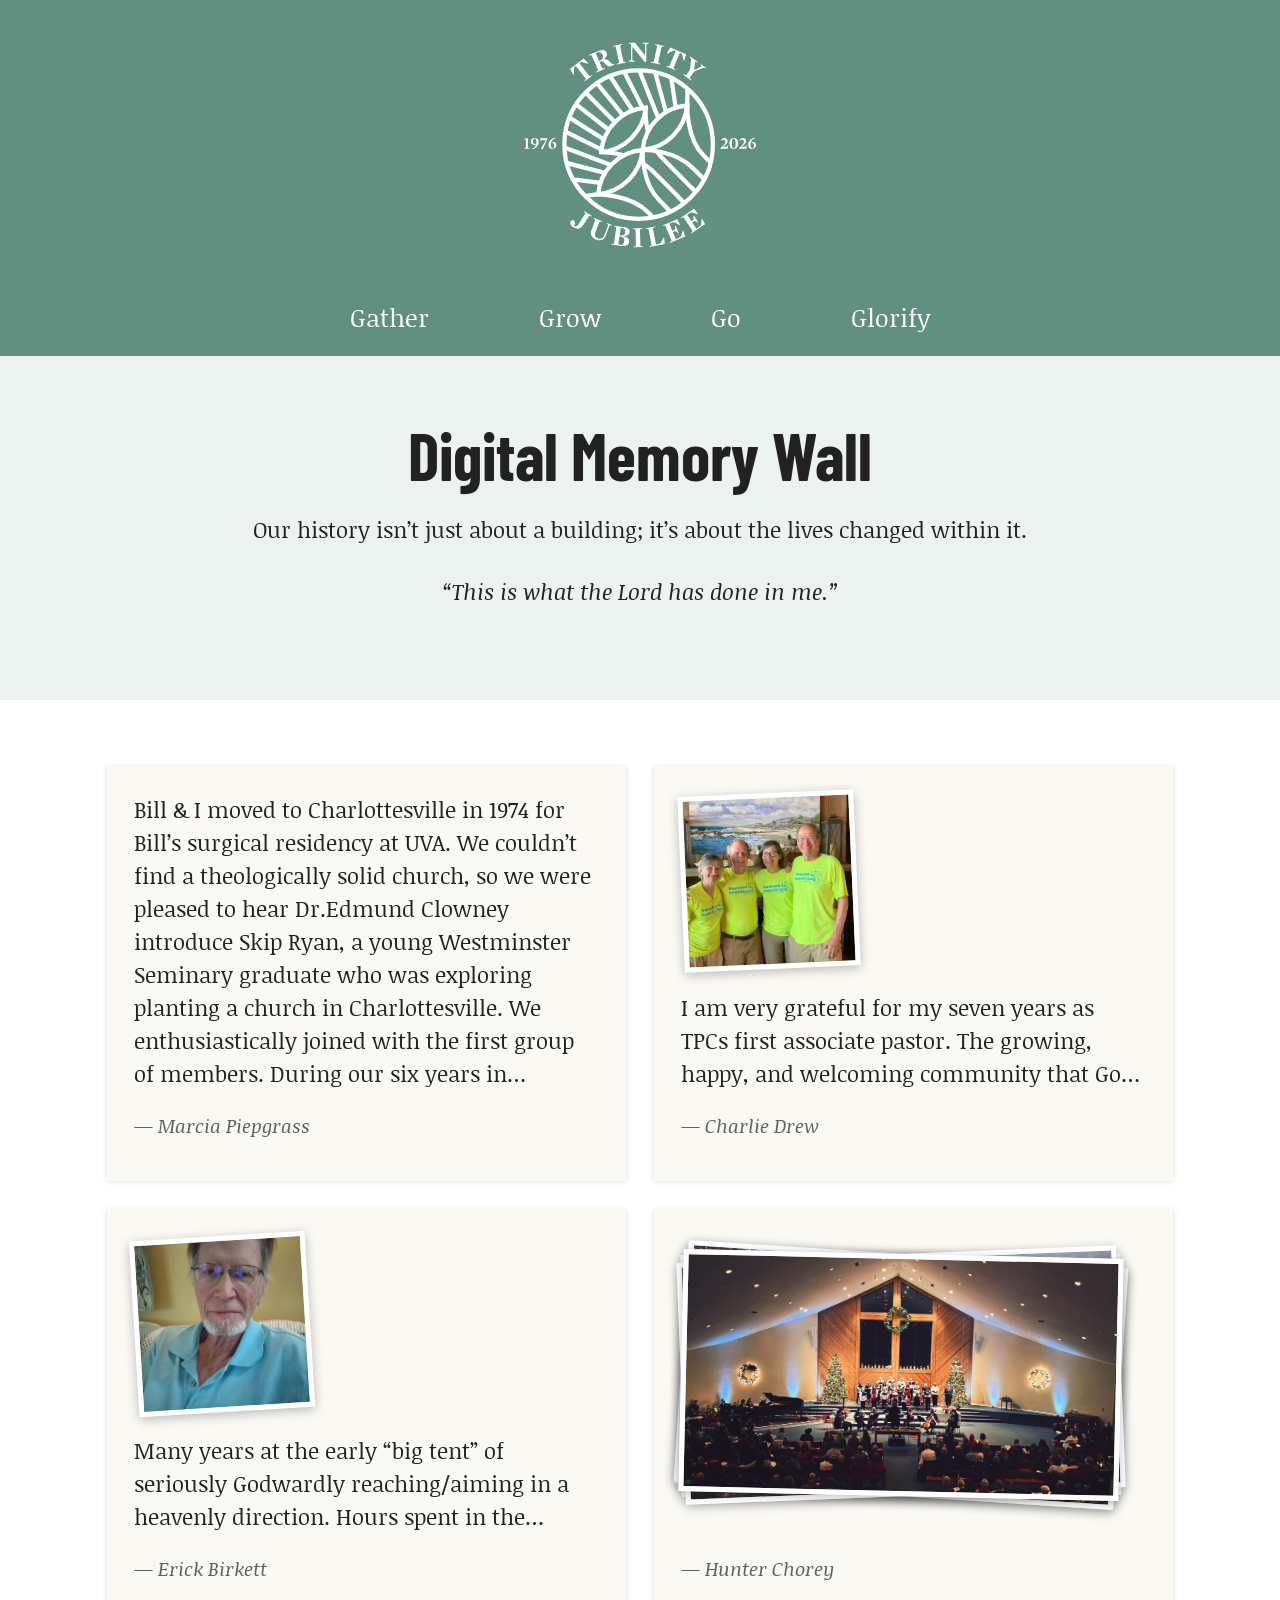
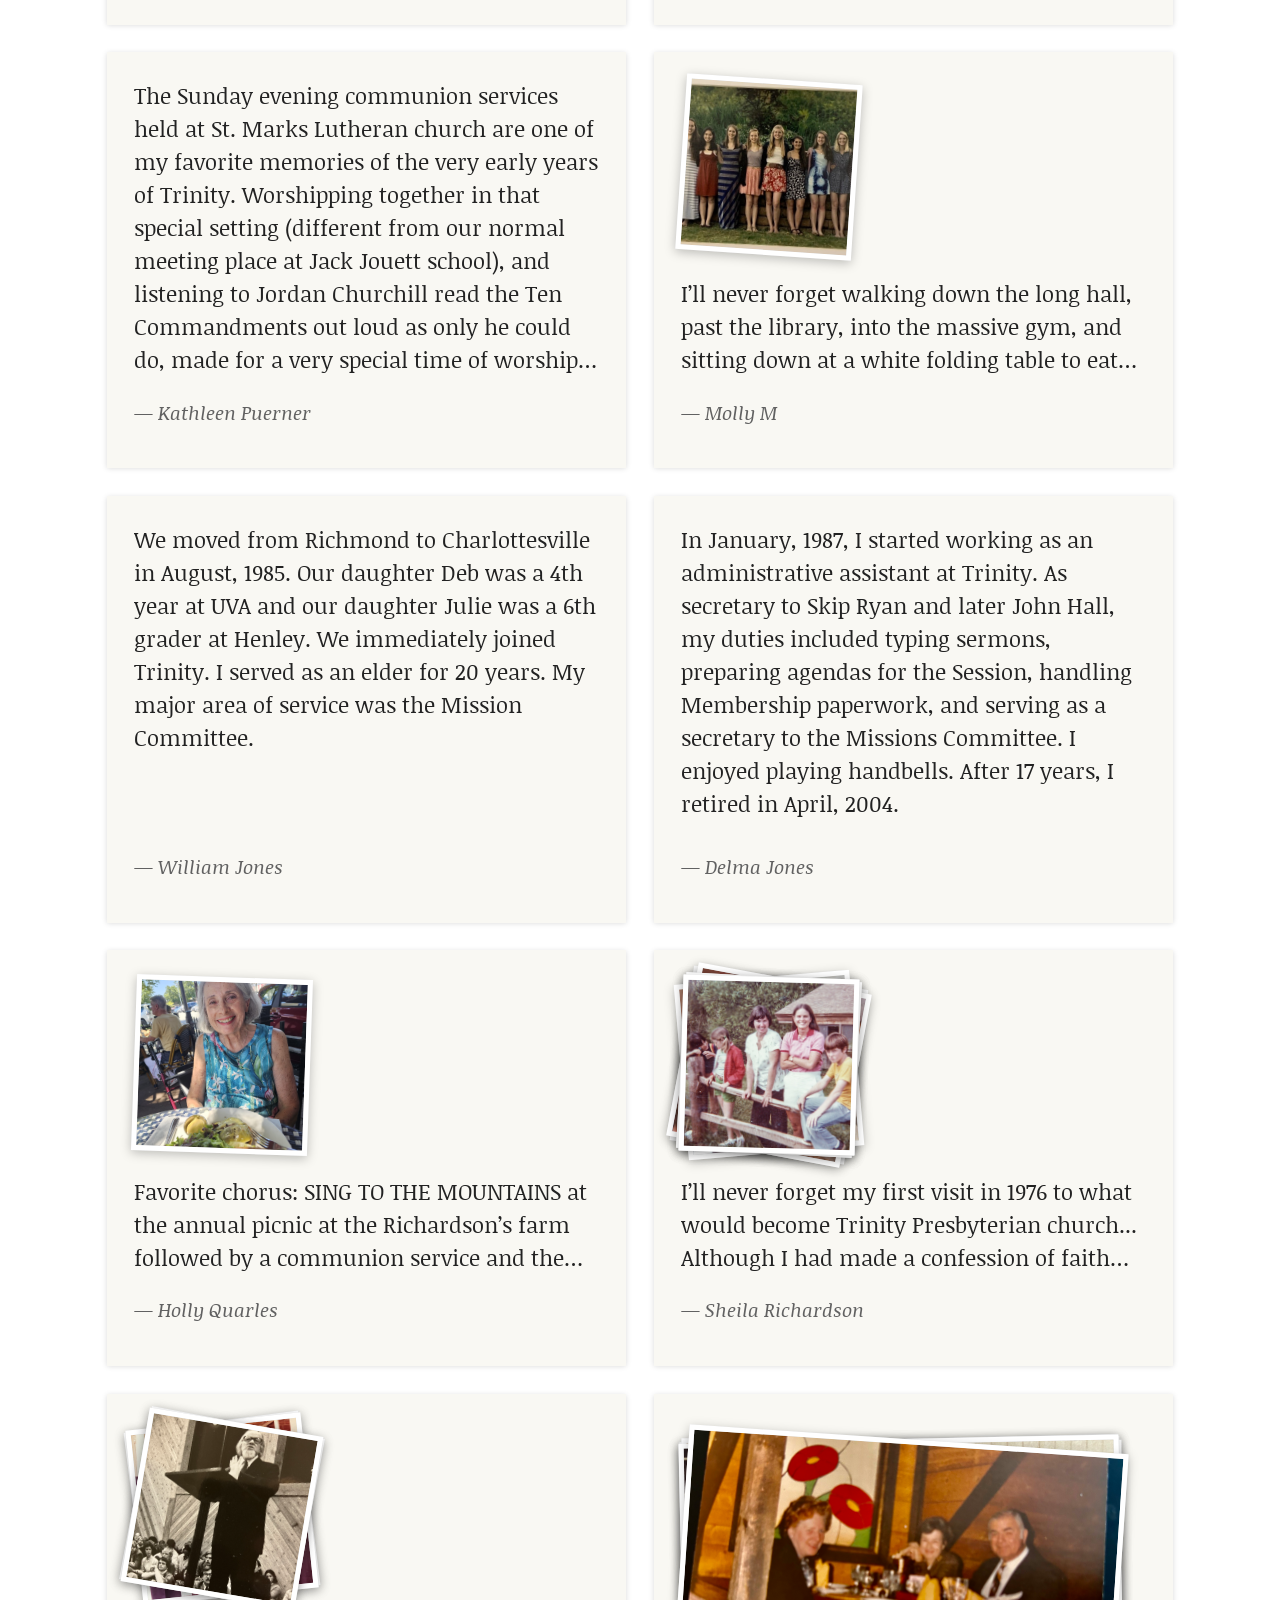
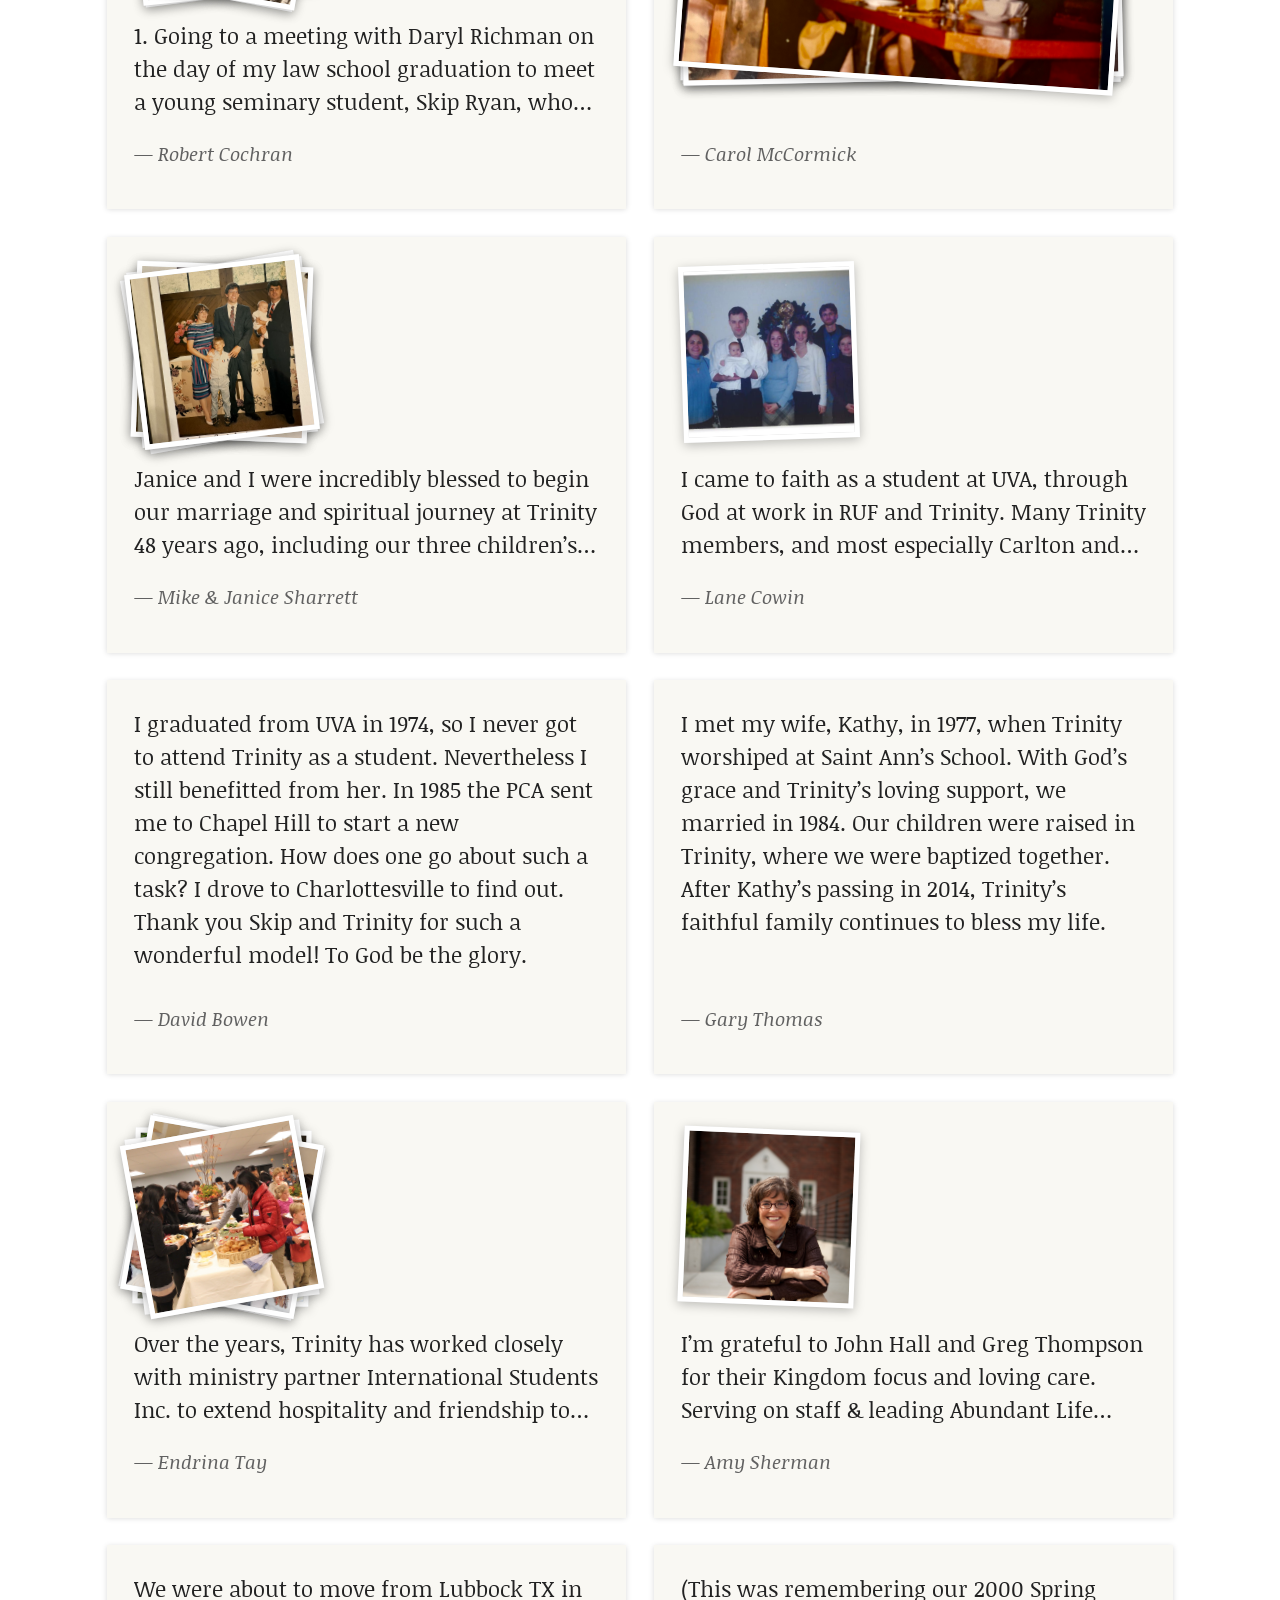
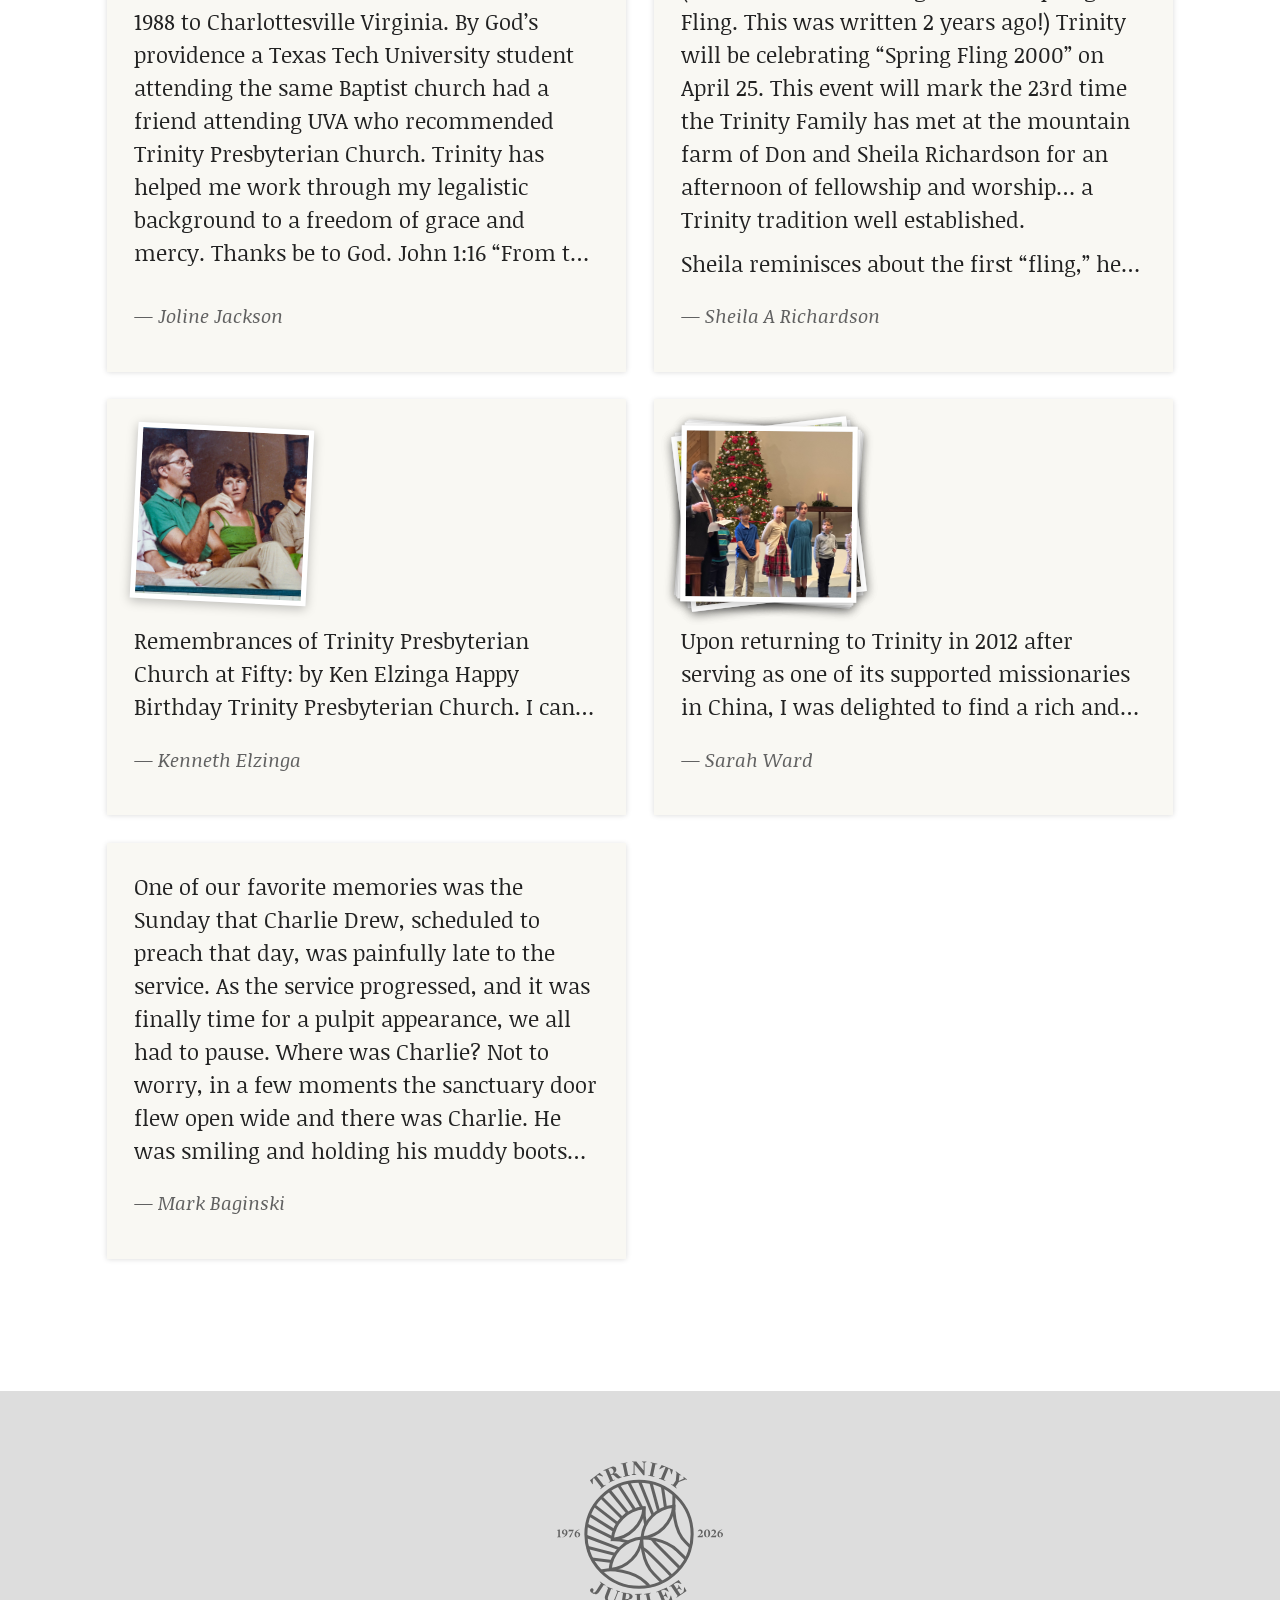
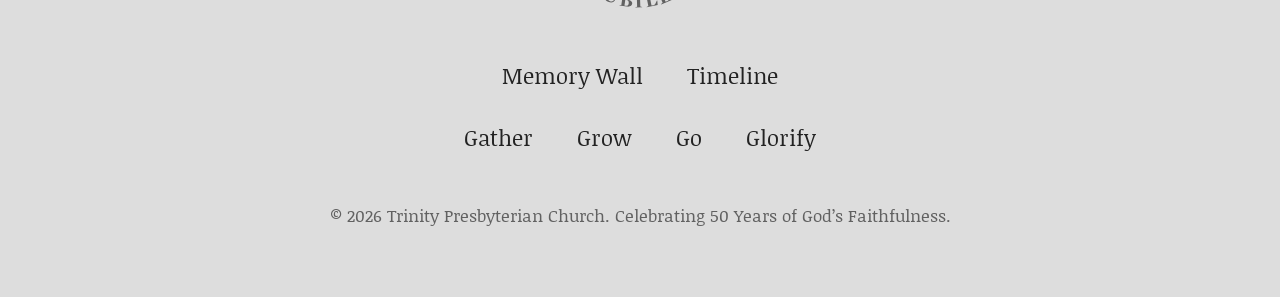
<file: memory-wall.html>
<!doctype html>
<html lang="en">
  <head>
    <meta charset="UTF-8" />
    <meta name="viewport" content="width=device-width, initial-scale=1.0" />
    <title>Digital Memory Wall — Trinity Presbyterian Church</title>
    <meta
      name="description"
      content="Digital Memory Wall: stories of what the Lord has done in the lives of Trinity Presbyterian Church’s congregation."
    />
    <meta property="og:type" content="website" />
    <meta property="og:site_name" content="Trinity Presbyterian Church" />
    <meta
      property="og:url"
      content="https://jubilee.trinitycville.org/memory-wall.html"
    />
    <meta
      property="og:title"
      content="Digital Memory Wall — Trinity Presbyterian Church"
    />
    <meta
      property="og:description"
      content="Digital Memory Wall: stories of what the Lord has done in the lives of Trinity Presbyterian Church’s congregation."
    />
    <meta
      property="og:image"
      content="https://jubilee.trinitycville.org/assets/images/og/og-image.jpg"
    />
    <meta property="og:image:width" content="1200" />
    <meta property="og:image:height" content="630" />
    <meta
      property="og:image:alt"
      content="Trinity Presbyterian Church Jubilee, 1976–2026"
    />
    <meta name="twitter:card" content="summary_large_image" />
    <meta
      name="twitter:title"
      content="Digital Memory Wall — Trinity Presbyterian Church"
    />
    <meta
      name="twitter:description"
      content="Digital Memory Wall: stories of what the Lord has done in the lives of Trinity Presbyterian Church’s congregation."
    />
    <meta
      name="twitter:image"
      content="https://jubilee.trinitycville.org/assets/images/og/og-image.jpg"
    />
    <link rel="preconnect" href="https://fonts.googleapis.com" />
    <link rel="preconnect" href="https://fonts.gstatic.com" crossorigin />
    <link
      href="https://fonts.googleapis.com/css2?family=Barlow+Condensed:wght@400;700&family=Noticia+Text:ital,wght@0,400;0,700;1,400;1,700&display=swap"
      rel="stylesheet"
    />
    <link rel="stylesheet" href="assets/css/styles.css" />
  </head>
  <body>
    <header class="site-header">
      <a
        href="index.html"
        class="site-logo"
        aria-label="Trinity Presbyterian Church — Home"
      >
        <img
          class="site-logo-img"
          src="assets/images/logo/jubilee-lockup-white-on-sage.svg"
          alt="Trinity Presbyterian Church — Jubilee, 1976–2026"
        />
      </a>
    </header>

    <nav class="site-nav" aria-label="Primary">
      <ul id="primary-nav-list" class="nav-list">
        <li><a href="gather.html">Gather</a></li>
        <li><a href="grow.html">Grow</a></li>
        <li><a href="go.html">Go</a></li>
        <li><a href="glorify.html">Glorify</a></li>
      </ul>
    </nav>

    <main>
      <header class="page-intro">
        <h1 class="page-title">Digital Memory Wall</h1>
        <p>
          Our history isn’t just about a building; it’s about the lives changed
          within it.
        </p>
        <blockquote>
          <p>&ldquo;This is what the Lord has done in me.&rdquo;</p>
        </blockquote>
      </header>

      <!--
      Sourced from “50 Years of Faithfulness Submissions for Digital Memory Wall”
      (CSV, 2026-08-06). Submitter emails were in that sheet but are intentionally
      left out of this public page. Several entries reference photo filenames that
      weren’t included with the CSV — see the per-card comments below; drop the
      real files into assets/images/memory-wall/ and wire them in once you have
      that submitted-photos folder.
    -->
      <ul class="memory-grid">
        <li class="memory-card">
          <blockquote>
            <p>
              Bill &amp; I moved to Charlottesville in 1974 for Bill’s surgical
              residency at UVA. We couldn’t find a theologically solid church,
              so we were pleased to hear Dr.Edmund Clowney introduce Skip Ryan,
              a young Westminster Seminary graduate who was exploring planting a
              church in Charlottesville. We enthusiastically joined with the
              first group of members. During our six years in Charlottesville,
              three of our children were dedicated to the Lord at Trinity. I was
              introduced to Precept upon Precept Bible studies at Trinity and
              subsequently taught Precepts. Bill started a missions committee at
              the church, and Trinity supported us the six years we were
              missionaries in Haiti. Trinity members: Keith Price (one year),
              Preston Campbell (two years), Jane Spencer (now Bopp--three
              months) and Barb Armacost (six months) came to serve with us at
              Beracah Medical Center. Bruce Robinson, after he graduated from
              UVA in engineering, also came to Haiti and worked with our mission
              using the spiritual foundation he gained at Trinity. Besides our
              friendship with those co-workers, we have been blessed by the
              lifelong friendships of Skip and Barb Ryan, Dave &amp; Eleanor
              Mills, Alan &amp; Barbara Jenkins, Jim &amp; Dottie Mann., Dick
              and Janet Pearson. and many more. Finally and most significantly,
              we’re thankful for how our worship has been deepened under Skip’s
              tutelage at Trinity.
            </p>
          </blockquote>
          <p class="memory-name">&mdash; Marcia Piepgrass</p>
        </li>
        <li class="memory-card">
          <div class="memory-photos">
            <div class="photo-frame">
              <img
                src="assets/images/memory-wall/charlie-drew-01.jpg"
                alt="Charlie Drew and wife with Dick and Janet Pearson"
                loading="lazy"
              />
            </div>
          </div>
          <blockquote>
            <p>
              I am very grateful for my seven years as TPCs first associate
              pastor. The growing, happy, and welcoming community that God had
              used Skip Ryan to build here overcame my vocational doubts and I
              found myself thriving. It helped enormously that Skip was so
              willing to have me preach and grow here, sharing the pulpit more
              than senior pastors often do and adjusting to my desire to try on
              a range of roles as the years went by. Jeannie and I have friends
              from our years at Trinity whom we continue to hold dear, some of
              whom we Zoom with regularly.
            </p>
            <p>
              The first time I prepared the Lord&rsquo;s Supper elements was
              under the watchful eye of Mary Churchill. I thought I had done all
              things well, but Mary, born and bred in the Church of England,
              thought otherwise: &ldquo;Charlie, Jesus turned water into wine,
              but you have somehow managed to turn wine into water!&rdquo;
            </p>
            <p>
              At one memorable presbytery gathering, Skip and I were hosted by a
              family that put us up in the same room, furnished with a double
              bed. Wanting to be gracious toward those who were opening their
              home to us, we said nothing. But as we silently prepared for bed,
              our heterosexual selves grew increasingly uncomfortable, until,
              just before he turned out the light, Skip muttered, &ldquo;Touch
              me and I&rsquo;ll kill you.&rdquo; That somehow broke the ice and
              enabled us to go to sleep.
            </p>
            <p>(Charlie Drew, Associate Pastor, 1980-1987)</p>
          </blockquote>
          <p class="memory-name">&mdash; Charlie Drew</p>
        </li>
        <li class="memory-card">
          <div class="memory-photos">
            <div class="photo-frame">
              <img
                src="assets/images/memory-wall/erick-birkett-01.jpg"
                alt="Erick Birkett"
                loading="lazy"
              />
            </div>
          </div>
          <blockquote>
            <p>
              Many years at the early “big tent” of seriously Godwardly
              reaching/aiming in a heavenly direction. Hours spent in the
              presence of other stumbling pilgrims. Gifts given, shared,
              enjoyed, now relished. Trinity-care lavished in prayer, faithfully
              imploring “Kyrie elison” over and over on our behalf. Harkening
              back to care for our son, Aaron by Trinity’s folk. Grateful for so
              very much.
            </p>
            <p>
              Looking back in recollections of friends now cherished, shared
              times, faces upturned, mental image of Lot and wife in view
              somehow. We did so wish to be salt, and light in greater C’ville
              and the world.
            </p>
            <p>
              With glistening eyes, recalling profound worship and jubilant
              praises uttered from rent hearts and hearts running over from
              “hessid”, steadfast-love. A Skip theme always echoing, echoing,
              echoing... in me.
            </p>
            <p>Erick Birkett</p>
          </blockquote>
          <p class="memory-name">&mdash; Erick Birkett</p>
        </li>
        <li class="memory-card">
          <div class="memory-photos">
            <div class="photo-frame">
              <img
                src="assets/images/memory-wall/hunter-chorey-01.jpg"
                alt="TPC front window in fall"
                loading="lazy"
              />
            </div>
            <div class="photo-frame">
              <img
                src="assets/images/memory-wall/hunter-chorey-02.jpg"
                alt="TPC front at sunset"
                loading="lazy"
              />
            </div>
            <div class="photo-frame">
              <img
                src="assets/images/memory-wall/hunter-chorey-03.jpg"
                alt="TPC sanctuary, black and white with sun shadow"
                loading="lazy"
              />
            </div>
            <div class="photo-frame">
              <img
                src="assets/images/memory-wall/hunter-chorey-04.jpg"
                alt="TPC front building with evening sky"
                loading="lazy"
              />
            </div>
            <div class="photo-frame">
              <img
                src="assets/images/memory-wall/hunter-chorey-05.jpg"
                alt="TPC Lessons and Carols"
                loading="lazy"
              />
            </div>
          </div>
          <p class="memory-name">&mdash; Hunter Chorey</p>
        </li>
        <li class="memory-card">
          <blockquote>
            <p>
              The Sunday evening communion services held at St. Marks Lutheran
              church are one of my favorite memories of the very early years of
              Trinity. Worshipping together in that special setting (different
              from our normal meeting place at Jack Jouett school), and
              listening to Jordan Churchill read the Ten Commandments out loud
              as only he could do, made for a very special time of worship and
              being blessed by God.
            </p>
          </blockquote>
          <p class="memory-name">&mdash; Kathleen Puerner</p>
        </li>
        <li class="memory-card">
          <div class="memory-photos">
            <div class="photo-frame">
              <img
                src="assets/images/memory-wall/molly-m-01.jpg"
                alt="Molly and a friend"
                loading="lazy"
              />
            </div>
          </div>
          <blockquote>
            <p>
              I&rsquo;ll never forget walking down the long hall, past the
              library, into the massive gym, and sitting down at a white folding
              table to eat pancakes at Student Breakfast. What an intimidating
              moment for a ninth-grade girl new to Trinity! Yet I was quickly
              welcomed by my Dgroup leaders &mdash; love you, Jennifer! &mdash;
              and as the months passed, I got more and more involved in what God
              was doing in &amp; through Trinity. I didn&rsquo;t realize then,
              eating pancakes as a ninth grader, that my future would involve so
              much time spent at Trinity: Student Ministry, WITW nursery,
              Friends for Life, PACEM, ISI Friendship Partners, missions
              committee, mission trips, Sunday school classes, and so much more.
              I have been grown, stretched, challenged, and encouraged by the
              people God has placed at Trinity. We are an imperfect group of
              humans whom God daily invites into relationship with Him, and
              I&rsquo;m thankful that I&rsquo;ve gotten to &ldquo;do life
              with&rdquo; so many Trinity people over the years!
            </p>
          </blockquote>
          <p class="memory-name">&mdash; Molly M</p>
        </li>
        <li class="memory-card">
          <blockquote>
            <p>
              We moved from Richmond to Charlottesville in August, 1985. Our
              daughter Deb was a 4th year at UVA and our daughter Julie was a
              6th grader at Henley. We immediately joined Trinity. I served as
              an elder for 20 years. My major area of service was the Mission
              Committee.
            </p>
          </blockquote>
          <p class="memory-name">&mdash; William Jones</p>
        </li>
        <li class="memory-card">
          <blockquote>
            <p>
              In January, 1987, I started working as an administrative assistant
              at Trinity. As secretary to Skip Ryan and later John Hall, my
              duties included typing sermons, preparing agendas for the Session,
              handling Membership paperwork, and serving as a secretary to the
              Missions Committee. I enjoyed playing handbells. After 17 years, I
              retired in April, 2004.
            </p>
          </blockquote>
          <p class="memory-name">&mdash; Delma Jones</p>
        </li>
        <li class="memory-card">
          <div class="memory-photos">
            <div class="photo-frame">
              <img
                src="assets/images/memory-wall/holly-quarles-01.jpg"
                alt="Holly Quarles"
                loading="lazy"
              />
            </div>
          </div>
          <blockquote>
            <p>
              Favorite chorus: SING TO THE MOUNTAINS at the annual picnic at the
              Richardson’s farm followed by a communion service and the annual
              initiation of “There is a bear over there, southern style.”
            </p>
          </blockquote>
          <p class="memory-name">&mdash; Holly Quarles</p>
        </li>
        <li class="memory-card">
          <div class="memory-photos">
            <div class="photo-frame">
              <img
                src="assets/images/memory-wall/sheila-richardson-01.jpg"
                alt="The Baptist Student Center, Trinity’s first meeting place"
                loading="lazy"
              />
            </div>
            <div class="photo-frame">
              <img
                src="assets/images/memory-wall/sheila-richardson-02.jpg"
                alt="The Baptist Student Center, Trinity’s first meeting place"
                loading="lazy"
              />
            </div>
            <div class="photo-frame">
              <img
                src="assets/images/memory-wall/sheila-richardson-03.jpg"
                alt="Trinity’s first members"
                loading="lazy"
              />
            </div>
            <div class="photo-frame">
              <img
                src="assets/images/memory-wall/sheila-richardson-04.jpg"
                alt="Skip Ryan in Trinity’s earliest days"
                loading="lazy"
              />
            </div>
            <div class="photo-frame">
              <img
                src="assets/images/memory-wall/sheila-richardson-05.jpg"
                alt="Sheila Richardson photo submission"
                loading="lazy"
              />
            </div>
            <div class="photo-frame">
              <img
                src="assets/images/memory-wall/sheila-richardson-06.jpg"
                alt="Sheila Richardson photo submission"
                loading="lazy"
              />
            </div>
            <div class="photo-frame">
              <img
                src="assets/images/memory-wall/sheila-richardson-07.jpg"
                alt="Sheila Richardson photo submission"
                loading="lazy"
              />
            </div>
          </div>
          <blockquote>
            <p>
              I’ll never forget my first visit in 1976 to what would become
              Trinity Presbyterian church... Although I had made a confession of
              faith when I was a teen-ager, I had long since walked away after
              years of college where I abandoned church attendance and married
              an unbeliever. My parents had moved to a house on our farm and
              were looking for a place to attend church. Someone told them about
              a group who had just started meeting at the Baptist Student
              Center. Mom and Dad attended and later challenged me to go as
              well, Mom was impressed with the lively crowd and the young man,
              Skip Ryan, who was preaching and looking to plant a church in
              Charlottesville. Charlottesville was then a place grossly lacking
              in evangelical Christianity. I reluctantly agreed to go one time
              (and then could get her “off my back”). I attended and heard Skip
              preach and was Immediately hooked. His sermon was in Philippians.
              It wasn’t even the powerful part of Philippians, just some of the
              introductory verses of the book, but the Spirit worked in my
              heart. I don’t think I ever missed a Sunday meeting again, and I
              showed up any time the doors were open. I ultimately became a
              founding member of the church, and almost fifty years later and
              after one 14-year detour to another church, I am still here. I
              have served at Trinity as Sunday School teacher, flute player on
              the worship team, historian, planner and teacher of spiritual
              gifts, teacher of an intergenerational Origins class on Genesis,
              member of two search committees, and one who assisted in bringing
              Precept classes to the area. My love for the Word of God and my
              years of teaching the Word are part of the story. I sometimes
              wonder where I would be spiritually if I hadn’t responded to my
              mother’s prodding. The Lord didn’t stop with me. My Father was one
              of the first group of elders. My husband became a believer and an
              elder at Trinity.
            </p>
          </blockquote>
          <p class="memory-name">&mdash; Sheila Richardson</p>
        </li>
        <li class="memory-card">
          <div class="memory-photos">
            <div class="photo-frame">
              <img
                src="assets/images/memory-wall/robert-cochran-01.jpg"
                alt="Submitted by Robert Cochran"
                loading="lazy"
              />
            </div>
            <div class="photo-frame">
              <img
                src="assets/images/memory-wall/robert-cochran-02.jpg"
                alt="Wedding with pastors"
                loading="lazy"
              />
            </div>
            <div class="photo-frame">
              <img
                src="assets/images/memory-wall/robert-cochran-03.jpg"
                alt="Robert Cochran’s wedding"
                loading="lazy"
              />
            </div>
            <div class="photo-frame">
              <img
                src="assets/images/memory-wall/robert-cochran-04.jpg"
                alt="Francis Schaeffer"
                loading="lazy"
              />
            </div>
          </div>
          <blockquote>
            <p>
              1. Going to a meeting with Daryl Richman on the day of my law
              school graduation to meet a young seminary student, Skip Ryan, who
              was thinking of starting a church in Charlottesville. 2.
              Complaining to Pat Harrison that “no girls at Trinity like to
              dance.” She said Denise Heinzman had just made the same complaint
              about “the boys at Trinity.” Denise and I danced that night and
              have been dancing ever since. 3. Having Skip open services with
              “and now, in the presence of angels and archangels...” I felt like
              I could see them on the ceiling. 4. Singing “All thy works shall
              praise thy name...” in a service and thinking “Law is a creation
              of God. It should praise his name.” I’ve been wrestling with that
              one ever since. 5. Teaching Romans and I Corinthians in adult
              Sunday School with Rich Dean. 6. Arriving late to hear Francis
              Shaffer and being ushered in to sit at his feet--see picture. (I’m
              the one with the moustache.)
            </p>
          </blockquote>
          <p class="memory-name">&mdash; Robert Cochran</p>
        </li>
        <li class="memory-card">
          <div class="memory-photos">
            <div class="photo-frame">
              <img
                src="assets/images/memory-wall/carol-mccormick-01.jpg"
                alt="Mary Churchill and her husband"
                loading="lazy"
              />
            </div>
            <div class="photo-frame">
              <img
                src="assets/images/memory-wall/carol-mccormick-02.jpg"
                alt="Skip Ryan"
                loading="lazy"
              />
            </div>
            <div class="photo-frame">
              <img
                src="assets/images/memory-wall/carol-mccormick-03.jpg"
                alt="A Trinity classroom"
                loading="lazy"
              />
            </div>
            <div class="photo-frame">
              <img
                src="assets/images/memory-wall/carol-mccormick-04.jpg"
                alt="The fireside room"
                loading="lazy"
              />
            </div>
            <div class="photo-frame">
              <img
                src="assets/images/memory-wall/carol-mccormick-05.jpg"
                alt="Mary Churchill at a restaurant"
                loading="lazy"
              />
            </div>
          </div>
          <p class="memory-name">&mdash; Carol McCormick</p>
        </li>
        <li class="memory-card">
          <div class="memory-photos">
            <div class="photo-frame">
              <img
                src="assets/images/memory-wall/janice-sharrett-15-01.jpg"
                alt="Laura Sharrett’s baptism, with the Keublers"
                loading="lazy"
              />
            </div>
            <div class="photo-frame">
              <img
                src="assets/images/memory-wall/janice-sharrett-15-02.jpg"
                alt="Mikey Sharrett’s baptism, with Charlie Drew"
                loading="lazy"
              />
            </div>
            <div class="photo-frame">
              <img
                src="assets/images/memory-wall/janice-sharrett-15-03.jpg"
                alt="The Greenhouse, 1985"
                loading="lazy"
              />
            </div>
            <div class="photo-frame">
              <img
                src="assets/images/memory-wall/janice-sharrett-15-04.jpg"
                alt="Trinity staff, 1983"
                loading="lazy"
              />
            </div>
            <div class="photo-frame">
              <img
                src="assets/images/memory-wall/janice-sharrett-16-01.jpg"
                alt="Luke Sharrett’s baptism"
                loading="lazy"
              />
            </div>
          </div>
          <blockquote>
            <p>
              Janice and I were incredibly blessed to begin our marriage and
              spiritual journey at Trinity 48 years ago, including our three
              children’s covenant baptisms. We could not be more grateful for
              the foundation laid to be sent off for kingdom ministry, even to
              come back full circle as interim pastor in 2021. Thank the Lord
              for the faithful ministry of Skip, Charlie, Ed, Tom, and many
              others. Jesus’ stunning mercy!
            </p>
          </blockquote>
          <p class="memory-name">&mdash; Mike &amp; Janice Sharrett</p>
        </li>
        <li class="memory-card">
          <div class="memory-photos">
            <div class="photo-frame">
              <img
                src="assets/images/memory-wall/lane-cowin-01.jpg"
                alt="Lane Cowin’s baptism"
                loading="lazy"
              />
            </div>
          </div>
          <blockquote>
            <p>
              I came to faith as a student at UVA, through God at work in RUF
              and Trinity. Many Trinity members, and most especially Carlton and
              Beth Dixon, took me under their wings, welcomed me into their
              homes, fed me Bodo’s and caffeinated me at Shen Joe’s, bought me
              my first study bible, stood by me when I was baptized during my
              last year in college, made a home for me during my year as a
              Trinity fellow, and loved me long before and long after I ever
              believed the same things they did. God used so many at Trinity to
              bring me to himself. Trinity was where I discerned God’s call on
              my life to serve his church in vocational ministry. I am eternally
              grateful for the long and rich season of my life lived amongst
              this church. May the Lord bless and keep this church for the next
              50 years to come.
            </p>
          </blockquote>
          <p class="memory-name">&mdash; Lane Cowin</p>
        </li>
        <li class="memory-card">
          <blockquote>
            <p>
              I graduated from UVA in 1974, so I never got to attend Trinity as
              a student. Nevertheless I still benefitted from her. In 1985 the
              PCA sent me to Chapel Hill to start a new congregation. How does
              one go about such a task? I drove to Charlottesville to find out.
              Thank you Skip and Trinity for such a wonderful model! To God be
              the glory.
            </p>
          </blockquote>
          <p class="memory-name">&mdash; David Bowen</p>
        </li>
        <li class="memory-card">
          <!-- Referenced photo(s) not yet supplied: IMG_20260722_161717112_BURST000_COVER_TOP.jpg -->
          <blockquote>
            <p>
              I met my wife, Kathy, in 1977, when Trinity worshiped at Saint
              Ann’s School. With God’s grace and Trinity’s loving support, we
              married in 1984. Our children were raised in Trinity, where we
              were baptized together. After Kathy’s passing in 2014, Trinity’s
              faithful family continues to bless my life.
            </p>
          </blockquote>
          <p class="memory-name">&mdash; Gary Thomas</p>
        </li>
        <li class="memory-card">
          <div class="memory-photos">
            <div class="photo-frame">
              <img
                src="assets/images/memory-wall/endrina-tay-01.jpg"
                alt="ISI Spring Hike, 2008"
                loading="lazy"
              />
            </div>
            <div class="photo-frame">
              <img
                src="assets/images/memory-wall/endrina-tay-02.jpg"
                alt="International Ministry Apple Harvest Fall Gathering, 2009"
                loading="lazy"
              />
            </div>
            <div class="photo-frame">
              <img
                src="assets/images/memory-wall/endrina-tay-03.jpg"
                alt="International Ministry Apple Fest, 2010"
                loading="lazy"
              />
            </div>
            <div class="photo-frame">
              <img
                src="assets/images/memory-wall/endrina-tay-04.jpg"
                alt="Trinity Thanksgiving Dinner, 2008"
                loading="lazy"
              />
            </div>
            <div class="photo-frame">
              <img
                src="assets/images/memory-wall/endrina-tay-05.jpg"
                alt="Trinity Thanksgiving, 2012"
                loading="lazy"
              />
            </div>
          </div>
          <blockquote>
            <p>
              Over the years, Trinity has worked closely with ministry partner
              International Students Inc. to extend hospitality and friendship
              to internationals from across the globe. Between 2003 to 2019,
              Trinity families and individual volunteers shared a Thanksgiving
              meal with hundreds of international students and scholars at the
              Annual Thanksgiving Dinner for Internationals.
            </p>
          </blockquote>
          <p class="memory-name">&mdash; Endrina Tay</p>
        </li>
        <li class="memory-card">
          <div class="memory-photos">
            <div class="photo-frame">
              <img
                src="assets/images/memory-wall/amy-sherman-01.jpg"
                alt="Amy Sherman, May 2011"
                loading="lazy"
              />
            </div>
          </div>
          <blockquote>
            <p>
              I&rsquo;m grateful to John Hall and Greg Thompson for their
              Kingdom focus and loving care. Serving on staff &amp; leading
              Abundant Life Ministries was an honor. Thanks to those who
              invested their time &amp; talents there. I&rsquo;m so grateful,
              too, for my many friends from Trinity!
            </p>
          </blockquote>
          <p class="memory-name">&mdash; Amy Sherman</p>
        </li>
        <li class="memory-card">
          <blockquote>
            <p>
              We were about to move from Lubbock TX in 1988 to Charlottesville
              Virginia. By God’s providence a Texas Tech University student
              attending the same Baptist church had a friend attending UVA who
              recommended Trinity Presbyterian Church. Trinity has helped me
              work through my legalistic background to a freedom of grace and
              mercy. Thanks be to God. John 1:16 “From the fulness of his grace,
              we have all received one blessing after another.”
            </p>
          </blockquote>
          <p class="memory-name">&mdash; Joline Jackson</p>
        </li>
        <li class="memory-card">
          <blockquote>
            <p>
              (This was remembering our 2000 Spring Fling. This was written 2
              years ago!) Trinity will be celebrating &ldquo;Spring Fling
              2000&rdquo; on April 25. This event will mark the 23rd time the
              Trinity Family has met at the mountain farm of Don and Sheila
              Richardson for an afternoon of fellowship and worship… a Trinity
              tradition well established.
            </p>
            <p>
              Sheila reminisces about the first &ldquo;fling,&rdquo; held April
              17, 1977. &ldquo;At that time, the Trinity Church staff consisted
              of one- and one-half people: Skip Ryan and Carol McCormick
              (part-time assistant). So, when Skip suggested &lsquo;Let&rsquo;s
              have a party. We&rsquo;ll grill hotdogs and hamburgers&rsquo; I
              found myself holding the ball. I remember driving all over town in
              my pickup truck, collecting grills from the various church
              attenders, purchasing food and paper products, preparing the house
              for the hordes of people who would be coming through, planning
              bulletin announcements and making paper name tags, and the
              multitude of other needs. As far as the planning and logistics, it
              was a one-girl show those first years.
            </p>
            <p>
              &ldquo;I remember the endless lines waiting to enter the house for
              food and drinks and other necessities. (No one thought of a tent
              or &lsquo;porta-pots&rsquo; until 1991.) I remember Chauncey
              Hutter, who for the first years engineered the cooking of hotdogs
              and hamburgers and who labored the entire time at that task. I
              remember Skip&rsquo;s silly Young Life skits. I remember how it
              took a week for the farm to recover: sticky lemonade and crumbs on
              the floor, flies by the thousands because of the open doors,
              broken fence rails, bathrooms with clogged up toilets, styrofoam
              cups (used for tadpole catching) deposited along stream beds and
              forest trails. One year someone even left me a sink full of
              tadpoles.
            </p>
            <p>
              &ldquo;But it was a wonderful time. We had so much to celebrate.
              The first group of charter members had joined the church the
              previous Sunday. They included present members Mary Churchill,
              Betsy Hardeen, Yvonne Leveque, Terry (Maguire) Elzinga, Jane
              (Spencer) Bopp, Dave and Eleanor Mills, John Owen, Sue Ann Simpson
              and Sheila Richardson. On that Spring Fling Sunday, Rev. Tim
              Keller and Rev. Kennedy Smart, representing the PCA, came to
              officially organize our congregation as a &lsquo;particular
              church.&rsquo; We were filled with the joy of the Lord, and the
              beautiful spring day and beautiful creation of God only increased
              our joy and sense of wonder at what God was doing among us. The
              highlight of that first Fling and most since has been worship on a
              high hill, with the mountains spread before us. The words of
              Isaiah 55:12 were on our lips: &lsquo;For you will go out with
              joy, And be led forth with peace; The mountains and the hills will
              break forth into shouts of joy before you, And all the trees of
              the field will clap their hands.&rdquo;
            </p>
            <p>Spring Fling trivia (Questions you never thought to ask:)</p>
            <p>
              § Numbers: 177 people attended the first event in 1977. 300
              attended in 1978, and since then the crowds have averaged 300-600.
              Lately the numbers have become too great to count accurately.
            </p>
            <p>
              § Weather. God has almost always provided us with beautiful days.
              We had to take advantage of the &ldquo;rain-date&rdquo;
              postponement three times over the years. Only once in 24 years
              were we forced to cancel (1989). Only once, in 1995, was the
              weather cool and unpleasant, causing us to leave early and to
              forgo the worship time on the mountain.
            </p>
            <p>
              § Helpers. Fortunately, Sheila didn&rsquo;t have to be the
              &ldquo;one woman show&rdquo; for long. The increasingly gigantic
              challenge of organizing the fling was undertaken by Sheila Porter
              in 1985, followed by Ruby Garnett , Linda Swallow, Angela Stokes
              (who actually served two years), Sherry McNaught. Some years the
              responsibility was carried by a Teaching Fellowship. Last
              year&rsquo;s Fling was ably run by Liz Kimberlin, Joy Hancock,
              Mark Baker, Mark Barr.
            </p>
            <p>
              § Food over the Years. For the first 8 years the menu was hotdogs
              and hamburgers on the grill. In 1985 Sheila Porter wisely
              suggested fried chicken, which reigned until 1999, when barbecue
              took the lead. Who knows what the future will hold!
            </p>
            <p>
              § Activities over the Years. From the beginning, vespers on the
              mountainside was the highlight of the event. Other activities
              included tadpole and critter catching, horse rides, farm tours
              (One year a cow delivered her baby calf for the admiring
              audience), pickup basketball, fishing, hiking, softball,
              volleyball, kite flying, and serious relaxation. More organized
              attention to games, relays and volleyball tournaments began in
              1996. 1999 outdid all years, as activities included much-expanded
              children&rsquo;s
            </p>
          </blockquote>
          <p class="memory-name">&mdash; Sheila A Richardson</p>
        </li>
        <li class="memory-card">
          <div class="memory-photos">
            <div class="photo-frame">
              <img
                src="assets/images/memory-wall/ken-elzinga-01.jpg"
                alt="Ken Elzinga, seated at a Trinity gathering, early days"
                loading="lazy"
              />
            </div>
          </div>
          <blockquote>
            <p>
              Remembrances of Trinity Presbyterian Church at Fifty: by Ken
              Elzinga Happy Birthday Trinity Presbyterian Church. I can remember
              a time day when this church was called &ldquo;Skip&rsquo;s
              church&rdquo; &ndash; until the elders realized they needed to get
              ahead of this and come up with something different than the first
              name of the founding pastor, Skip Ryan. The name &ldquo;Trinity
              Presbyterian Church&rdquo; has proved to be a proper name: our
              congregation has been theologically Trinitarian to the core and we
              have remained Presbyterian in polity. The name &ldquo;Skip&rdquo;
              was itself notable in the life of our church. Skip Ryan was to
              teenagers, to UVA students, and to older members of the
              congregation: simply &ldquo;Skip.&rdquo; I cannot recall our
              founding pastor ever being addressed as &ldquo;Pastor Skip&rdquo;
              or &ldquo;Reverand Ryan.&rdquo; Memories of the early days? I have
              so many that I must be selective. I remember the singing: from the
              get-go, our congregation did not mumble the words of a hymn. We
              sang with fervor. Actually, we had no choice. If we were not
              singing with gusto, Claire Brittain Kimmel (our song leader back
              in the day) would stop us, chide us, exhort us, and then start the
              music again. I remember the nature of the worship. Trinity church
              was where I &ndash; and many others - learned how to worship (as
              opposed to &ldquo;going to church&rdquo; or &ldquo;evaluating the
              sermon&rdquo;). Early on, Skip encouraged us, as we left Sunday
              worship, to ask ourselves: &ldquo;how did I do in worshipping the
              Lord today?&rdquo; (as opposed to the propensity I had to evaluate
              &ldquo;how good the sermon was&rdquo;). I remember Skip preaching
              about the &ldquo;character of God&rdquo; &ndash; terminology with
              which I was not familiar. I remember taking the new members&rsquo;
              class and being surprised at how the content was more about the
              theology than it was about the various programs the church had.
              The membership class was a tutorial in the Christian faith. I took
              the class a second time, not because I flunked the first time
              around, but because I found Skip&rsquo;s teaching to be so
              educational and edifying. I remember being asked to consider being
              an elder. I hesitated because my involvement in ministry to
              students along with the demands of teaching and research at UVA
              meant long hours. Skip told me not to worry: being an elder would
              simply be an extension of my current involvement with students. I
              interpreted this to mean being on the Session would not take that
              much time. In this regard, I was mistaken. As various Session
              meetings went on well into the evening, I found myself wondering:
              &ldquo;how is this simply an extension of my involvement with
              students?&rdquo; I remember, nonetheless, that it was an honor to
              be on the Session as a ruling elder (I am now Emeritus) because it
              gave me an appreciation for the church as the body of Christ and I
              observed first-hand how diligently the elders and deacons served
              the congregation, often in ways Trinity Church attenders would
              never observe, and did so often without thanks. I remember the
              death of my first wife, Barbara. Before we joined Trinity Church,
              Barbara had given her life to Jesus at a Billy Graham film. But
              Trinity was the first church where she was &ldquo;all in&rdquo; as
              a member. She loved this church, even though her time as a member
              was cut short. Barbara was the first member of Trinity to die (at
              age 33), and her memorial service was the first that Skip
              conducted as the pastor. I remember how Skip ministered to my
              first wife during her illness. Even with little personal
              experience in this arena of pastoring, he was loving and
              thoughtful &ldquo;beyond his years.&rdquo; I remember my present
              wife, Terry, becoming friends with Barbara through Trinity Church.
              Terry has the &ldquo;honor&rdquo; of being in the first membership
              class at Trinity (I believe my wife Barbara and I were in the
              second). She also was baptized as part of that initial membership
              class. By my recollection, Terry was the second person Skip
              baptized on the day the first membership class was received into
              the life of the church. The day Terry joined and was baptized was
              the day Trinity Presbyterian Church had &ldquo;official&rdquo;
              members for the first time. I remember certain practices in the
              life of the church that proved to be important in shaping the DNA
              of what Trinity Church is like today. I shall mention two. No
              doubt others of my vintage would single out more. I remember going
              to the farm of Don and Sheila Richardson for church-wide picnics
              on special Sunday evenings. Attenders would take a short hike into
              woods, through a pasture and gather for food and a message in what
              seemed like a &ldquo;piece of heaven.&rdquo; No doubt that
              experience contributed to the centrality of fellowship &ndash;
              outside of the worship experience itself &ndash; that still marks
              part of the life of our church. I remember, before Trinity had its
              own facility, our congregation at times would have a Sunday
              evening communion service at St. Mark&rsquo;s Lutheran Church
              &ndash; distinct from the Sunday morning worship service that day.
              For some of us, this was our first experience taking communion by
              going reverently to the front of the worship area &ndash; and the
              first time being in a worship environment where this sacrament was
              &ldquo;front and center&rdquo; &ndash; literally and figuratively.
              No doubt that experience contributed to the centrality of
              communion in our weekly worship at Trinity Church, a liturgical
              practice not the norm in PCA congregations. I remember the move
              from being a transient congregation to &ldquo;our own
              building.&rdquo; After that move had taken place, many people
              started worshipping at Trinity Church who had not visited before.
              I was puzzled (still am) at how many people reckoned Trinity
              Church was &ldquo;a real church now&rdquo; because we had our own
              building. I remember being on the building committee for our
              facility with David Turner (my former student and now good friend)
              and Terry Maguire (an architect, single at the time, and now Terry
              Elzinga). Our committee had marching orders to construct a large
              building on a small budget. We were at that time a sizable
              congregation with a small number of &ldquo;paying customers&rdquo;
              = because so many of those attending were UVA students. Their
              contribution to the life of the church was important, but their
              contribution to the life of the church budget was negligible. The
              building committee met the challenge of being economical: by
              forgoing an expensive stained-glass window (not recognizing at the
              time how most everyone would love the plain glass windows); by
              forgoing pews and substituting much less expensive chairs; and by
              forgoing a pipe organ and substituting a less costly a piano. I
              remember a little-known fact about the history of our facility:
              during construction, the main worship area was in danger of
              collapsing. David Turner, as chair of the building committee and
              someone with a history in the construction industry, deserves a
              medal in heaven for correcting that problem and leaving Trinity
              Presbyterian Church with a building that &ndash; with numerous
              subsequent additions &ndash; has served the congregation for
              decades. And in closing (&ldquo;finally,&rdquo; you may be
              thinking) I remember how often the Bible tells us to remember what
              happened in the past &ndash; because it is good and wise to do so.
              So, let us remember God&rsquo;s goodness in calling Skip Ryan,
              single and fresh out of seminary, to Charlottesville to
              &ldquo;plant&rdquo; what came to be called Trinity Presbyterian
              Church. Let us also remember the blessing that Trinity
              Presbyterian church was, not only to those who were there at the
              start, but also to the many who became part of the congregation
              over the years, and now into the present. As we remember, may we
              look to our heavenly Father with anticipation as to what He has in
              store for Trinity Presbyterian Church as we wait the return of our
              Lord Jesus.
            </p>
          </blockquote>
          <p class="memory-name">&mdash; Kenneth Elzinga</p>
        </li>
        <li class="memory-card">
          <div class="memory-photos">
            <div class="photo-frame">
              <img src="assets/images/memory-wall/sarah-ward-01.jpg" alt="Sarah Ward photo submission" loading="lazy" />
            </div>
            <div class="photo-frame">
              <img src="assets/images/memory-wall/sarah-ward-02.jpg" alt="Sarah Ward photo submission" loading="lazy" />
            </div>
            <div class="photo-frame">
              <img src="assets/images/memory-wall/sarah-ward-03.jpg" alt="Sarah Ward photo submission" loading="lazy" />
            </div>
            <div class="photo-frame">
              <img src="assets/images/memory-wall/sarah-ward-04.jpg" alt="Sarah Ward photo submission" loading="lazy" />
            </div>
            <div class="photo-frame">
              <img src="assets/images/memory-wall/sarah-ward-05.jpg" alt="Sarah Ward photo submission" loading="lazy" />
            </div>
            <div class="photo-frame">
              <img src="assets/images/memory-wall/sarah-ward-06.jpg" alt="Sarah Ward photo submission" loading="lazy" />
            </div>
            <div class="photo-frame">
              <img src="assets/images/memory-wall/sarah-ward-07.jpg" alt="Sarah Ward photo submission" loading="lazy" />
            </div>
          </div>
          <blockquote>
            <p>
              Upon returning to Trinity in 2012 after serving as one of its
              supported missionaries in China, I was delighted to find a rich
              and deep community of brothers and sisters involved in the
              Mandarin Bible study, then led by Wright and Dori Doyle. Over red
              bean rice snacks and the word of God, we would gather in the 10:00
              Sunday school hour to learn about Christ and share our lives
              --some of us Westerners still fumbling throug the language, but
              always graciously included! This group became a beautiful picture
              of the welcome of Christ as people of varied ages and callings,
              from longtime Trinity members to UVA international students or
              medical researchers from the East, gathered to grow in their faith
              or ask earnest questions about Christianity. Many came from
              atheistic home cultures and had never explored the Bible’s claims.
              The Chinese men and women God used to shepherd and increasingly
              lead this group were humble and servant-hearted brothers and
              sisters that helped our Trinity family reflect the global body of
              Christ more fully. We also had a lot of fun, too - enjoying events
              like Easter feasts and egg hunts and even a memorable night of
              Chinese New Year karaoke at the church with folks of all ages!
            </p>
          </blockquote>
          <p class="memory-name">&mdash; Sarah Ward</p>
        </li>
        <li class="memory-card">
          <blockquote>
            <p>
              One of our favorite memories was the Sunday that Charlie Drew,
              scheduled to preach that day, was painfully late to the service.
              As the service progressed, and it was finally time for a pulpit
              appearance, we all had to pause. Where was Charlie? Not to worry,
              in a few moments the sanctuary door flew open wide and there was
              Charlie. He was smiling and holding his muddy boots over his head.
              &ldquo;I just did a wedding in the Boar&rsquo;s Head hot air
              balloon! The winds took us to away and I was delayed.&rdquo; We
              all cheered as Charlie assumed his position in the pulpit and
              preached another extraordinary sermon, as if all of this was part
              of the plan.
            </p>
          </blockquote>
          <p class="memory-name">&mdash; Mark Baginski</p>
        </li>
      </ul>
    </main>

    <footer class="site-footer">
      <a
        href="index.html"
        class="footer-logo"
        aria-label="Trinity Presbyterian Church — Home"
      >
        <img
          class="footer-logo-img"
          src="assets/images/logo/jubilee-lockup-gray-on-transparent.svg"
          alt="Trinity Presbyterian Church — Jubilee, 1976–2026"
        />
      </a>
      <nav class="footer-nav" aria-label="Footer">
        <ul>
          <li><a href="memory-wall.html">Memory Wall</a></li>
          <li><a href="timeline.html">Timeline</a></li>
        </ul>
        <ul>
          <li><a href="gather.html">Gather</a></li>
          <li><a href="grow.html">Grow</a></li>
          <li><a href="go.html">Go</a></li>
          <li><a href="glorify.html">Glorify</a></li>
        </ul>
      </nav>
      <p class="footer-meta">
        &copy; 2026 Trinity Presbyterian Church. Celebrating 50 Years of God’s
        Faithfulness.
      </p>
    </footer>

    <script src="assets/js/main.js"></script>
  </body>
</html>
</file>
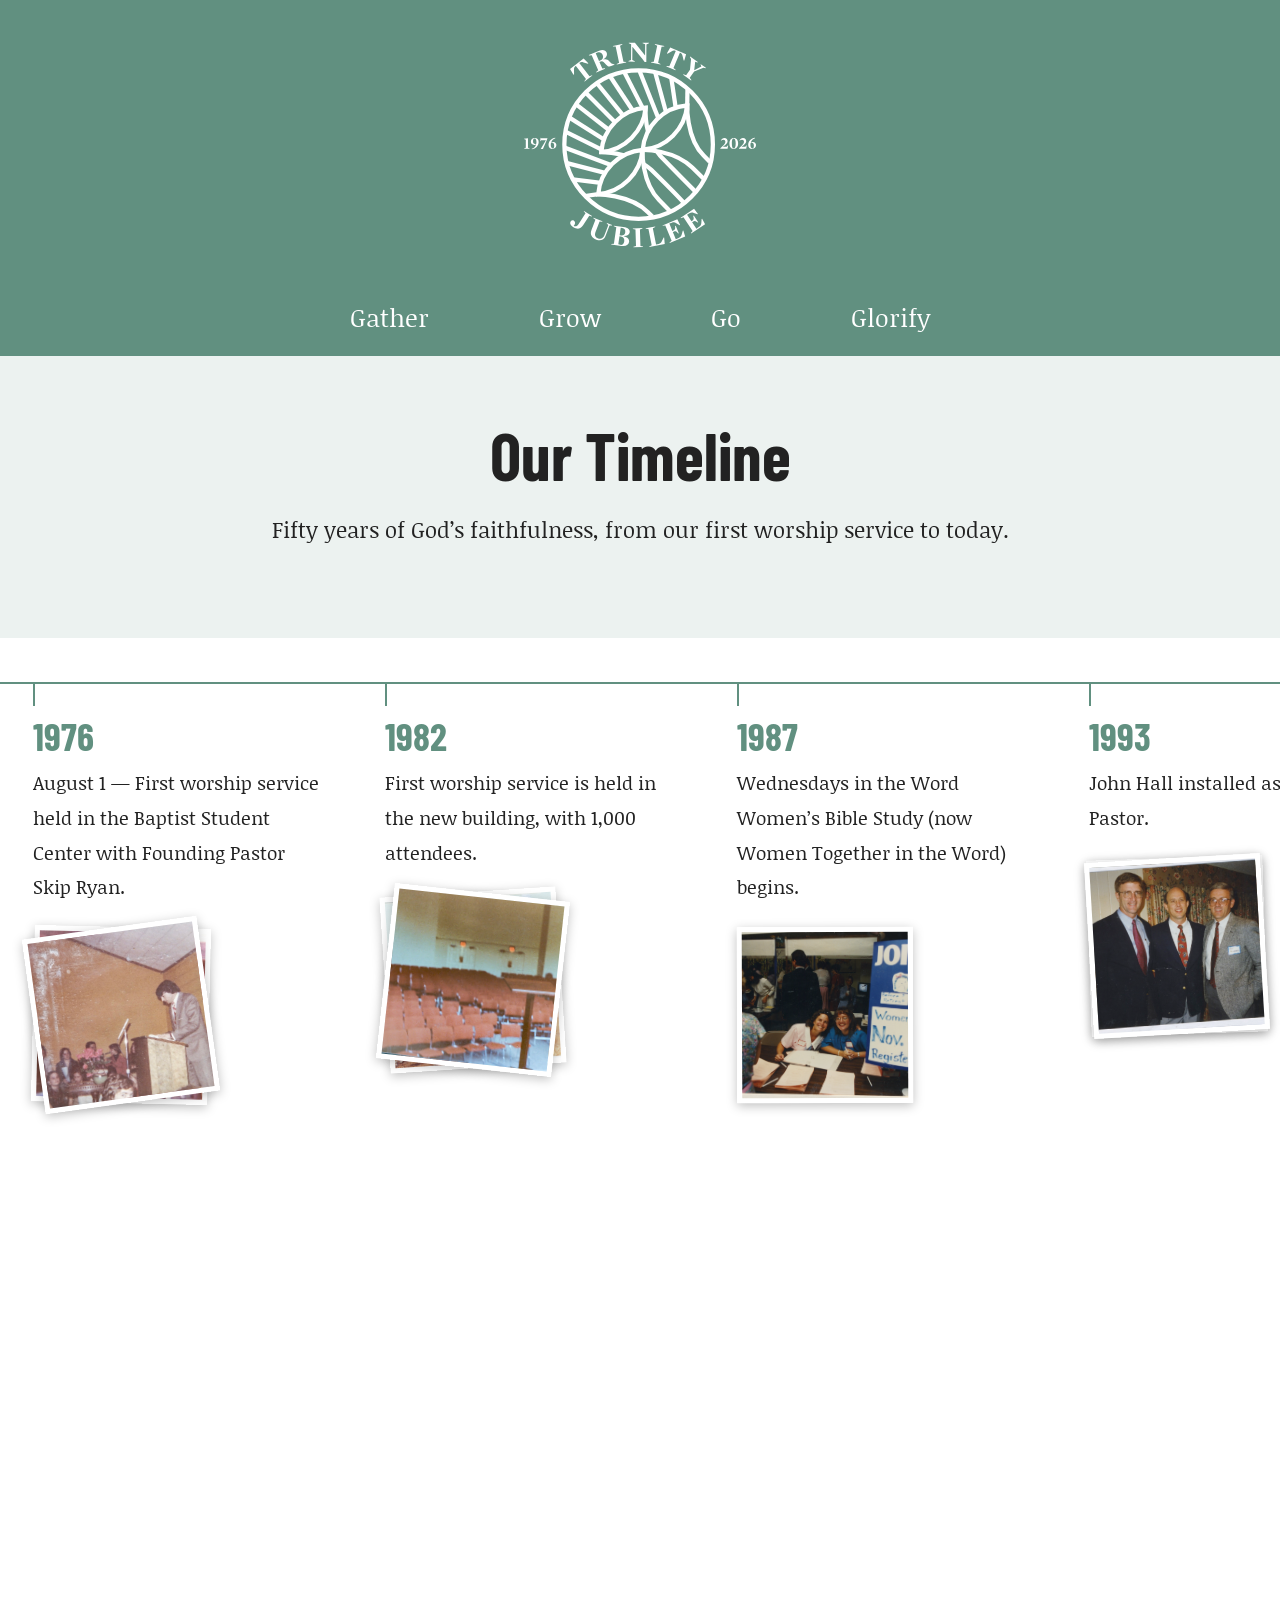
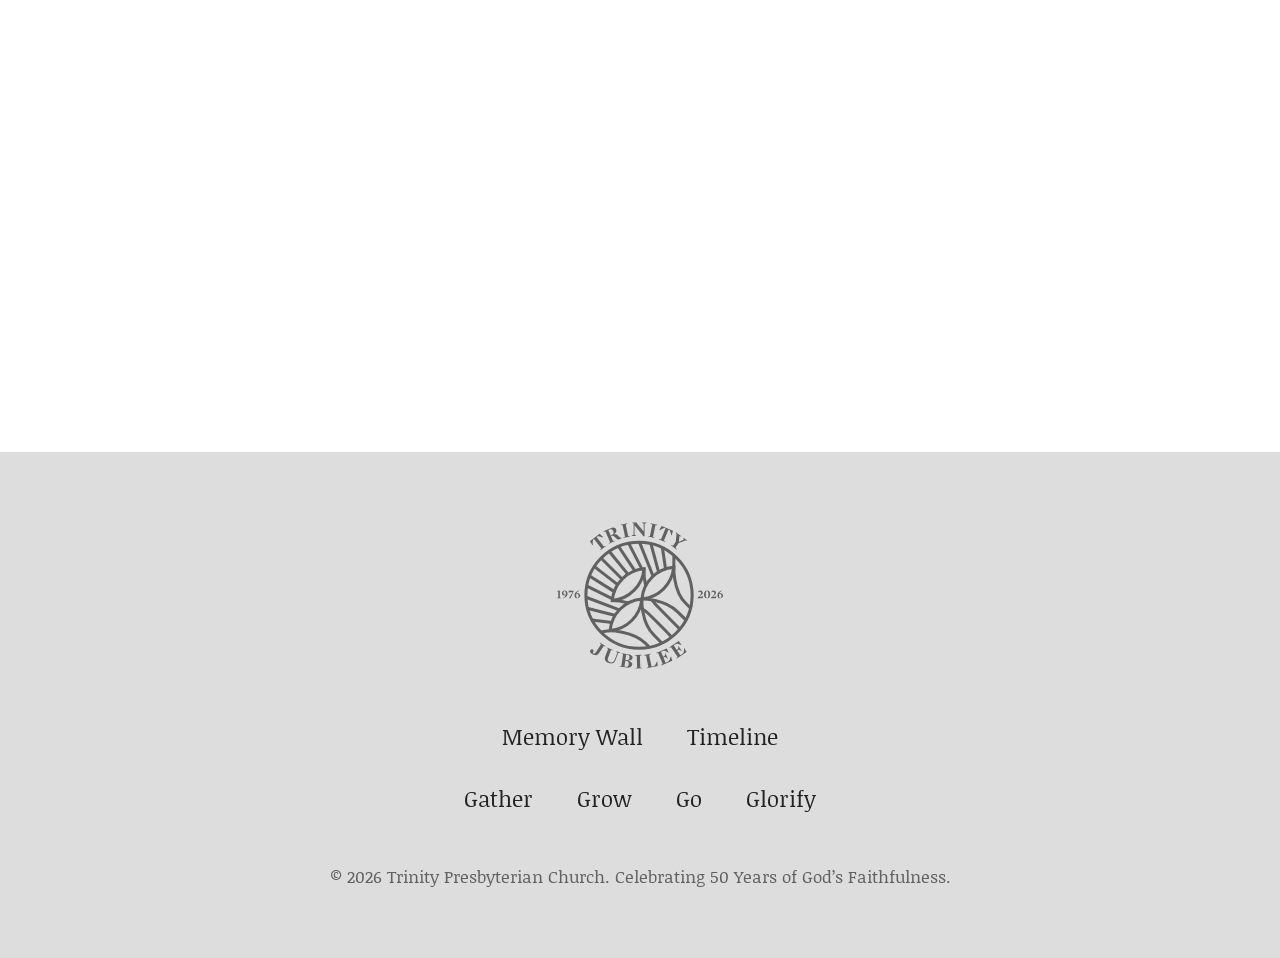
<file: timeline.html>
<!doctype html>
<html lang="en">
  <head>
    <meta charset="UTF-8" />
    <meta name="viewport" content="width=device-width, initial-scale=1.0" />
    <title>Our Timeline — Trinity Presbyterian Church</title>
    <meta
      name="description"
      content="Fifty years of God’s faithfulness at Trinity Presbyterian Church, from our first worship service in 1976 to today."
    />
    <meta property="og:type" content="website" />
    <meta property="og:site_name" content="Trinity Presbyterian Church" />
    <meta property="og:url" content="https://jubilee.trinitycville.org/timeline.html" />
    <meta property="og:title" content="Our Timeline — Trinity Presbyterian Church" />
    <meta property="og:description" content="Fifty years of God’s faithfulness at Trinity Presbyterian Church, from our first worship service in 1976 to today." />
    <meta property="og:image" content="https://jubilee.trinitycville.org/assets/images/og/og-image.jpg" />
    <meta property="og:image:width" content="1200" />
    <meta property="og:image:height" content="630" />
    <meta property="og:image:alt" content="Trinity Presbyterian Church Jubilee, 1976–2026" />
    <meta name="twitter:card" content="summary_large_image" />
    <meta name="twitter:title" content="Our Timeline — Trinity Presbyterian Church" />
    <meta name="twitter:description" content="Fifty years of God’s faithfulness at Trinity Presbyterian Church, from our first worship service in 1976 to today." />
    <meta name="twitter:image" content="https://jubilee.trinitycville.org/assets/images/og/og-image.jpg" />
    <link rel="preconnect" href="https://fonts.googleapis.com" />
    <link rel="preconnect" href="https://fonts.gstatic.com" crossorigin />
    <link
      href="https://fonts.googleapis.com/css2?family=Barlow+Condensed:wght@400;700&family=Noticia+Text:ital,wght@0,400;0,700;1,400;1,700&display=swap"
      rel="stylesheet"
    />
    <link rel="stylesheet" href="assets/css/styles.css" />
  </head>
  <body>
    <header class="site-header">
      <a
        href="index.html"
        class="site-logo"
        aria-label="Trinity Presbyterian Church — Home"
      >
        <img
          class="site-logo-img"
          src="assets/images/logo/jubilee-lockup-white-on-sage.svg"
          alt="Trinity Presbyterian Church — Jubilee, 1976–2026"
        />
      </a>
    </header>

    <nav class="site-nav" aria-label="Primary">
      <ul id="primary-nav-list" class="nav-list">
        <li><a href="gather.html">Gather</a></li>
        <li><a href="grow.html">Grow</a></li>
        <li><a href="go.html">Go</a></li>
        <li><a href="glorify.html">Glorify</a></li>
      </ul>
    </nav>

    <main>
      <header class="page-intro">
        <h1 class="page-title">Our Timeline</h1>
        <p>
          Fifty years of God’s faithfulness, from our first worship service to
          today.
        </p>
      </header>

      <!--
      Marked up as an ordered list rather than a table so it can be restyled as a
      horizontally-scrolling strip (the PDF calls for a "scrollable bar") without
      fighting table semantics. Each item pairs a <time> with its description.
    -->
      <div class="timeline-scroller">
        <div class="timeline-sticky">
          <ol class="timeline-list">
        <li class="timeline-item">
          <time datetime="1976-08-01">1976</time>
          <p>
            August 1 &mdash; First worship service held in the Baptist Student Center with
            Founding Pastor Skip Ryan.
          </p>
          <div class="timeline-photos">
            <img
              src="assets/images/timeline/timeline-01-01.jpg"
              alt="The Baptist Student Center"
              loading="lazy"
            />
            <img
              src="assets/images/timeline/timeline-01-02.jpg"
              alt="Founding Pastor Skip Ryan at the first service"
              loading="lazy"
            />
          </div>
        </li>
        <li class="timeline-item">
          <time datetime="1982">1982</time>
          <p>
            First worship service is held in the new building, with 1,000
            attendees.
          </p>
          <div class="timeline-photos">
            <img
              src="assets/images/timeline/timeline-02-01.jpg"
              alt="Trinity’s new building"
              loading="lazy"
            />
            <img
              src="assets/images/timeline/timeline-02-02.jpg"
              alt="The new building’s sanctuary"
              loading="lazy"
            />
          </div>
        </li>
        <li class="timeline-item">
          <time datetime="1987">1987</time>
          <p>
            Wednesdays in the Word Women’s Bible Study (now Women Together in
            the Word) begins.
          </p>
          <div class="timeline-photos">
            <img
              src="assets/images/timeline/timeline-03-01.jpg"
              alt="Wednesdays in the Word Women’s Bible Study"
              loading="lazy"
            />
          </div>
        </li>
        <li class="timeline-item">
          <time datetime="1993">1993</time>
          <p>John Hall installed as Senior Pastor.</p>
          <div class="timeline-photos">
            <img
              src="assets/images/timeline/timeline-04-01.jpg"
              alt="John and Kathy Hall"
              loading="lazy"
            />
            <img
              src="assets/images/timeline/timeline-04-02.jpg"
              alt="John Hall"
              loading="lazy"
            />
          </div>
        </li>
        <li class="timeline-item">
          <time datetime="1996">1996</time>
          <p>
            Seeking to serve our neighbors, Trinity begins Abundant Life
            Ministry in Blue Ridge Commons.
          </p>
          <div class="timeline-photos">
            <img
              src="assets/images/timeline/timeline-05-01.jpg"
              alt="Abundant Life Ministry begins"
              loading="lazy"
            />
            <img
              src="assets/images/timeline/timeline-05-02.jpg"
              alt="An Abundant Life Fellow"
              loading="lazy"
            />
          </div>
        </li>
        <li class="timeline-item">
          <time datetime="2000">2000</time>
          <p>RUF (Reformed University Fellowship) begins at UVA.</p>
          <div class="timeline-photos">
            <img
              src="assets/images/timeline/timeline-06-01.jpg"
              alt="RUF at UVA"
              loading="lazy"
            />
            <img
              src="assets/images/timeline/timeline-06-02.jpg"
              alt="RUF at UVA"
              loading="lazy"
            />
          </div>
        </li>
        <li class="timeline-item">
          <time datetime="2003">2003</time>
          <p>
            Trinity Fellows program begins with the arrival of its first class.
          </p>
          <div class="timeline-photos">
            <img
              src="assets/images/timeline/timeline-07-01.jpg"
              alt="The Trinity Fellows"
              loading="lazy"
            />
            <img
              src="assets/images/timeline/timeline-07-02.jpg"
              alt="Fellows support group, December 2010"
              loading="lazy"
            />
          </div>
        </li>
        <li class="timeline-item">
          <time datetime="2003">2003</time>
          <p>
            First International Thanksgiving Dinner hosted at Trinity for
            international students at UVA.
          </p>
          <div class="timeline-photos">
            <img
              src="assets/images/timeline/timeline-08-01.jpg"
              alt="International Thanksgiving, 2015"
              loading="lazy"
            />
            <img
              src="assets/images/timeline/timeline-08-02.jpg"
              alt="International Thanksgiving"
              loading="lazy"
            />
            <img
              src="assets/images/timeline/timeline-08-03.jpg"
              alt="International Thanksgiving"
              loading="lazy"
            />
            <img
              src="assets/images/timeline/timeline-08-04.jpg"
              alt="International Thanksgiving, large group"
              loading="lazy"
            />
            <img
              src="assets/images/timeline/timeline-08-05.jpg"
              alt="International Thanksgiving, Endrina Tay"
              loading="lazy"
            />
          </div>
        </li>
        <li class="timeline-item">
          <time datetime="2006">2006</time>
          <p>Greg Thompson installed as Senior Pastor.</p>
          <div class="timeline-photos">
            <img
              src="assets/images/timeline/timeline-09-01.jpg"
              alt="Greg Thompson"
              loading="lazy"
            />
          </div>
        </li>
        <li class="timeline-item">
          <time datetime="2016">2016</time>
          <p>
            Annual Vacation Bible School tradition continues with Marketplace
            VBS.
          </p>
          <div class="timeline-photos">
            <img
              src="assets/images/timeline/timeline-10-01.jpg"
              alt="Marketplace Vacation Bible School"
              loading="lazy"
            />
            <img
              src="assets/images/timeline/timeline-10-02.jpg"
              alt="Vacation Bible School craft tent"
              loading="lazy"
            />
            <img
              src="assets/images/timeline/timeline-10-03.jpg"
              alt="Vacation Bible School pottery tent with Amy Piedra"
              loading="lazy"
            />
            <img
              src="assets/images/timeline/timeline-10-04.jpg"
              alt="Vacation Bible School"
              loading="lazy"
            />
            <img
              src="assets/images/timeline/timeline-10-05.jpg"
              alt="Vacation Bible School"
              loading="lazy"
            />
          </div>
        </li>
        <li class="timeline-item">
          <time datetime="2017">2017</time>
          <p>Trinity’s Friends for Life ministry hosts Night to Shine.</p>
          <div class="timeline-photos">
            <img
              src="assets/images/timeline/timeline-11-01.jpg"
              alt="Night to Shine"
              loading="lazy"
            />
            <img
              src="assets/images/timeline/timeline-11-02.jpg"
              alt="Night to Shine, group photo"
              loading="lazy"
            />
          </div>
        </li>
        <li class="timeline-item">
          <time datetime="2017">2017</time>
          <p>Walter Kim installed as Pastor for Leadership.</p>
          <div class="timeline-photos">
            <img
              src="assets/images/timeline/timeline-12-01.jpg"
              alt="Walter Kim"
              loading="lazy"
            />
          </div>
        </li>
        <li class="timeline-item">
          <time datetime="2022">2022</time>
          <p>Women’s Council established.</p>
          <div class="timeline-photos">
            <img
              src="assets/images/timeline/timeline-13-01.jpg"
              alt="Women’s Council"
              loading="lazy"
            />
            <img
              src="assets/images/timeline/timeline-13-02.jpg"
              alt="Women’s Council"
              loading="lazy"
            />
          </div>
        </li>
        <li class="timeline-item">
          <time datetime="2023">2023</time>
          <p>Chris Colquitt installed as Senior Pastor.</p>
          <div class="timeline-photos">
            <img
              src="assets/images/timeline/timeline-14-01.jpg"
              alt="Chris Colquitt"
              loading="lazy"
            />
          </div>
        </li>
          </ol>
        </div>
      </div>
    </main>

    <footer class="site-footer">
      <a
        href="index.html"
        class="footer-logo"
        aria-label="Trinity Presbyterian Church — Home"
      >
        <img
          class="footer-logo-img"
          src="assets/images/logo/jubilee-lockup-gray-on-transparent.svg"
          alt="Trinity Presbyterian Church — Jubilee, 1976–2026"
        />
      </a>
      <nav class="footer-nav" aria-label="Footer">
        <ul>
          <li><a href="memory-wall.html">Memory Wall</a></li>
          <li><a href="timeline.html">Timeline</a></li>
        </ul>
        <ul>
          <li><a href="gather.html">Gather</a></li>
          <li><a href="grow.html">Grow</a></li>
          <li><a href="go.html">Go</a></li>
          <li><a href="glorify.html">Glorify</a></li>
        </ul>
      </nav>
      <p class="footer-meta">
        &copy; 2026 Trinity Presbyterian Church. Celebrating 50 Years of God’s
        Faithfulness.
      </p>
    </footer>

    <script src="assets/js/main.js"></script>
  </body>
</html>
</file>
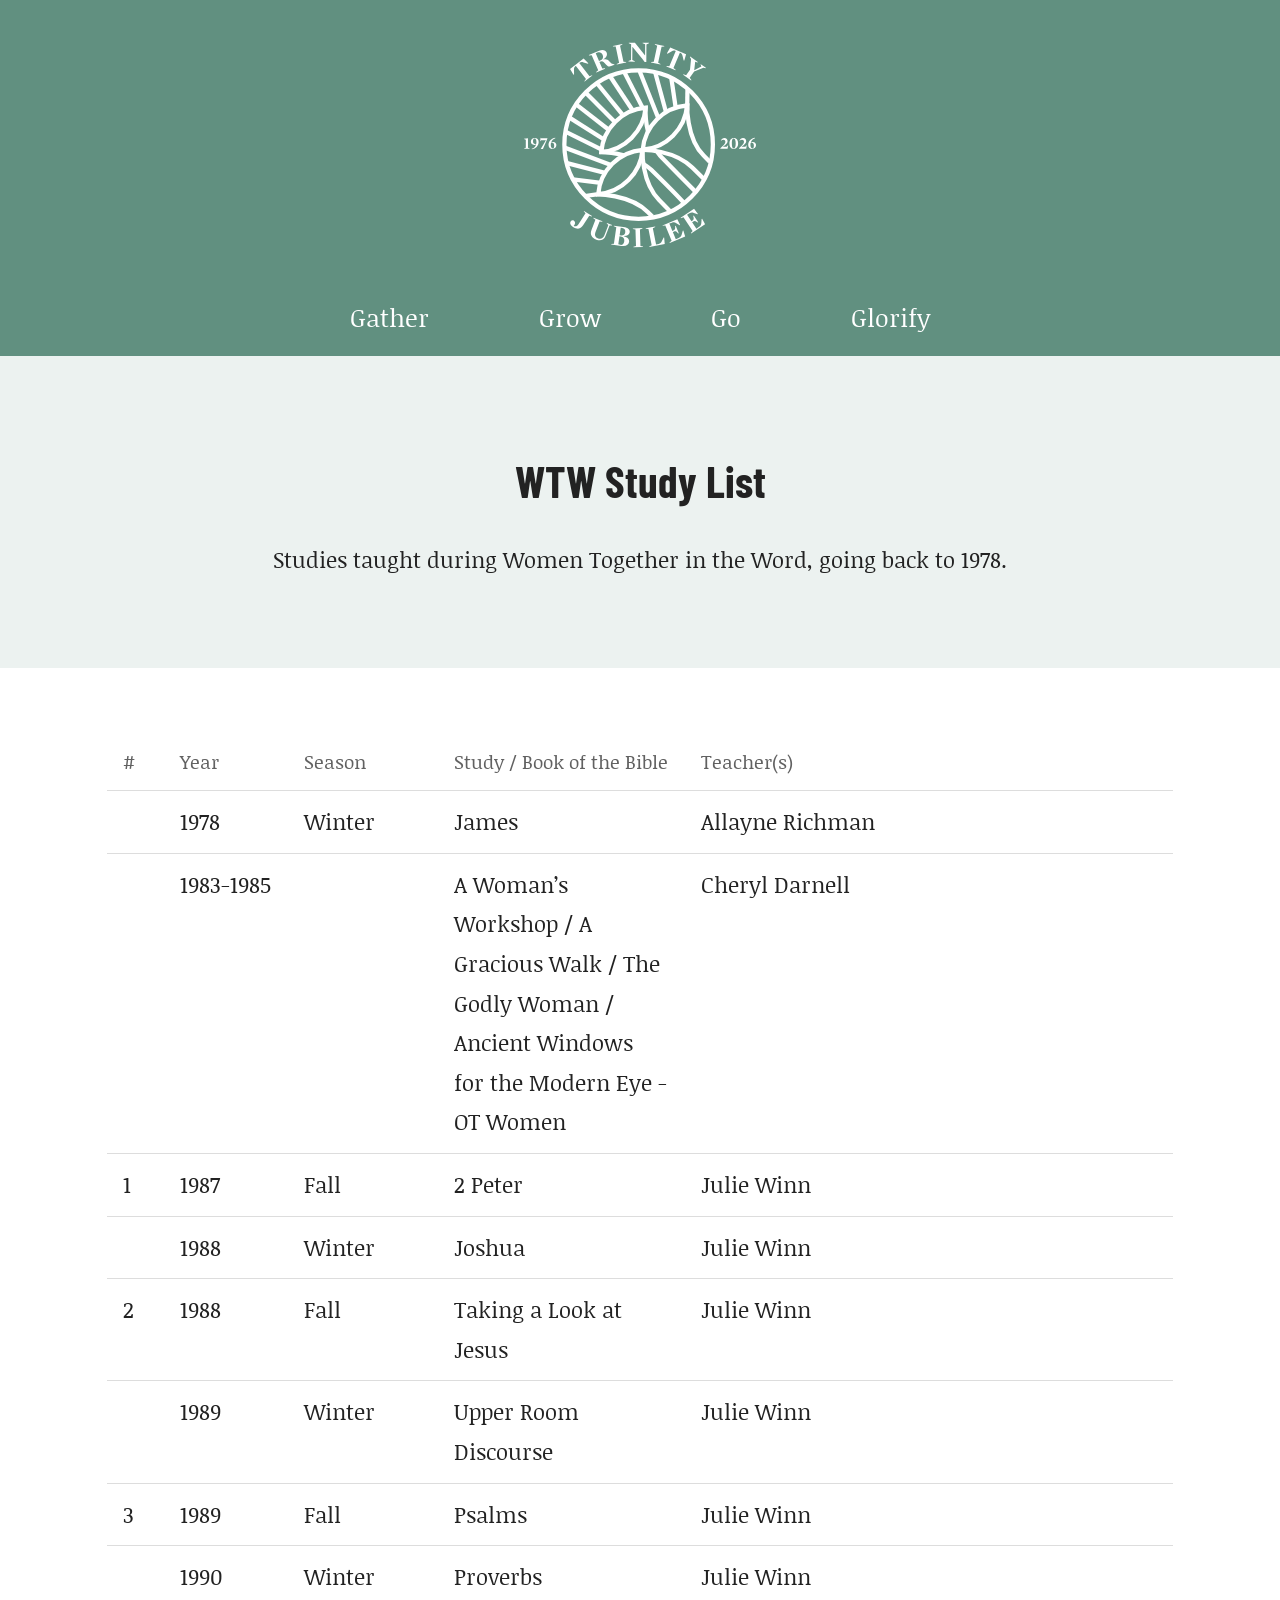
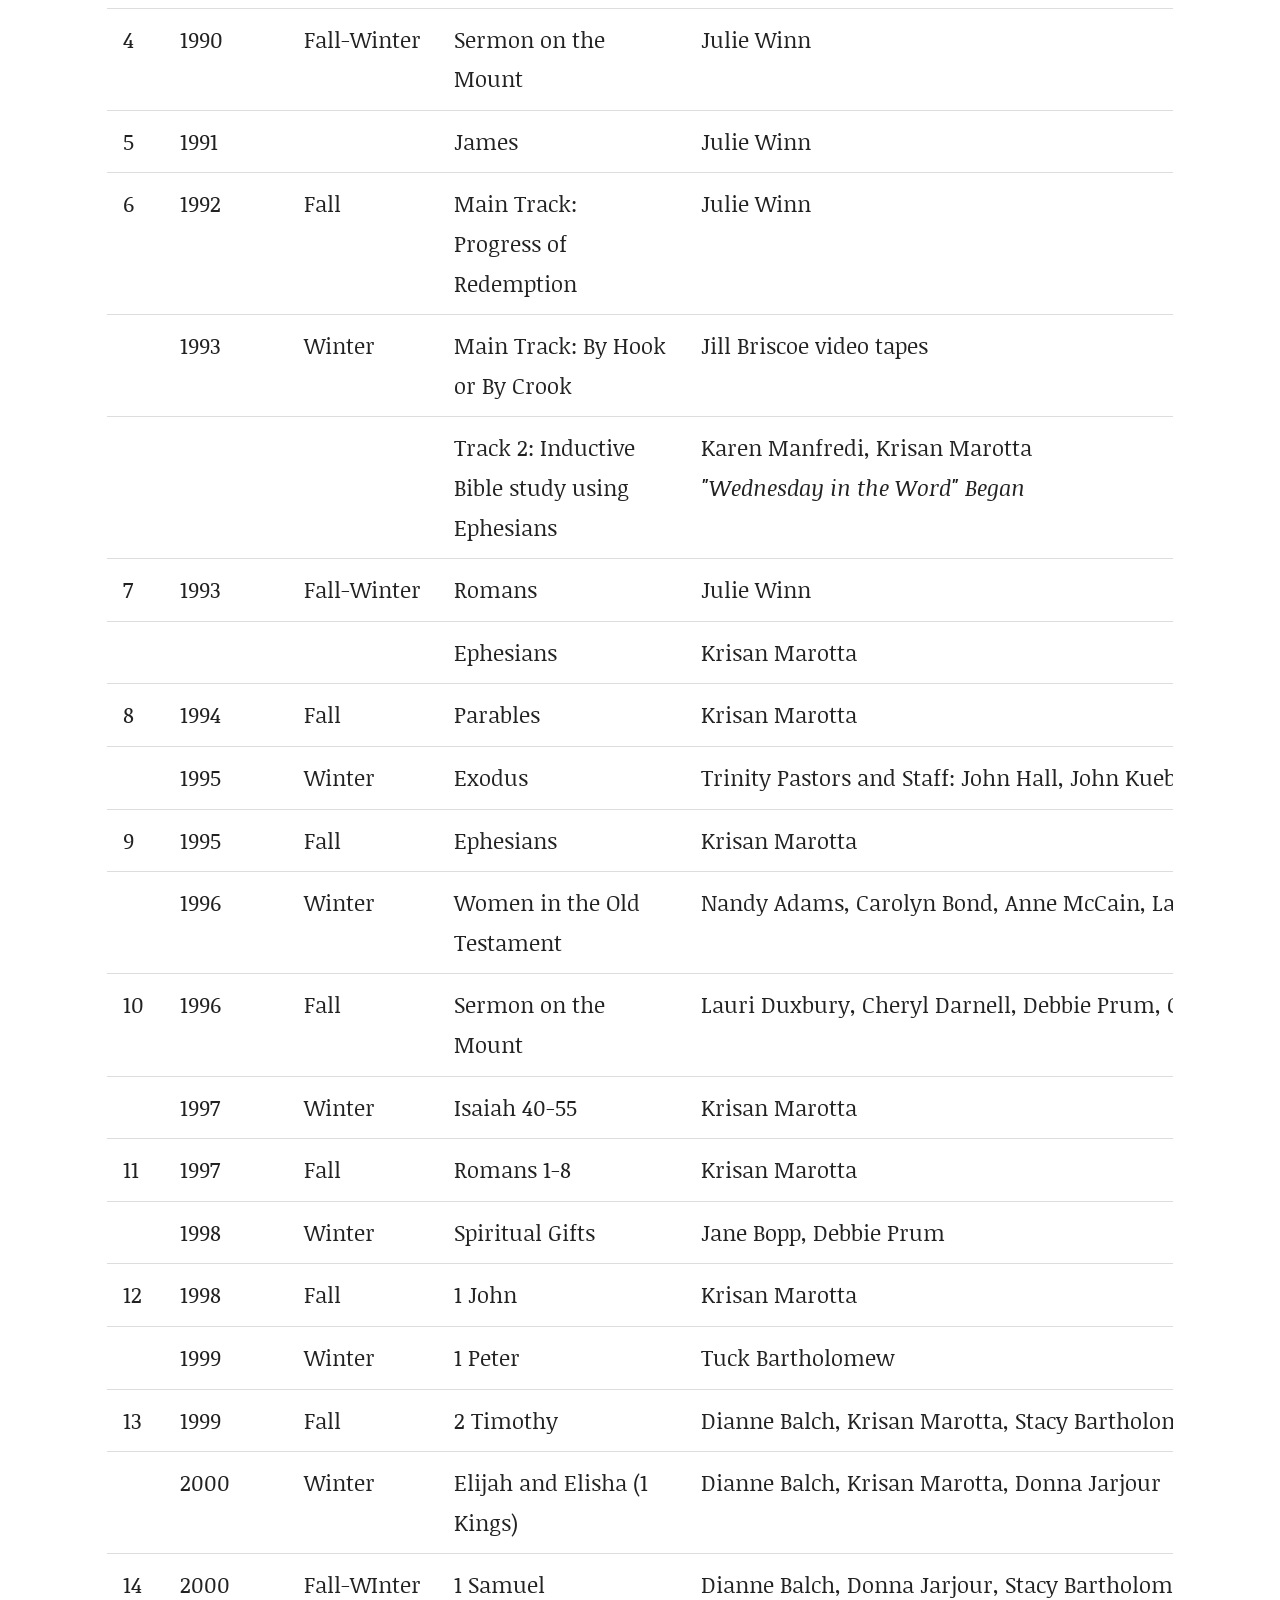
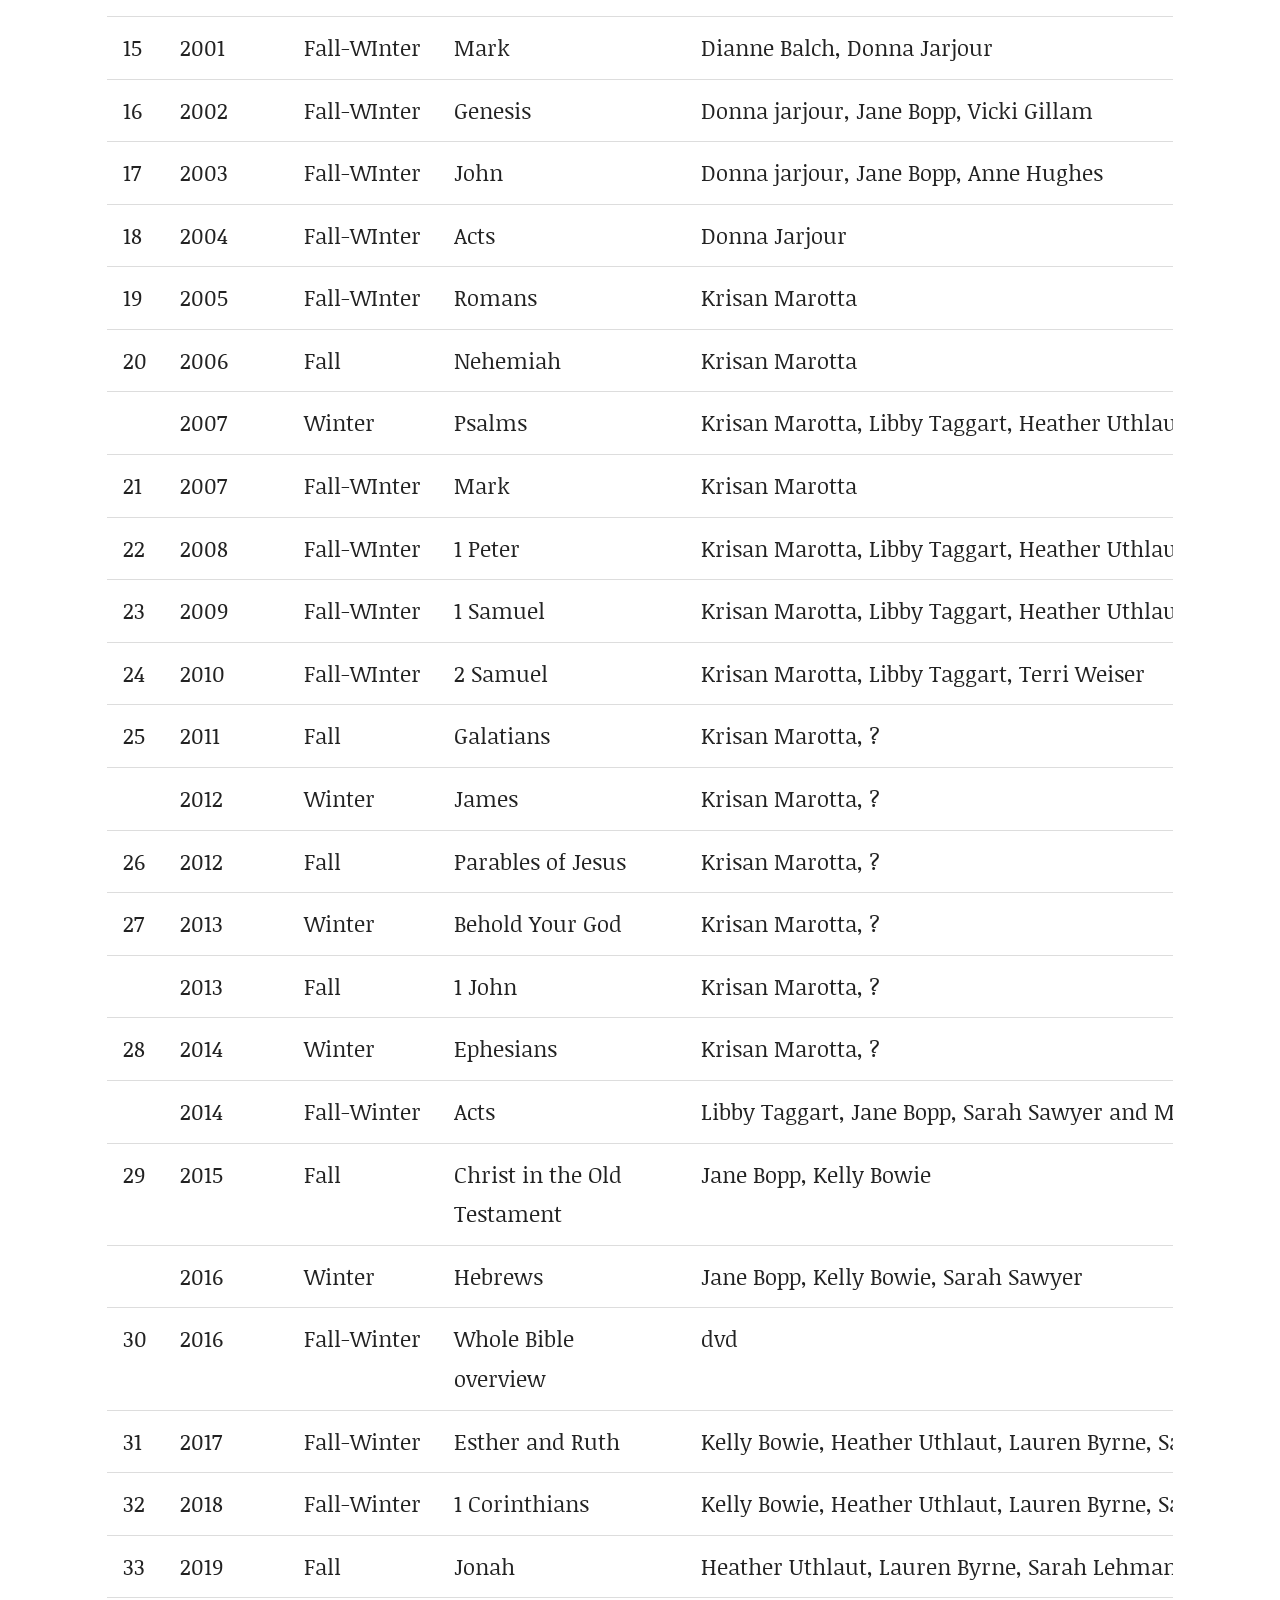
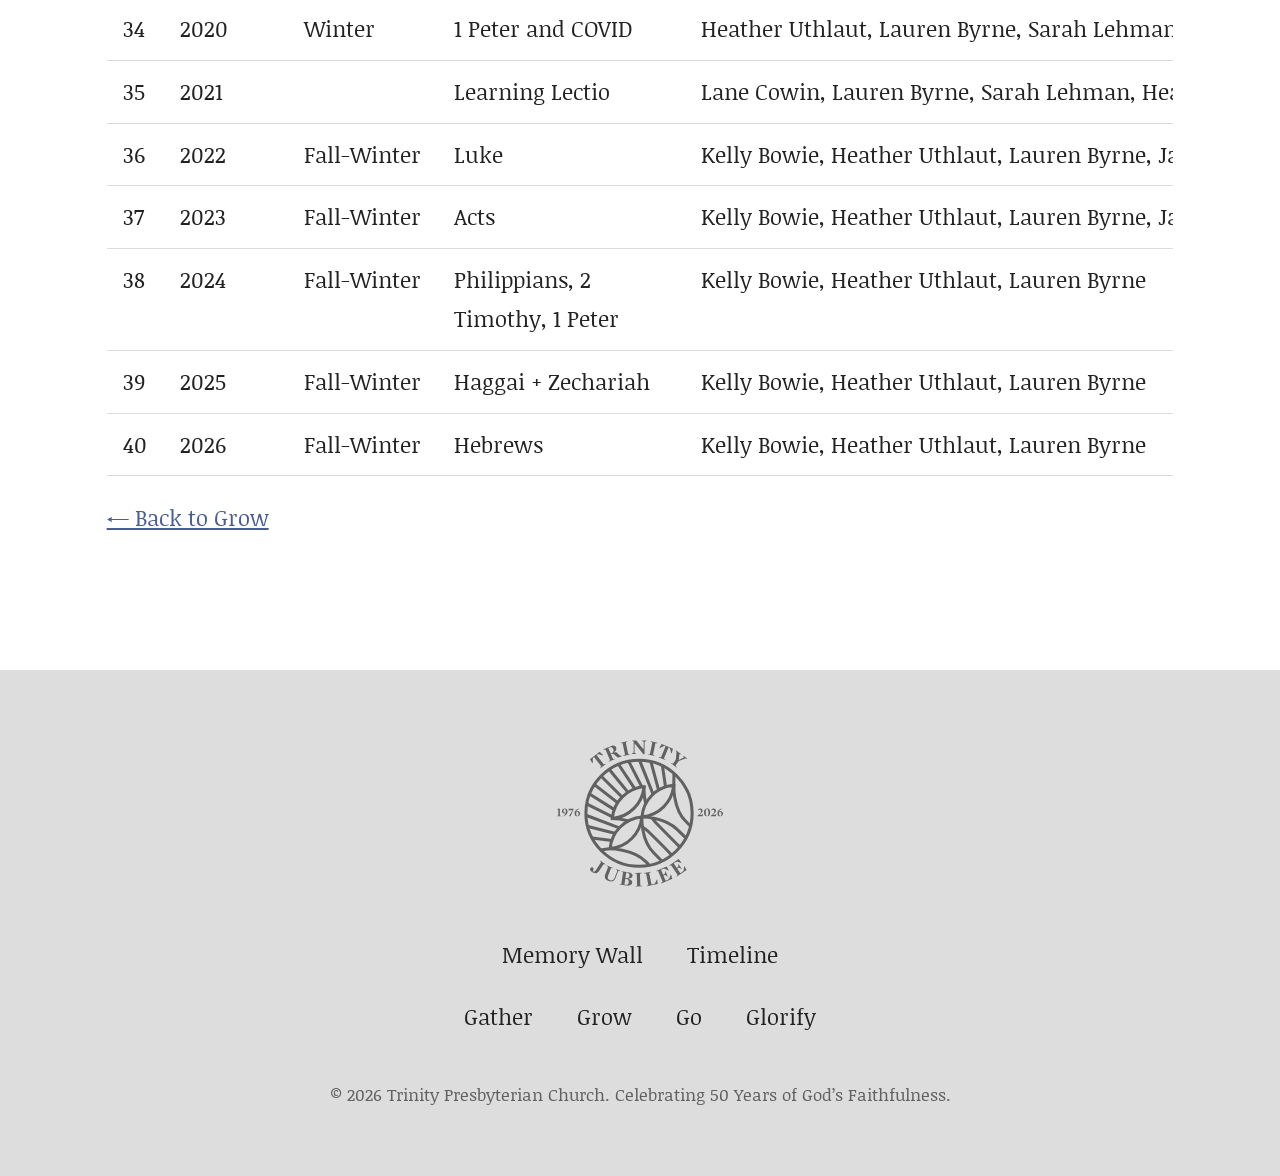
<file: wtw-studies.html>
<!doctype html>
<html lang="en">
  <head>
    <meta charset="UTF-8" />
    <meta name="viewport" content="width=device-width, initial-scale=1.0" />
    <title>WTW Study List — Trinity Presbyterian Church</title>
    <meta
      name="description"
      content="The complete list of studies taught in Women Together in the Word (WTW) at Trinity Presbyterian Church, 1978–present."
    />
    <meta property="og:type" content="website" />
    <meta property="og:site_name" content="Trinity Presbyterian Church" />
    <meta property="og:url" content="https://jubilee.trinitycville.org/wtw-studies.html" />
    <meta property="og:title" content="WTW Study List — Trinity Presbyterian Church" />
    <meta property="og:description" content="The complete list of studies taught in Women Together in the Word (WTW) at Trinity Presbyterian Church, 1978–present." />
    <meta property="og:image" content="https://jubilee.trinitycville.org/assets/images/og/og-image.jpg" />
    <meta property="og:image:width" content="1200" />
    <meta property="og:image:height" content="630" />
    <meta property="og:image:alt" content="Trinity Presbyterian Church Jubilee, 1976–2026" />
    <meta name="twitter:card" content="summary_large_image" />
    <meta name="twitter:title" content="WTW Study List — Trinity Presbyterian Church" />
    <meta name="twitter:description" content="The complete list of studies taught in Women Together in the Word (WTW) at Trinity Presbyterian Church, 1978–present." />
    <meta name="twitter:image" content="https://jubilee.trinitycville.org/assets/images/og/og-image.jpg" />
    <link rel="preconnect" href="https://fonts.googleapis.com" />
    <link rel="preconnect" href="https://fonts.gstatic.com" crossorigin />
    <link
      href="https://fonts.googleapis.com/css2?family=Barlow+Condensed:wght@400;700&family=Noticia+Text:ital,wght@0,400;0,700;1,400;1,700&display=swap"
      rel="stylesheet"
    />
    <link rel="stylesheet" href="assets/css/styles.css" />
  </head>
  <body>
    <header class="site-header">
      <a
        href="index.html"
        class="site-logo"
        aria-label="Trinity Presbyterian Church — Home"
      >
        <img
          class="site-logo-img"
          src="assets/images/logo/jubilee-lockup-white-on-sage.svg"
          alt="Trinity Presbyterian Church — Jubilee, 1976–2026"
        />
      </a>
    </header>

    <nav class="site-nav" aria-label="Primary">
      <ul id="primary-nav-list" class="nav-list">
        <li><a href="gather.html">Gather</a></li>
        <li><a href="grow.html">Grow</a></li>
        <li><a href="go.html">Go</a></li>
        <li><a href="glorify.html">Glorify</a></li>
      </ul>
    </nav>

    <main>
      <header class="page-intro">
        <h1>WTW Study List</h1>
        <p>
          Studies taught during Women Together in the Word, going back to
          1978.
        </p>
      </header>

      <section class="studies-table-section">
        <div class="studies-table-wrap">
          <table class="studies-table">
            <thead>
              <tr>
                <th scope="col">#</th>
                <th scope="col">Year</th>
                <th scope="col">Season</th>
                <th scope="col">Study / Book of the Bible</th>
                <th scope="col">Teacher(s)</th>
              </tr>
            </thead>
            <tbody>
          <tr>
            <td></td>
            <td>1978</td>
            <td>Winter</td>
            <td>James</td>
            <td>Allayne Richman</td>
          </tr>
          <tr>
            <td></td>
            <td>1983-1985</td>
            <td></td>
            <td>A Woman’s Workshop / A Gracious Walk / The Godly Woman / Ancient Windows for the Modern Eye - OT Women</td>
            <td>Cheryl Darnell</td>
          </tr>
          <tr>
            <td>1</td>
            <td>1987</td>
            <td>Fall</td>
            <td>2 Peter</td>
            <td>Julie Winn</td>
          </tr>
          <tr>
            <td></td>
            <td>1988</td>
            <td>Winter</td>
            <td>Joshua</td>
            <td>Julie Winn</td>
          </tr>
          <tr>
            <td>2</td>
            <td>1988</td>
            <td>Fall</td>
            <td>Taking a Look at Jesus</td>
            <td>Julie Winn</td>
          </tr>
          <tr>
            <td></td>
            <td>1989</td>
            <td>Winter</td>
            <td>Upper Room Discourse</td>
            <td>Julie Winn</td>
          </tr>
          <tr>
            <td>3</td>
            <td>1989</td>
            <td>Fall</td>
            <td>Psalms</td>
            <td>Julie Winn</td>
          </tr>
          <tr>
            <td></td>
            <td>1990</td>
            <td>Winter</td>
            <td>Proverbs</td>
            <td>Julie Winn</td>
          </tr>
          <tr>
            <td>4</td>
            <td>1990</td>
            <td>Fall-Winter</td>
            <td>Sermon on the Mount</td>
            <td>Julie Winn</td>
          </tr>
          <tr>
            <td>5</td>
            <td>1991</td>
            <td></td>
            <td>James</td>
            <td>Julie Winn</td>
          </tr>
          <tr>
            <td>6</td>
            <td>1992</td>
            <td>Fall</td>
            <td>Main Track: Progress of Redemption</td>
            <td>Julie Winn</td>
          </tr>
          <tr>
            <td></td>
            <td>1993</td>
            <td>Winter</td>
            <td>Main Track: By Hook or By Crook</td>
            <td>Jill Briscoe video tapes</td>
          </tr>
          <tr>
            <td></td>
            <td></td>
            <td></td>
            <td>Track 2: Inductive Bible study using Ephesians</td>
            <td>Karen Manfredi, Krisan Marotta<br /><em>"Wednesday in the Word" Began</em></td>
          </tr>
          <tr>
            <td>7</td>
            <td>1993</td>
            <td>Fall-Winter</td>
            <td>Romans</td>
            <td>Julie Winn</td>
          </tr>
          <tr>
            <td></td>
            <td></td>
            <td></td>
            <td>Ephesians</td>
            <td>Krisan Marotta</td>
          </tr>
          <tr>
            <td>8</td>
            <td>1994</td>
            <td>Fall</td>
            <td>Parables</td>
            <td>Krisan Marotta</td>
          </tr>
          <tr>
            <td></td>
            <td>1995</td>
            <td>Winter</td>
            <td>Exodus</td>
            <td>Trinity Pastors and Staff: John Hall, John Kuebler, Tomb Darnell, Tony Giles, Nandy Adas, Wright Doyle</td>
          </tr>
          <tr>
            <td>9</td>
            <td>1995</td>
            <td>Fall</td>
            <td>Ephesians</td>
            <td>Krisan Marotta</td>
          </tr>
          <tr>
            <td></td>
            <td>1996</td>
            <td>Winter</td>
            <td>Women in the Old Testament</td>
            <td>Nandy Adams, Carolyn Bond, Anne McCain, Laurie Duxbury</td>
          </tr>
          <tr>
            <td>10</td>
            <td>1996</td>
            <td>Fall</td>
            <td>Sermon on the Mount</td>
            <td>Lauri Duxbury, Cheryl Darnell, Debbie Prum, Carolyn Bond, Elizabeth Lynch</td>
          </tr>
          <tr>
            <td></td>
            <td>1997</td>
            <td>Winter</td>
            <td>Isaiah 40-55</td>
            <td>Krisan Marotta</td>
          </tr>
          <tr>
            <td>11</td>
            <td>1997</td>
            <td>Fall</td>
            <td>Romans 1-8</td>
            <td>Krisan Marotta</td>
          </tr>
          <tr>
            <td></td>
            <td>1998</td>
            <td>Winter</td>
            <td>Spiritual Gifts</td>
            <td>Jane Bopp, Debbie Prum</td>
          </tr>
          <tr>
            <td>12</td>
            <td>1998</td>
            <td>Fall</td>
            <td>1 John</td>
            <td>Krisan Marotta</td>
          </tr>
          <tr>
            <td></td>
            <td>1999</td>
            <td>Winter</td>
            <td>1 Peter</td>
            <td>Tuck Bartholomew</td>
          </tr>
          <tr>
            <td>13</td>
            <td>1999</td>
            <td>Fall</td>
            <td>2 Timothy</td>
            <td>Dianne Balch, Krisan Marotta, Stacy Bartholomew</td>
          </tr>
          <tr>
            <td></td>
            <td>2000</td>
            <td>Winter</td>
            <td>Elijah and Elisha (1 Kings)</td>
            <td>Dianne Balch, Krisan Marotta, Donna Jarjour</td>
          </tr>
          <tr>
            <td>14</td>
            <td>2000</td>
            <td>Fall-WInter</td>
            <td>1 Samuel</td>
            <td>Dianne Balch, Donna Jarjour, Stacy Bartholomew, Vick Gillam</td>
          </tr>
          <tr>
            <td>15</td>
            <td>2001</td>
            <td>Fall-WInter</td>
            <td>Mark</td>
            <td>Dianne Balch, Donna Jarjour</td>
          </tr>
          <tr>
            <td>16</td>
            <td>2002</td>
            <td>Fall-WInter</td>
            <td>Genesis</td>
            <td>Donna jarjour, Jane Bopp, Vicki Gillam</td>
          </tr>
          <tr>
            <td>17</td>
            <td>2003</td>
            <td>Fall-WInter</td>
            <td>John</td>
            <td>Donna jarjour, Jane Bopp, Anne Hughes</td>
          </tr>
          <tr>
            <td>18</td>
            <td>2004</td>
            <td>Fall-WInter</td>
            <td>Acts</td>
            <td>Donna Jarjour</td>
          </tr>
          <tr>
            <td>19</td>
            <td>2005</td>
            <td>Fall-WInter</td>
            <td>Romans</td>
            <td>Krisan Marotta</td>
          </tr>
          <tr>
            <td>20</td>
            <td>2006</td>
            <td>Fall</td>
            <td>Nehemiah</td>
            <td>Krisan Marotta</td>
          </tr>
          <tr>
            <td></td>
            <td>2007</td>
            <td>Winter</td>
            <td>Psalms</td>
            <td>Krisan Marotta, Libby Taggart, Heather Uthlaut, Beth Rawling</td>
          </tr>
          <tr>
            <td>21</td>
            <td>2007</td>
            <td>Fall-WInter</td>
            <td>Mark</td>
            <td>Krisan Marotta</td>
          </tr>
          <tr>
            <td>22</td>
            <td>2008</td>
            <td>Fall-WInter</td>
            <td>1 Peter</td>
            <td>Krisan Marotta, Libby Taggart, Heather Uthlaut, Beth Rawling, Michelle Patterson</td>
          </tr>
          <tr>
            <td>23</td>
            <td>2009</td>
            <td>Fall-WInter</td>
            <td>1 Samuel</td>
            <td>Krisan Marotta, Libby Taggart, Heather Uthlaut, Michelle Patterson</td>
          </tr>
          <tr>
            <td>24</td>
            <td>2010</td>
            <td>Fall-WInter</td>
            <td>2 Samuel</td>
            <td>Krisan Marotta, Libby Taggart, Terri Weiser</td>
          </tr>
          <tr>
            <td>25</td>
            <td>2011</td>
            <td>Fall</td>
            <td>Galatians</td>
            <td>Krisan Marotta, ?</td>
          </tr>
          <tr>
            <td></td>
            <td>2012</td>
            <td>Winter</td>
            <td>James</td>
            <td>Krisan Marotta, ?</td>
          </tr>
          <tr>
            <td>26</td>
            <td>2012</td>
            <td>Fall</td>
            <td>Parables of Jesus</td>
            <td>Krisan Marotta, ?</td>
          </tr>
          <tr>
            <td>27</td>
            <td>2013</td>
            <td>Winter</td>
            <td>Behold Your God</td>
            <td>Krisan Marotta, ?</td>
          </tr>
          <tr>
            <td></td>
            <td>2013</td>
            <td>Fall</td>
            <td>1 John</td>
            <td>Krisan Marotta, ?</td>
          </tr>
          <tr>
            <td>28</td>
            <td>2014</td>
            <td>Winter</td>
            <td>Ephesians</td>
            <td>Krisan Marotta, ?</td>
          </tr>
          <tr>
            <td></td>
            <td>2014</td>
            <td>Fall-Winter</td>
            <td>Acts</td>
            <td>Libby Taggart, Jane Bopp, Sarah Sawyer and Martha Cullaty</td>
          </tr>
          <tr>
            <td>29</td>
            <td>2015</td>
            <td>Fall</td>
            <td>Christ in the Old Testament</td>
            <td>Jane Bopp, Kelly Bowie</td>
          </tr>
          <tr>
            <td></td>
            <td>2016</td>
            <td>Winter</td>
            <td>Hebrews</td>
            <td>Jane Bopp, Kelly Bowie, Sarah Sawyer</td>
          </tr>
          <tr>
            <td>30</td>
            <td>2016</td>
            <td>Fall-Winter</td>
            <td>Whole Bible overview</td>
            <td>dvd</td>
          </tr>
          <tr>
            <td>31</td>
            <td>2017</td>
            <td>Fall-Winter</td>
            <td>Esther and Ruth</td>
            <td>Kelly Bowie, Heather Uthlaut, Lauren Byrne, Sarah Lehman?</td>
          </tr>
          <tr>
            <td>32</td>
            <td>2018</td>
            <td>Fall-Winter</td>
            <td>1 Corinthians</td>
            <td>Kelly Bowie, Heather Uthlaut, Lauren Byrne, Sarah Lehman?</td>
          </tr>
          <tr>
            <td>33</td>
            <td>2019</td>
            <td>Fall</td>
            <td>Jonah</td>
            <td>Heather Uthlaut, Lauren Byrne, Sarah Lehman, Jane Bopp?</td>
          </tr>
          <tr>
            <td>34</td>
            <td>2020</td>
            <td>Winter</td>
            <td>1 Peter and COVID</td>
            <td>Heather Uthlaut, Lauren Byrne, Sarah Lehman, Jane Bopp?</td>
          </tr>
          <tr>
            <td>35</td>
            <td>2021</td>
            <td></td>
            <td>Learning Lectio</td>
            <td>Lane Cowin, Lauren Byrne, Sarah Lehman, Heather Uthlaut?</td>
          </tr>
          <tr>
            <td>36</td>
            <td>2022</td>
            <td>Fall-Winter</td>
            <td>Luke</td>
            <td>Kelly Bowie, Heather Uthlaut, Lauren Byrne, Jane Bopp</td>
          </tr>
          <tr>
            <td>37</td>
            <td>2023</td>
            <td>Fall-Winter</td>
            <td>Acts</td>
            <td>Kelly Bowie, Heather Uthlaut, Lauren Byrne, Jane Bopp</td>
          </tr>
          <tr>
            <td>38</td>
            <td>2024</td>
            <td>Fall-Winter</td>
            <td>Philippians, 2 Timothy, 1 Peter</td>
            <td>Kelly Bowie, Heather Uthlaut, Lauren Byrne</td>
          </tr>
          <tr>
            <td>39</td>
            <td>2025</td>
            <td>Fall-Winter</td>
            <td>Haggai + Zechariah</td>
            <td>Kelly Bowie, Heather Uthlaut, Lauren Byrne</td>
          </tr>
          <tr>
            <td>40</td>
            <td>2026</td>
            <td>Fall-Winter</td>
            <td>Hebrews</td>
            <td>Kelly Bowie, Heather Uthlaut, Lauren Byrne</td>
          </tr>
            </tbody>
          </table>
        </div>
        <p><a href="grow.html" class="link-arrow">&larr; Back to Grow</a></p>
      </section>
    </main>

    <footer class="site-footer">
      <a
        href="index.html"
        class="footer-logo"
        aria-label="Trinity Presbyterian Church — Home"
      >
        <img
          class="footer-logo-img"
          src="assets/images/logo/jubilee-lockup-gray-on-transparent.svg"
          alt="Trinity Presbyterian Church — Jubilee, 1976–2026"
        />
      </a>
      <nav class="footer-nav" aria-label="Footer">
        <ul>
          <li><a href="memory-wall.html">Memory Wall</a></li>
          <li><a href="timeline.html">Timeline</a></li>
        </ul>
        <ul>
          <li><a href="gather.html">Gather</a></li>
          <li><a href="grow.html">Grow</a></li>
          <li><a href="go.html">Go</a></li>
          <li><a href="glorify.html">Glorify</a></li>
        </ul>
      </nav>
      <p class="footer-meta">
        &copy; 2026 Trinity Presbyterian Church. Celebrating 50 Years of God’s
        Faithfulness.
      </p>
    </footer>

    <script src="assets/js/main.js"></script>
  </body>
</html>
</file>
<file: assets/css/styles.css>
/* ==========================================================================
   Trinity Presbyterian Church — Jubilee Site
   This file is intentionally minimal (reset + structural hooks only).
   Design/CSS work happens from here — see class names used in the HTML:
     .site-header .site-nav .nav-list
     .hero .card-grid .card-row .card .photo-frame
     .photo-gallery .photo-gallery-item .gallery-pagination .gallery-lightbox
     .chapter .testimonial
     .timeline-list .timeline-item .timeline-photos
     .memory-card .memory-grid .memory-dialog
     .site-footer .footer-logo-img .footer-nav .footer-meta
   ========================================================================== */

:root {
  --color-sage: #619080;
  --color-dusty-rose: #c8a2a8;
  --color-cream: #f1ede1;
  --color-plum: #5e4962;
  --color-denim: #495d94;
  --color-mint: #9ac8b9;

  --font-heading: 'Barlow Condensed', sans-serif;
  --font-body: 'Noticia Text', serif;

  --color-gray-dd: #222;
  --color-gray-ll: #ddd;
  --color-gray: #616161;
  --photo-aspect-ratio: 4 / 3;

  /* Fallback header colors for pages with no .page-* body class (Timeline,
     Memory Wall) — matches the original default (sage/white). */
  --header-bg: var(--color-sage);
  --header-fg: white;
  --page-tint: color-mix(in srgb, var(--color-sage) 12%, white);

  /* --color-cream itself doesn't appear anywhere else on the site (a 6th
     page color didn't fit 5 pages) — lightened further here for the
     Memory Wall cards, which need a background/border pale enough not to
     compete with the photos and prose sitting on it. */
  --color-cream-light: color-mix(in srgb, var(--color-cream) 40%, white);
}

::selection {
  background-color: var(--color-sage);
  color: white;
}

/* Base styles */
*,
*::before,
*::after {
  box-sizing: border-box;
}

html {
  /* Ample editorial base — 18px on small screens up to 22px on wide ones.
     Every other rem value in the site scales off this. */
  color: var(--color-gray-dd);
  font-size: clamp(1.125rem, 1rem + 0.5vw, 1.375rem);
  line-height: 1.8;
  -webkit-text-size-adjust: 100%;
}

body {
  font-family: var(--font-body);
  margin: 0;
}

h1,
h2,
h3,
h4,
h5,
h6 {
  font-family: var(--font-heading);
  font-weight: 700;
  line-height: 1.3333;
}

figure {
  margin: 0;
}

img {
  display: block;
  height: auto;
  max-width: 100%;
}

/* Typography */

/* Layout */

/* Header */
/* .site-header needs a dark/sage surface — the logo SVG is white ink and is invisible on white */
.site-header {
  align-items: center;
  background-color: var(--header-bg);
  color: var(--header-fg);
  display: flex;
  flex-direction: column;
  gap: 2rem;
  padding: 1rem 8.3333% 0.5rem;
  text-align: center;
}

.site-header a {
  color: inherit;
  text-decoration: none;
}

/* --header-bg/--header-fg are set per page below and inherited by both
   .site-header and .site-nav (a sibling, not a child — see the Navigation
   section for why). sage/plum/denim are dark enough for white text; dusty-
   rose and mint aren't (fails WCAG contrast against white), so Go and Grow
   pair with plum text and a plum-ink logo variant
   (jubilee-lockup-plum-on-transparent.svg) instead of the white one. cream
   was left out entirely since a 6th color didn't fit 5 pages. */
.page-home {
  --header-bg: var(--color-sage);
  --header-fg: white;
  --page-tint: color-mix(in srgb, var(--color-sage) 12%, white);
}

.page-gather {
  --header-bg: var(--color-denim);
  --header-fg: white;
  --page-tint: color-mix(in srgb, var(--color-denim) 12%, white);
}

.page-grow {
  --header-bg: var(--color-mint);
  --header-fg: var(--color-plum);
  --page-tint: color-mix(in srgb, var(--color-mint) 12%, white);
}

.page-go {
  --header-bg: var(--color-dusty-rose);
  --header-fg: var(--color-plum);
  --page-tint: color-mix(in srgb, var(--color-dusty-rose) 12%, white);
}

.page-glorify {
  --header-bg: var(--color-plum);
  --header-fg: white;
  --page-tint: color-mix(in srgb, var(--color-plum) 12%, white);
}

.site-logo-img {
  aspect-ratio: 1;
  display: block;
  height: auto;
  margin-inline: auto;
  max-width: 14rem;
  width: 80%;
}

/* Navigation */
/* Deliberately a sibling of .site-header, not nested inside it: position:
   sticky only stays stuck while its containing block still has room above
   the viewport bottom, and the old header (logo + nav together) was too
   short a box for that to hold for more than an instant. As a sibling with
   the whole page below it, the nav stays pinned to top:0 for the full
   scroll. --header-bg/--header-fg come from the body.page-* rules above. */
.site-nav {
  background-color: var(--header-bg);
  color: var(--header-fg);
  padding: 0 8.3333%;
  position: sticky;
  top: 0;
  z-index: 10;
}

.nav-list {
  display: flex;
  font-size: 1rem;
  justify-content: space-between;
  line-height: 1.333;
  list-style: none;
  margin: 0 auto;
  max-width: 22em;
  padding: 0;
}

@media (min-width: 48rem) {
  .nav-list {
    font-size: 1.125rem;
    gap: 3rem;
    justify-content: center;
    max-width: none;
  }
}

.nav-list a {
  border-bottom: 0.25rem solid transparent;
  color: inherit;
  display: block;
  padding: 0.5rem 0.5rem 0.25rem;
  text-decoration: none;
}

.nav-list a:hover {
  border-bottom-color: rgba(255 255 255 / 0.2);
}

@media (min-width: 48rem) {
  .nav-list a {
    border-bottom-width: 0.5rem;
    padding: 1rem 1rem 0.5rem;
  }
}

.nav-list a[aria-current='page'] {
  border-bottom-color: rgba(255 255 255 / 0.5);
  font-weight: bold;
}

/* Components */

/* Hero */
.hero {
  text-wrap: balance;
}

.hero-title,
.hero-pretitle {
  display: block;
  margin: 0;
  text-align: center;
}

.hero-pretitle {
  color: var(--color-sage);
  font-family: var(--font-body);
  font-size: 1.25rem;
  margin-block-end: 0.5rem;
}

.hero-title {
  font-size: 3.6666rem;
  line-height: 1.1;
}

@media (min-width: 32rem) {
  .hero-pretitle {
    font-size: 1.5rem;
  }

  .hero-title {
    font-size: 3rem;
  }
}

@media (min-width: 48rem) {
  .hero-title {
    font-size: 4rem;
  }
}

/* Home page photo showcase — an asymmetrical grid (one large photo, two
   smaller ones) that main.js quietly cycles through further groups of
   three on a timer, cross-fading each slot's <img> independently. Below
   .page-intro's breakpoint the large photo takes the full top row and
   the two smalls sit side by side underneath, since the left/large,
   right/stacked-small split needs real width to read as intentional
   rather than cramped. Purely decorative (not a browsable gallery like
   .photo-gallery below) — no lightbox, no captions. */
.photo-showcase {
  background-color: var(--color-gray-dd);
  margin-block: 3rem;
  padding: 3rem 8.333%;
}

/* Below 48rem, slot height comes from aspect-ratio rather than a fixed
   container height — the large photo gets a noticeably taller ratio than
   the two smalls (each already narrowed to half width, so they don't
   need as much height to still read as "photos" rather than slivers). */
.photo-showcase-grid {
  display: grid;
  gap: 0.75rem;
  grid-template-columns: repeat(2, 1fr);
}

.photo-showcase-large {
  aspect-ratio: 3 / 4;
  grid-column: 1 / 3;
  grid-row: 1;
}

.photo-showcase-small {
  aspect-ratio: 3 / 4;
  grid-row: 2;
}

@media (min-width: 48rem) {
  .photo-showcase-grid {
    gap: 1.25rem;
    grid-template-columns: 2fr 1fr;
    grid-template-rows: repeat(2, 1fr);
    height: 28rem;
  }

  .photo-showcase-large {
    aspect-ratio: auto;
    grid-column: 1;
    grid-row: 1 / 3;
  }

  .photo-showcase-small {
    aspect-ratio: auto;
  }

  .photo-showcase-small:nth-of-type(2) {
    grid-row: 1;
  }

  .photo-showcase-small:nth-of-type(3) {
    grid-row: 2;
  }
}

.photo-showcase-slot {
  overflow: hidden;
  position: relative;
}

.photo-showcase-slot img {
  height: 100%;
  object-fit: cover;
  transition: opacity 0.6s ease;
  width: 100%;
}

.photo-showcase-slot img.is-fading {
  opacity: 0;
}

@media (prefers-reduced-motion: reduce) {
  .photo-showcase-slot img {
    transition: none;
  }
}

/* Photo galleries (Home/Gather/Grow/Go/Glorify) — a plain responsive grid,
   same auto-fill pattern as .memory-grid, rather than a one-at-a-time
   carousel: every photo is visible at once and each cell stays a fixed,
   modest size regardless of viewport height, so there's no single
   full-width image that can end up too tall on a short viewport. */
.photo-gallery ul {
  display: grid;
  gap: 0.75rem;
  grid-template-columns: repeat(2, 1fr);
  list-style: none;
  margin: 0;
  padding: 0;
}

@media (min-width: 48rem) {
  .photo-gallery ul {
    grid-template-columns: repeat(3, 1fr);
  }
}
@media (min-width: 56rem) {
  .photo-gallery ul {
    gap: 1.25rem;
  }
}

/* Every gallery/card photo sits in a fixed-aspect box, letterboxed in gray
   when its own proportions don't match — swap --photo-aspect-ratio to
   change it sitewide. This is a reusable component (galleries and the
   homepage's .card-row both use it), not scoped to .photo-gallery — in a
   gallery it wraps just the <img> inside <figure>, so the <figcaption>
   stays normal flow below it instead of being squeezed into the same flex
   box as the image. */
.photo-frame {
  align-items: center;
  aspect-ratio: var(--photo-aspect-ratio);
  background-color: var(--color-gray-ll);
  display: flex;
  justify-content: center;
  overflow: hidden;
}

.photo-frame img {
  height: 100%;
  object-fit: contain;
  -webkit-user-drag: none; /* stop the browser's native image drag from interfering with clickable photos (Memory Wall, Timeline) */
  user-select: none;
  width: 100%;
}

/* Gallery thumbnails specifically (not Cards/Memory Wall, which keep the
   base .photo-frame's letterboxed "contain") fill their box edge to edge,
   cropping instead — main.js makes every one of these clickable, opening
   .gallery-lightbox where the whole (uncropped) photo is shown instead. */
.photo-gallery .photo-frame img {
  cursor: pointer;
  object-fit: cover;
}

/* .gallery-pagination (prev/next/count) is injected by main.js after the
   gallery's <ul> only when there's more than one page of PAGE_SIZE photos
   — it pages through the grid (hiding/showing whole photos via the native
   hidden attribute) rather than scrolling one image at a time. */
.gallery-pagination {
  align-items: center;
  display: flex;
  gap: 1rem;
  justify-content: center;
  margin-block-start: 1rem;
}

.gallery-prev,
.gallery-next {
  background: white;
  border: 1px solid var(--color-gray-ll);
  border-radius: 50%;
  cursor: pointer;
  font-family: var(--color-body);
  font-size: 1rem;
  height: 50px;
  padding: 0;
  width: 50px;
}

.gallery-prev:hover,
.gallery-next:hover {
  background-color: var(--color-sage);
  border-color: var(--color-sage);
  color: white;
}

.gallery-count {
  color: var(--color-gray);
  margin: 0;
}

/* The lightbox dialog main.js opens on click — sized to show the whole
   photo as large as the viewport allows (max-width/max-height on the
   image, dialog auto-sizes to fit around it) rather than the grid's
   cropped "cover" thumbnails. */
.gallery-lightbox {
  background: transparent;
  border: 0;
  padding: 0;
}

.gallery-lightbox::backdrop {
  background: rgb(0 0 0 / 90%);
}

.gallery-lightbox-image {
  display: block;
  height: auto;
  margin-inline: auto;
  max-height: 85vh;
  max-width: 95vw;
  width: auto;
}

.gallery-lightbox-caption {
  color: white;
  font-size: 0.875rem;
  margin: 0.5rem 0 0;
  text-align: center;
}

.gallery-lightbox-close {
  background: white;
  border: 0;
  border-radius: 50%;
  color: var(--color-gray-dd);
  cursor: pointer;
  float: right;
  font-size: 1.5rem;
  height: 2rem;
  line-height: 1;
  margin: 0.5rem;
  position: relative;
  width: 2rem;
  z-index: 1;
}

/* .timeline-scroller / .timeline-sticky: normal vertical page scroll drives
   the horizontal scroll of .timeline-list below — main.js gives the
   scroller extra height (viewport height + however far the strip needs to
   travel) and maps scroll progress through that height onto scrollLeft.
   --nav-height is measured by main.js so this clears the sticky site-nav
   instead of sliding underneath it; skipped under prefers-reduced-motion,
   where the timeline is just a normal (manually) scrollable strip.
   max-height keeps this from ever exceeding the viewport itself — without
   it, an entry with enough stacked photos to run taller than the screen
   forces the page to keep scrolling vertically to reveal the rest of it
   even while "stuck," which fights with the horizontal scroll-jacking and
   reads as a diagonal scroll. No vertical scrolling inside here even if
   something still overflows (see .timeline-photos below, which wraps into
   extra columns instead of running tall) — overflow stays hidden rather
   than auto so an unexpectedly tall entry clips instead of scrolling. */
.timeline-sticky {
  max-height: calc(100vh - var(--nav-height, 4.5rem));
  overflow: hidden;
  position: sticky;
  top: var(--nav-height, 4.5rem);
}

/* Timeline — a horizontally-scrolling strip. The line across the top is a
   border on the flex container itself (spans the full scrollable width in
   one continuous stroke); each item's cross-hatch is a short vertical tick
   hanging from that line via ::before, positioned under its date. */
.timeline-list {
  border-top: 2px solid var(--color-sage);
  display: flex;
  gap: 0;
  list-style: none;
  margin: 2rem 0 0;
  overflow-x: auto;
  padding: 0 0 2rem;
  scrollbar-width: none; /* Firefox */
  -ms-overflow-style: none; /* legacy Edge */
}

.timeline-list::-webkit-scrollbar {
  display: none; /* Chrome/Safari */
}

.timeline-item {
  flex: 0 0 16rem;
  padding: 1.5rem 1.5rem 0;
  position: relative;
}

.timeline-item::before {
  background-color: var(--color-sage);
  content: '';
  height: 1rem;
  left: 1.5rem;
  position: absolute;
  top: 0;
  width: 2px;
}

.timeline-item time {
  color: var(--color-sage);
  display: block;
  font-family: var(--font-heading);
  font-size: 1.75rem;
  font-weight: 700;
  line-height: 1;
  margin-block-end: 0.5rem;
}

.timeline-item p {
  font-size: 0.875rem;
  margin: 0;
}

/* Every entry (even a single photo — main.js still wires up the click for
   it) gets the same fixed footprint regardless of count — piled on top of
   each other with a slight fan of rotation via nth-child, front photo
   squared up on top — instead of stacking vertically and risking
   overflowing .timeline-sticky's height. Click/tap opens the full set in
   .timeline-dialog, the same click-to-popover pattern as the Memory Wall. */
.timeline-photos {
  cursor: pointer;
  height: 8rem;
  margin-block-start: 1rem;
  position: relative;
  width: 8rem;
}

.timeline-photos img {
  border: 0.25rem solid white;
  box-shadow: 0 0.125rem 0.5rem rgb(0 0 0 / 25%);
  height: 100%;
  left: 0;
  object-fit: cover;
  position: absolute;
  top: 0;
  width: 100%;
}

/* Static fallback angles (widened range) for when JS can't run — main.js
   overrides these with a randomized rotate() per photo on every stack,
   including single-photo ones, so no two stacks (and no longer even the
   front photo) end up perfectly square. */
.timeline-photos img:nth-child(1) {
  transform: rotate(-14deg);
  z-index: 1;
}

.timeline-photos img:nth-child(2) {
  transform: rotate(10deg);
  z-index: 2;
}

.timeline-photos img:nth-child(3) {
  transform: rotate(-9deg);
  z-index: 3;
}

.timeline-photos img:nth-child(4) {
  transform: rotate(12deg);
  z-index: 4;
}

.timeline-photos img:nth-child(5) {
  transform: rotate(-7deg);
  z-index: 5;
}

.timeline-photos img:last-child {
  z-index: 6;
}

/* Styled to match .gallery-lightbox (and .memory-dialog) for consistency
   — transparent dialog, dark backdrop, white circular close button. Full
   viewport height with a flex row (reversed so the close button, first
   in the DOM, renders on the right) — .timeline-dialog-body is a tall,
   independently-scrolling white panel, close button sitting outside it
   to the right rather than overlapping the top corner. */
.timeline-dialog {
  background: transparent;
  border: 0;
  height: 100vh;
  margin: 0 auto;
  max-height: none;
  max-width: 30rem;
  padding: 0;
}

/* A class selector like .timeline-dialog beats the UA stylesheet's
   dialog:not([open]) { display: none } on origin alone, regardless of
   specificity — so display: flex has to be scoped to [open] itself, or
   the dialog stays rendered (visible at the bottom of the page) even
   when closed. */
.timeline-dialog[open] {
  display: flex;
  flex-direction: row-reverse;
}

.timeline-dialog::backdrop {
  background: rgb(0 0 0 / 90%);
}

.timeline-dialog-close {
  align-self: flex-start;
  background: white;
  border: 0;
  border-radius: 50%;
  color: var(--color-gray-dd);
  cursor: pointer;
  flex: none;
  font-size: 1.5rem;
  height: 2rem;
  line-height: 1;
  margin: 0.5rem;
  width: 2rem;
}

.timeline-dialog-body {
  background: white;
  flex: 1;
  height: 100%;
  overflow-y: auto;
  padding: 2rem;
}

.timeline-dialog-images {
  display: flex;
  flex-direction: column;
  gap: 1rem;
}

.timeline-dialog-images img {
  width: 100%;
}

/* Memory Wall — single column on mobile, two-per-row from tablet width
   up, three-per-row past 1350px (see breakpoint below). Explicit
   fixed-count columns rather than auto-fill so each step is a
   deliberate, predictable layout instead of however many 18rem tracks
   happen to fit. */
.memory-grid {
  display: grid;
  gap: 0.75rem;
  grid-template-columns: 1fr;
  list-style: none;
  margin: 0;
  padding: 0;
}

@media (min-width: 48rem) {
  .memory-grid {
    grid-template-columns: repeat(2, 1fr);
  }
}

@media (min-width: 56rem) {
  .memory-grid {
    gap: 1.25rem;
  }
}

/* Grid items default to a content-based automatic minimum width, so a
   wide photo-only card (.memory-photos-wide, up to 20rem) would otherwise
   force its whole column wider than the rest — min-width: 0 lets it
   shrink to the track/gap-constrained column width like every other
   card, with .memory-photos-wide's own max-width: 100% then keeping the
   stack itself from overflowing that narrower column. Also the same
   "real photo" card box (white background, white border, drop shadow)
   as .card a elsewhere on the site — shows up as the shadow alone against
   the page's own white background, same as everywhere else it's used. */
.memory-card {
  background-color: var(--color-cream-light);
  border: 0.25rem solid var(--color-cream-light);
  box-shadow: 0 0.0625rem 0.25rem rgb(0 0 0 / 15%);
  min-width: 0;
  padding: 1rem 1rem 1.5rem;
}

/* Three-per-row past 1350px, same pattern as .photo-gallery ul's
   breakpoints. */
@media (min-width: 1350px) {
  .memory-grid {
    grid-template-columns: repeat(3, 1fr);
  }
}

/* Same "real photo" treatment as the Timeline stacks — white border, drop
   shadow — and now the same fixed-footprint fanned stack too (square,
   cropped, overlapping), matching the Timeline exactly, for the card
   teaser. The full-resolution view lives in the popover instead (see
   .memory-dialog-body .timeline-dialog-images, injected by main.js), as a
   full-width list rather than a repeat of this small stack. */
.memory-photos {
  height: 8rem;
  margin-block-end: 1rem;
  position: relative;
  width: 8rem;
}

/* Photo-only cards (no written memory to make room for) get a bigger,
   wider stack instead of the small square one — added by main.js, which
   is already checking each card for a blockquote. */
.memory-photos.memory-photos-wide {
  height: 11rem;
  margin-block: auto;
  max-width: 100%;
  width: 20rem;
}

.memory-photos .photo-frame {
  border: 0.25rem solid white;
  box-shadow: 0 0.125rem 0.5rem rgb(0 0 0 / 25%);
  height: 100%;
  left: 0;
  position: absolute;
  top: 0;
  width: 100%;
}

.memory-photos .photo-frame img {
  object-fit: cover;
}

/* Static fallback angles (widened range) for when JS can't run — main.js
   overrides these with a randomized rotate() per photo on every stack,
   including single-photo ones, so no two stacks (and no longer even the
   front photo) end up perfectly square. */
.memory-photos .photo-frame:nth-child(1) {
  transform: rotate(-11deg);
  z-index: 1;
}

.memory-photos .photo-frame:nth-child(2) {
  transform: rotate(8deg);
  z-index: 2;
}

.memory-photos .photo-frame:nth-child(3) {
  transform: rotate(-7deg);
  z-index: 3;
}

.memory-photos .photo-frame:nth-child(4) {
  transform: rotate(9deg);
  z-index: 4;
}

.memory-photos .photo-frame:nth-child(5) {
  transform: rotate(-6deg);
  z-index: 5;
}

.memory-photos .photo-frame:last-child {
  z-index: 6;
}

/* Clips long memories to 6 lines in the grid; .memory-card-clickable (added
   by main.js only to cards that actually have a blockquote — photo-only
   submissions have nothing to expand) opens the full text in a dialog. */
/* Cards with a photo give most of their space to the stack, so their text
   clamps tighter (3 lines); photo-less cards have the room to show more
   (9 lines) before the dialog takes over for the rest. */
.memory-card {
  display: flex;
  flex-direction: column;
}

.memory-card blockquote {
  -webkit-box-orient: vertical;
  display: -webkit-box;
  -webkit-line-clamp: 9;
  line-clamp: 9;
  margin: 0;
  overflow: hidden;
}

.memory-card:has(.memory-photos) blockquote {
  -webkit-line-clamp: 3;
  line-clamp: 3;
}

.memory-card blockquote p {
  line-height: 1.5;
  margin: 0 0 0.5em;
}

.memory-card .memory-name {
  margin: auto 0 0;
  padding-block-start: 1em;
}

.memory-name {
  color: var(--color-gray);
  font-size: 0.875rem;
  font-style: italic;
}

.memory-card-clickable {
  cursor: pointer;
  transition: box-shadow 0.2s ease;
}

.memory-card-clickable:hover {
  box-shadow: 0 0.1875rem 0.5rem rgb(0 0 0 / 22%);
}

/* Styled to match .gallery-lightbox (and .timeline-dialog) for
   consistency — transparent dialog, dark backdrop, white circular close
   button. Unlike those, this one holds substantial prose and photos, so
   it takes the full viewport height instead — a flex row (reversed so
   the close button, first in the DOM, renders on the right) with
   .memory-dialog-body as a tall, independently-scrolling white panel and
   the close button sitting outside it, to the right, rather than
   overlapping the top corner. */
.memory-dialog {
  background: transparent;
  border: 0;
  height: 100vh;
  margin: 0 auto;
  max-height: none;
  max-width: 40rem;
  padding: 0;
}

/* A class selector like .memory-dialog beats the UA stylesheet's
   dialog:not([open]) { display: none } on origin alone, regardless of
   specificity — so display: flex has to be scoped to [open] itself,
   or the dialog stays rendered (and visible at the bottom of the page)
   even when closed. */
.memory-dialog[open] {
  display: flex;
  flex-direction: row-reverse;
}

.memory-dialog::backdrop {
  background: rgb(0 0 0 / 90%);
}

.memory-dialog-close {
  align-self: flex-start;
  background: white;
  border: 0;
  border-radius: 50%;
  color: var(--color-gray-dd);
  cursor: pointer;
  flex: none;
  font-size: 1.5rem;
  height: 2rem;
  line-height: 1;
  margin: 0.5rem;
  width: 2rem;
}

.memory-dialog-body {
  background: white;
  flex: 1;
  height: 100%;
  overflow-y: auto;
  padding: 1rem;
}

@media (min-width: 48rem) {
  .memory-dialog-body {
    padding: 2rem;
  }
}

.memory-dialog-body blockquote {
  margin: 0;
}

/* The photo list main.js injects at the top of the dialog when a card has
   photo(s) — reuses .timeline-dialog-images as-is (the same full-width
   list the Timeline's own popover uses) for a higher-resolution look than
   the small fanned .memory-photos stack the card teaser shows. */
.memory-dialog-body .timeline-dialog-images {
  margin-block-end: 1.5rem;
}

/* main.js tags portrait photos with .photo-portrait once loaded (their
   aspect ratio isn't known before then) — a full-width portrait reads as
   oversized next to the landscape photos in this list. */
.memory-dialog-body .timeline-dialog-images img.photo-portrait {
  max-width: 80%;
}

@media (min-width: 48rem) {
  .memory-dialog-body .timeline-dialog-images img.photo-portrait {
    max-width: 60%;
  }
}

/* Explore Our Jubilee cards. Flex-basis of ~50% is what caps regular cards
   (Gather/Grow/Go/Glorify) at two per row (not just "however many fit at
   --card-min-width", which was landing on three) — it drops to one column
   once --card-min-width can't fit two side by side. Memory Wall/Timeline
   (.card-wide) always take the full row instead — see below. */
.card-grid {
  --card-min-width: 14rem;
}

.card-row {
  align-items: stretch;
  display: flex;
  flex-wrap: wrap;
  gap: 2rem 1rem;
  list-style: none;
  margin: 0;
  padding: 0;
}

.card-row--secondary {
  gap: 1rem;
  margin-block-start: 2rem;
}

@media (min-width: 56rem) {
  .card-row--secondary {
    padding-inline: 10%;
  }
}

.card {
  flex: 1 1 calc(50% - 1rem); /* 1rem = half the row's 2rem gap */
  min-width: var(--card-min-width);
}

/* Same "real photo" card treatment as the Memory Wall and Timeline photos
   — white border, drop shadow — but around the whole card (image, heading,
   and description together) rather than just the image, and with no
   rotation (unlike those two) since a tilted heading/paragraph reads as
   sloppy rather than photo-like. */
.card a {
  background-color: white;
  border: 0.25rem solid white;
  box-shadow: 0 0.0625rem 0.25rem rgb(0 0 0 / 15%);
  color: inherit;
  display: block;
  min-height: 100%;
  padding: 1rem;
  text-decoration: none;
  transition: box-shadow 0.2s ease;
}

.card a:hover {
  box-shadow: 0 0.1875rem 0.5rem rgb(0 0 0 / 22%);
}

.card a:hover h3 {
  color: var(--color-denim);
}

.card .photo-frame {
  margin-block-end: 1rem;
}

/* Cards fill their photo edge to edge (cropping instead of the base
   .photo-frame's letterboxed "contain") — same treatment as the gallery
   thumbnails. */
.card .photo-frame img {
  object-fit: cover;
}

.card h3 {
  font-size: 1.5rem;
  line-height: 1.1;
  margin-block: 0 0.25rem;
}

.card p {
  font-size: 0.875rem;
  line-height: 1.5;
  margin: 0;
}

/* .card-wide (Memory Wall, Timeline): always the full row, and — at 32rem
   and up — image on the left, text on the right, via a wrapper around the
   heading/description/CTA so the <a> only has two flex children (the
   .photo-frame and .card-text) to lay out side by side. Stays stacked
   below that width, same as a regular card, so the row doesn't get
   cramped on narrow screens. */
.card-wide {
  flex-basis: 100%;
}

.card-wide .photo-frame {
  margin-block-end: 1rem;
}

@media (min-width: 32rem) {
  .card-wide h3 {
    font-size: 2rem;
  }

  .card-wide a {
    align-items: center;
    display: flex;
    gap: 1.5rem;
  }

  .card-wide .photo-frame {
    flex: 0 0 40%;
    margin-block-end: 0;
  }

  .card-wide .card-text {
    flex: 1 1 auto;
  }

  .card-wide .card-text p {
    max-width: 45ch;
    text-wrap: pretty;
  }
}

.card p.card-cta {
  font-weight: bold;
  margin-block-start: 0.5rem;
}

/* Same denim/plum link treatment as .text-section a, for the Memory
   Wall/Timeline cards' "Read the stories" / "See the timeline" ctas —
   the cta text itself isn't a link (the whole card is), so the color has
   to come from the ancestor anchor's own (visited) state instead of
   :visited on the text directly. */
.card-wide a .card-cta {
  color: var(--color-denim);
}

.card-wide a:visited .card-cta {
  color: var(--color-plum);
}

/* Same bold-arrow treatment as .card-cta, for a standalone link (not a
   whole clickable card) elsewhere in the copy — e.g. Grow's link to the
   WTW studies list. Explicit (not inherited) color so it matches
   .text-section a below even when used outside a .text-section, like the
   "Back to Grow" link on the studies list page itself. */
.link-arrow {
  color: var(--color-denim);
}

.link-arrow:visited {
  color: var(--color-plum);
}

/* Prose links get a distinct color from the palette (visited state a
   second, so a reader can tell what they've already read) — scoped to
   .text-section rather than sitewide so nav/card/footer links (which
   already have their own deliberate treatments) aren't affected. */
.text-section a {
  color: var(--color-denim);
}

.text-section a:visited {
  color: var(--color-plum);
}

/* Footer */
/* Light gray is constant across every page, so the logo here always uses
   the plum-ink variant (a white logo would vanish against it). */
.site-footer {
  background-color: var(--color-gray-ll);
  padding: 3rem 8.3333%;
  text-align: center;
}

.footer-logo {
  display: block;
}

.footer-logo-img {
  display: block;
  height: auto;
  margin: 0 auto 2rem;
  width: 8rem;
}

.footer-nav {
  display: flex;
  flex-direction: column;
  gap: 1rem;
}

.footer-nav ul {
  display: flex;
  flex-wrap: wrap;
  gap: 0.5rem 2rem;
  justify-content: center;
  list-style: none;
  margin: 0;
  padding: 0;
}

.footer-nav a {
  color: inherit;
  text-decoration: none;
}

.footer-nav a:hover {
  text-decoration: underline;
}

.footer-meta {
  color: var(--color-gray);
  font-size: 0.75rem;
  margin: 2rem 0 0;
}

/* Page-specific styles */

main {
  padding-block-end: 3rem;
}

.page-intro,
.hero,
.photo-gallery,
.card-grid,
.memory-grid,
.text-section {
  margin-block: 3rem;
  padding: 0 8.333%;
}

/* A .photo-gallery dropped inline inside prose (Gather's Men's & Women's,
   Children/Youth, and Accessibility sections, etc.) sits inside a
   .text-section that already carries the same side padding — without
   this it'd be inset twice. Pagination/lightbox click-through still comes
   for free from main.js, which hooks any .photo-gallery. */
.text-section .photo-gallery {
  margin-block: 1.5rem;
  padding: 0;
}

.page-intro {
  background-color: var(--page-tint);
  margin-block: 0;
  overflow: hidden;
  padding-block: 3rem;
  position: relative;
  text-align: center;
  text-wrap: balance;
}

.page-title {
  font-size: 3rem;
  line-height: 1;
  margin: 0;
  text-align: center;
}

.page-eyebrow {
  bottom: 0;
  color: rgba(0, 0, 0, 0.05);
  font-size: 10rem;
  font-weight: 700;
  line-height: 1;
  margin: 0 -0.0625em -0.125em 0;
  position: absolute;
  right: 0;
}

.page-subtitle {
  font-weight: 400;
}

.page-intro blockquote {
  font-style: italic;
  margin: 0;
}

.page-intro blockquote footer {
  color: var(--color-gray);
  font-size: 0.875rem;
}

@media (min-width: 48rem) {
  .text-section {
    padding-inline: 16.666%;
  }
}

.text-section + .text-section {
  padding-block-start: 3rem;
  position: relative;
}

.text-section + .text-section::before {
  border-block-start: 0.25rem solid var(--color-gray-ll);
  content: '';
  left: 50%;
  position: absolute;
  top: 0;
  transform: translateX(-50%);
  width: 8rem;
}

.text-section > section:where(:not(:first-child)) {
  margin-block: 3rem 0;
}

.text-section h2 + section {
  margin-block-start: 0;
}

.text-section h2 {
  font-size: 2rem;
  margin-block: 2.5rem 0.5rem;
}

/* WTW study list (wtw-studies.html) — .studies-table-wrap scrolls
   horizontally on narrow screens instead of squeezing the table (5
   columns, one of them long book/study titles) down to unreadable widths.
   Same horizontal padding as .photo-gallery/.card-grid rather than
   .text-section's, which is far too narrow for a table this wide. */
.studies-table-section {
  margin-block: 3rem;
  padding: 0 8.333%;
}

.studies-table-wrap {
  overflow-x: auto;
}

.studies-table {
  border-collapse: collapse;
  width: 100%;
}

.studies-table th,
.studies-table td {
  border-block-end: 1px solid var(--color-gray-ll);
  padding: 0.5rem 0.75rem;
  text-align: left;
  vertical-align: top;
  white-space: nowrap;
}

.studies-table td:nth-child(4) {
  white-space: normal;
}

.studies-table th {
  color: var(--color-gray);
  font-size: 0.875rem;
  font-weight: normal;
}

.text-section h3 {
  font-size: 1.5rem;
  margin-block: 2.5rem 0.25rem;
}

.text-section h2:first-child,
.text-section h3:first-child {
  margin-block-start: 0;
}

.text-section p {
  margin-block: 0 1.25em;
}

.text-section blockquote {
  border-left: 0.25rem solid var(--color-dusty-rose);
  font-style: italic;
  margin-inline-start: 0;
  padding-inline-start: 1.5rem;
}

.text-section blockquote p {
  margin-block-end: 0.5rem;
}

.text-section blockquote p + p {
  margin-block-start: 1rem;
}

.text-section blockquote footer {
  color: var(--color-gray);
  font-size: 0.875rem;
}

.photo-gallery-item figcaption {
  color: var(--color-gray);
  font-size: 0.75rem;
  line-height: 1.5;
  margin: 0.5rem 0 0;
}

/* A single photo presented on its own after the gallery grid (currently
   just Glorify's closing shot of the Lord's Table) — same "real photo"
   white-border/shadow treatment as .card and .memory-card, sized up and
   centered rather than packed into the grid, for a deliberate closing
   note instead of just another thumbnail. */
.closing-photo {
  background-color: var(--color-gray-dd);
  margin: 3rem auto -3rem;
  padding: 3rem 8.333%;
}

.closing-photo figcaption {
  color: var(--color-gray-ll);
  font-size: 0.875rem;
  margin: 0.75rem 0 0;
}

/* Media queries */

/* Utility */
.sr-only {
  border: 0;
  clip: rect(0, 0, 0, 0);
  height: 1px;
  margin: -1px;
  overflow: hidden;
  padding: 0;
  position: absolute;
  white-space: nowrap;
  width: 1px;
}
</file>
